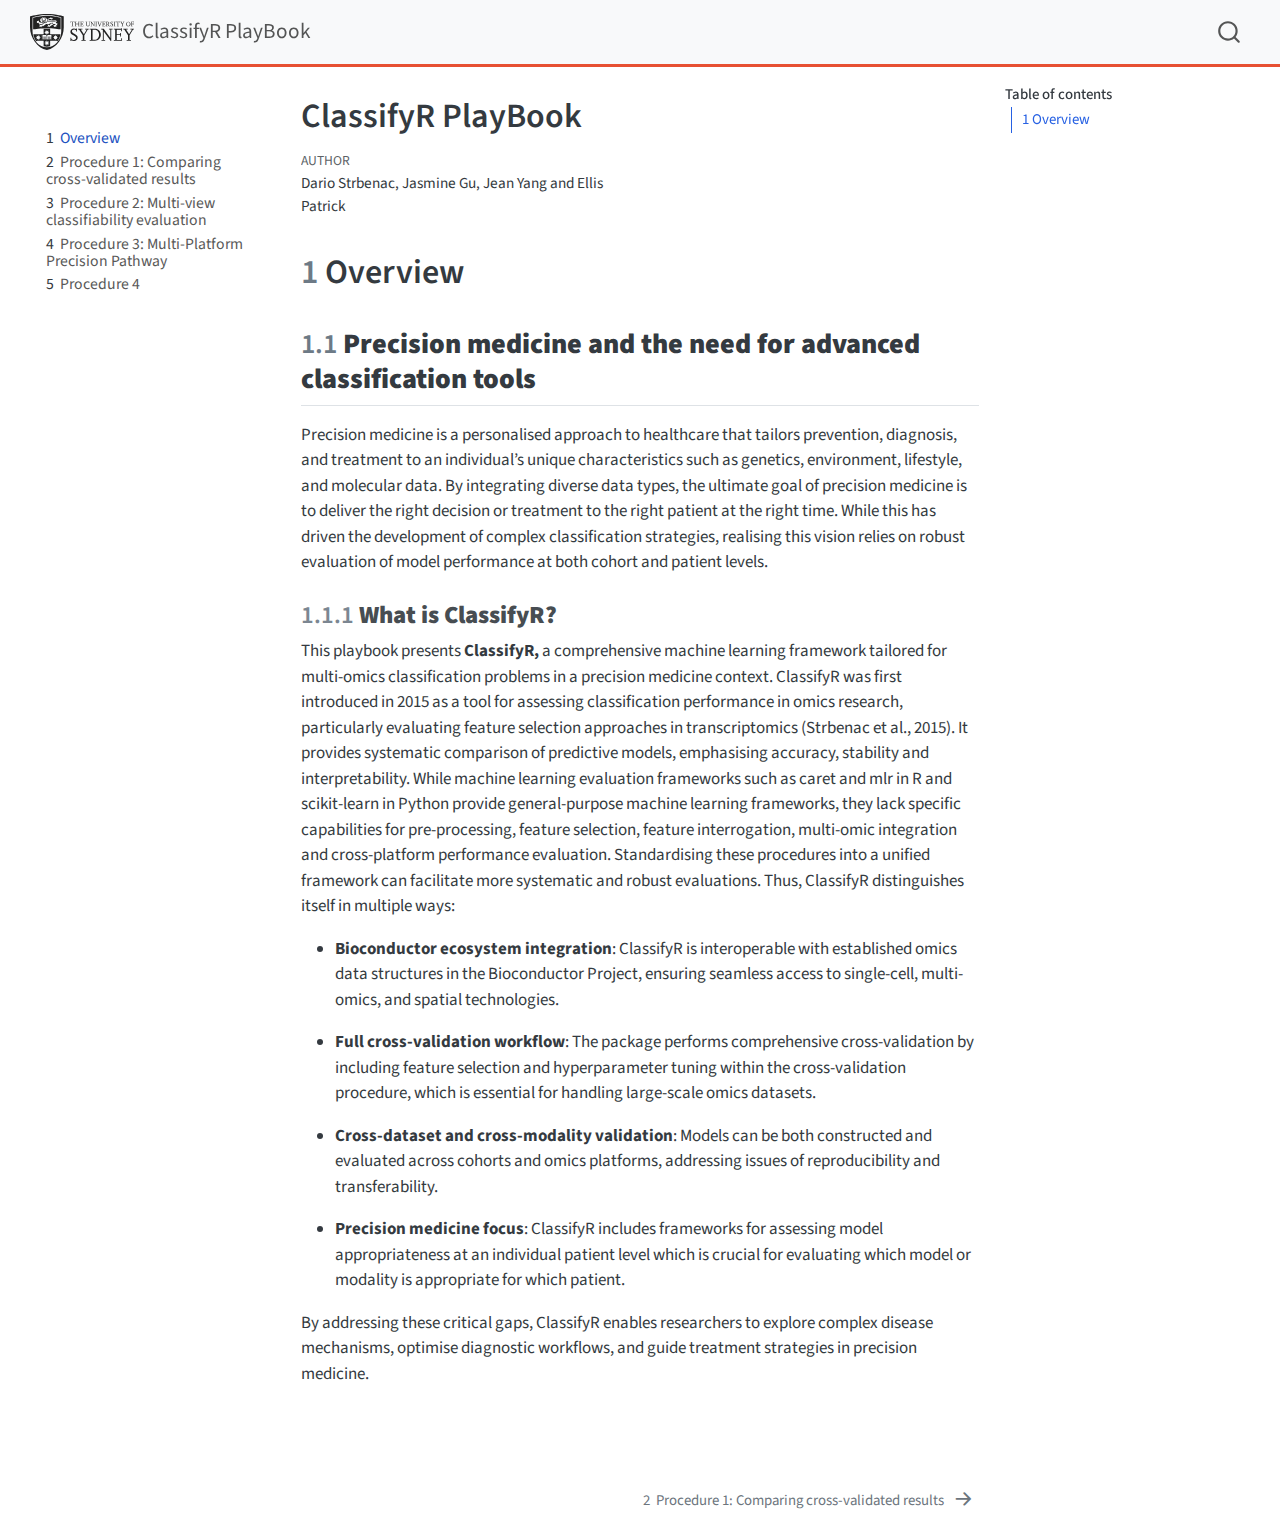
<file: index.html>
<!DOCTYPE html>
<html xmlns="http://www.w3.org/1999/xhtml" lang="en" xml:lang="en"><head>

<meta charset="utf-8">
<meta name="generator" content="quarto-1.7.32">

<meta name="viewport" content="width=device-width, initial-scale=1.0, user-scalable=yes">

<meta name="author" content="Dario Strbenac, Jasmine Gu, Jean Yang and Ellis Patrick">

<title>ClassifyR PlayBook</title>
<style>
code{white-space: pre-wrap;}
span.smallcaps{font-variant: small-caps;}
div.columns{display: flex; gap: min(4vw, 1.5em);}
div.column{flex: auto; overflow-x: auto;}
div.hanging-indent{margin-left: 1.5em; text-indent: -1.5em;}
ul.task-list{list-style: none;}
ul.task-list li input[type="checkbox"] {
  width: 0.8em;
  margin: 0 0.8em 0.2em -1em; /* quarto-specific, see https://github.com/quarto-dev/quarto-cli/issues/4556 */ 
  vertical-align: middle;
}
</style>


<script src="site_libs/quarto-nav/quarto-nav.js"></script>
<script src="site_libs/quarto-nav/headroom.min.js"></script>
<script src="site_libs/clipboard/clipboard.min.js"></script>
<script src="site_libs/quarto-search/autocomplete.umd.js"></script>
<script src="site_libs/quarto-search/fuse.min.js"></script>
<script src="site_libs/quarto-search/quarto-search.js"></script>
<meta name="quarto:offset" content="./">
<link href="./Procedure1.html" rel="next">
<script src="site_libs/quarto-html/quarto.js" type="module"></script>
<script src="site_libs/quarto-html/tabsets/tabsets.js" type="module"></script>
<script src="site_libs/quarto-html/popper.min.js"></script>
<script src="site_libs/quarto-html/tippy.umd.min.js"></script>
<script src="site_libs/quarto-html/anchor.min.js"></script>
<link href="site_libs/quarto-html/tippy.css" rel="stylesheet">
<link href="site_libs/quarto-html/quarto-syntax-highlighting-37eea08aefeeee20ff55810ff984fec1.css" rel="stylesheet" id="quarto-text-highlighting-styles">
<script src="site_libs/bootstrap/bootstrap.min.js"></script>
<link href="site_libs/bootstrap/bootstrap-icons.css" rel="stylesheet">
<link href="site_libs/bootstrap/bootstrap-6462ab9da314c9146ffbe60ba33094ac.min.css" rel="stylesheet" append-hash="true" id="quarto-bootstrap" data-mode="light">
<script id="quarto-search-options" type="application/json">{
  "location": "navbar",
  "copy-button": false,
  "collapse-after": 3,
  "panel-placement": "end",
  "type": "overlay",
  "limit": 50,
  "keyboard-shortcut": [
    "f",
    "/",
    "s"
  ],
  "show-item-context": false,
  "language": {
    "search-no-results-text": "No results",
    "search-matching-documents-text": "matching documents",
    "search-copy-link-title": "Copy link to search",
    "search-hide-matches-text": "Hide additional matches",
    "search-more-match-text": "more match in this document",
    "search-more-matches-text": "more matches in this document",
    "search-clear-button-title": "Clear",
    "search-text-placeholder": "",
    "search-detached-cancel-button-title": "Cancel",
    "search-submit-button-title": "Submit",
    "search-label": "Search"
  }
}</script>


<link rel="stylesheet" href="styles.css">
</head>

<body class="nav-sidebar floating nav-fixed quarto-light">

<div id="quarto-search-results"></div>
  <header id="quarto-header" class="headroom fixed-top">
    <nav class="navbar navbar-expand-lg " data-bs-theme="dark">
      <div class="navbar-container container-fluid">
      <div class="navbar-brand-container mx-auto">
    <a href="./index.html" class="navbar-brand navbar-brand-logo">
    <img src="./images/USydLogo.svg" alt="" class="navbar-logo">
    </a>
    <a class="navbar-brand" href="./index.html">
    <span class="navbar-title">ClassifyR PlayBook</span>
    </a>
  </div>
        <div class="quarto-navbar-tools tools-end">
</div>
          <div id="quarto-search" class="" title="Search"></div>
      </div> <!-- /container-fluid -->
    </nav>
  <nav class="quarto-secondary-nav">
    <div class="container-fluid d-flex">
      <button type="button" class="quarto-btn-toggle btn" data-bs-toggle="collapse" role="button" data-bs-target=".quarto-sidebar-collapse-item" aria-controls="quarto-sidebar" aria-expanded="false" aria-label="Toggle sidebar navigation" onclick="if (window.quartoToggleHeadroom) { window.quartoToggleHeadroom(); }">
        <i class="bi bi-layout-text-sidebar-reverse"></i>
      </button>
        <nav class="quarto-page-breadcrumbs" aria-label="breadcrumb"><ol class="breadcrumb"><li class="breadcrumb-item"><a href="./index.html"><span class="chapter-number">1</span>&nbsp; <span class="chapter-title">Overview</span></a></li></ol></nav>
        <a class="flex-grow-1" role="navigation" data-bs-toggle="collapse" data-bs-target=".quarto-sidebar-collapse-item" aria-controls="quarto-sidebar" aria-expanded="false" aria-label="Toggle sidebar navigation" onclick="if (window.quartoToggleHeadroom) { window.quartoToggleHeadroom(); }">      
        </a>
      <button type="button" class="btn quarto-search-button" aria-label="Search" onclick="window.quartoOpenSearch();">
        <i class="bi bi-search"></i>
      </button>
    </div>
  </nav>
</header>
<!-- content -->
<div id="quarto-content" class="quarto-container page-columns page-rows-contents page-layout-article page-navbar">
<!-- sidebar -->
  <nav id="quarto-sidebar" class="sidebar collapse collapse-horizontal quarto-sidebar-collapse-item sidebar-navigation floating overflow-auto">
        <div class="mt-2 flex-shrink-0 align-items-center">
        <div class="sidebar-search">
        <div id="quarto-search" class="" title="Search"></div>
        </div>
        </div>
    <div class="sidebar-menu-container"> 
    <ul class="list-unstyled mt-1">
        <li class="sidebar-item">
  <div class="sidebar-item-container"> 
  <a href="./index.html" class="sidebar-item-text sidebar-link active">
 <span class="menu-text"><span class="chapter-number">1</span>&nbsp; <span class="chapter-title">Overview</span></span></a>
  </div>
</li>
        <li class="sidebar-item">
  <div class="sidebar-item-container"> 
  <a href="./Procedure1.html" class="sidebar-item-text sidebar-link">
 <span class="menu-text"><span class="chapter-number">2</span>&nbsp; <span class="chapter-title">Procedure 1: Comparing cross-validated results</span></span></a>
  </div>
</li>
        <li class="sidebar-item">
  <div class="sidebar-item-container"> 
  <a href="./Procedure2.html" class="sidebar-item-text sidebar-link">
 <span class="menu-text"><span class="chapter-number">3</span>&nbsp; <span class="chapter-title">Procedure 2: Multi-view classifiability evaluation</span></span></a>
  </div>
</li>
        <li class="sidebar-item">
  <div class="sidebar-item-container"> 
  <a href="./Procedure3.html" class="sidebar-item-text sidebar-link">
 <span class="menu-text"><span class="chapter-number">4</span>&nbsp; <span class="chapter-title">Procedure 3: Multi-Platform Precision Pathway</span></span></a>
  </div>
</li>
        <li class="sidebar-item">
  <div class="sidebar-item-container"> 
  <a href="./Procedure4.html" class="sidebar-item-text sidebar-link">
 <span class="menu-text"><span class="chapter-number">5</span>&nbsp; <span class="chapter-title">Procedure 4</span></span></a>
  </div>
</li>
    </ul>
    </div>
</nav>
<div id="quarto-sidebar-glass" class="quarto-sidebar-collapse-item" data-bs-toggle="collapse" data-bs-target=".quarto-sidebar-collapse-item"></div>
<!-- margin-sidebar -->
    <div id="quarto-margin-sidebar" class="sidebar margin-sidebar">
        <nav id="TOC" role="doc-toc" class="toc-active">
    <h2 id="toc-title">Table of contents</h2>
   
  <ul>
  <li><a href="#overview" id="toc-overview" class="nav-link active" data-scroll-target="#overview"><span class="header-section-number">1</span> Overview</a>
  <ul class="collapse">
  <li><a href="#precision-medicine-and-the-need-for-advanced-classification-tools" id="toc-precision-medicine-and-the-need-for-advanced-classification-tools" class="nav-link" data-scroll-target="#precision-medicine-and-the-need-for-advanced-classification-tools"><span class="header-section-number">1.1</span> <strong>Precision medicine and the need for advanced classification tools</strong></a>
  <ul class="collapse">
  <li><a href="#what-is-classifyr" id="toc-what-is-classifyr" class="nav-link" data-scroll-target="#what-is-classifyr"><span class="header-section-number">1.1.1</span> <strong>What is ClassifyR?</strong></a></li>
  </ul></li>
  </ul></li>
  </ul>
</nav>
    </div>
<!-- main -->
<main class="content" id="quarto-document-content">

<header id="title-block-header" class="quarto-title-block default">
<div class="quarto-title">
<h1 class="title">ClassifyR PlayBook</h1>
</div>



<div class="quarto-title-meta">

    <div>
    <div class="quarto-title-meta-heading">Author</div>
    <div class="quarto-title-meta-contents">
             <p>Dario Strbenac, Jasmine Gu, Jean Yang and Ellis Patrick </p>
          </div>
  </div>
    
  
    
  </div>
  


</header>


<section id="overview" class="level1" data-number="1">
<h1 data-number="1"><span class="header-section-number">1</span> Overview</h1>
<section id="precision-medicine-and-the-need-for-advanced-classification-tools" class="level2" data-number="1.1">
<h2 data-number="1.1" class="anchored" data-anchor-id="precision-medicine-and-the-need-for-advanced-classification-tools"><span class="header-section-number">1.1</span> <strong>Precision medicine and the need for advanced classification tools</strong></h2>
<p>Precision medicine is a personalised approach to healthcare that tailors prevention, diagnosis, and treatment to an individual’s unique characteristics such as genetics, environment, lifestyle, and molecular data. By integrating diverse data types, the ultimate goal of precision medicine is to deliver the right decision or treatment to the right patient at the right time. While this has driven the development of complex classification strategies, realising this vision relies on robust evaluation of model performance at both cohort and patient levels.&nbsp;</p>
<section id="what-is-classifyr" class="level3" data-number="1.1.1">
<h3 data-number="1.1.1" class="anchored" data-anchor-id="what-is-classifyr"><span class="header-section-number">1.1.1</span> <strong>What is ClassifyR?</strong></h3>
<p>This playbook presents <strong>ClassifyR,</strong> a comprehensive machine learning framework tailored for multi-omics classification problems in a precision medicine context. ClassifyR was first introduced in 2015 as a tool for assessing classification performance in omics research, particularly evaluating feature selection approaches in transcriptomics (Strbenac et al., 2015). It provides systematic comparison of predictive models, emphasising accuracy, stability and interpretability. While machine learning evaluation frameworks such as caret and mlr in R and scikit-learn in Python provide general-purpose machine learning frameworks, they lack specific capabilities for pre-processing, feature selection, feature interrogation, multi-omic integration and cross-platform performance evaluation. Standardising these procedures into a unified framework can facilitate more systematic and robust evaluations. Thus, ClassifyR distinguishes itself in multiple ways:</p>
<ul>
<li><p><strong>Bioconductor ecosystem integration</strong>: ClassifyR is interoperable with established omics data structures in the Bioconductor Project, ensuring seamless access to single-cell, multi-omics, and spatial technologies.</p></li>
<li><p><strong>Full cross-validation workflow</strong>: The package performs comprehensive cross-validation by including feature selection and hyperparameter tuning within the cross-validation procedure, which is essential for handling large-scale omics datasets.</p></li>
<li><p><strong>Cross-dataset and cross-modality validation</strong>: Models can be both constructed and evaluated across cohorts and omics platforms, addressing issues of reproducibility and transferability.</p></li>
<li><p><strong>Precision medicine focus</strong>: ClassifyR includes frameworks for assessing model appropriateness at an individual patient level which is crucial for evaluating which model or modality is appropriate for which patient.</p></li>
</ul>
<p>By addressing these critical gaps, ClassifyR enables researchers to explore complex disease mechanisms, optimise diagnostic workflows, and guide treatment strategies in precision medicine.</p>
<p><br>
</p>


</section>
</section>
</section>

</main> <!-- /main -->
<script id="quarto-html-after-body" type="application/javascript">
  window.document.addEventListener("DOMContentLoaded", function (event) {
    const icon = "";
    const anchorJS = new window.AnchorJS();
    anchorJS.options = {
      placement: 'right',
      icon: icon
    };
    anchorJS.add('.anchored');
    const isCodeAnnotation = (el) => {
      for (const clz of el.classList) {
        if (clz.startsWith('code-annotation-')) {                     
          return true;
        }
      }
      return false;
    }
    const onCopySuccess = function(e) {
      // button target
      const button = e.trigger;
      // don't keep focus
      button.blur();
      // flash "checked"
      button.classList.add('code-copy-button-checked');
      var currentTitle = button.getAttribute("title");
      button.setAttribute("title", "Copied!");
      let tooltip;
      if (window.bootstrap) {
        button.setAttribute("data-bs-toggle", "tooltip");
        button.setAttribute("data-bs-placement", "left");
        button.setAttribute("data-bs-title", "Copied!");
        tooltip = new bootstrap.Tooltip(button, 
          { trigger: "manual", 
            customClass: "code-copy-button-tooltip",
            offset: [0, -8]});
        tooltip.show();    
      }
      setTimeout(function() {
        if (tooltip) {
          tooltip.hide();
          button.removeAttribute("data-bs-title");
          button.removeAttribute("data-bs-toggle");
          button.removeAttribute("data-bs-placement");
        }
        button.setAttribute("title", currentTitle);
        button.classList.remove('code-copy-button-checked');
      }, 1000);
      // clear code selection
      e.clearSelection();
    }
    const getTextToCopy = function(trigger) {
        const codeEl = trigger.previousElementSibling.cloneNode(true);
        for (const childEl of codeEl.children) {
          if (isCodeAnnotation(childEl)) {
            childEl.remove();
          }
        }
        return codeEl.innerText;
    }
    const clipboard = new window.ClipboardJS('.code-copy-button:not([data-in-quarto-modal])', {
      text: getTextToCopy
    });
    clipboard.on('success', onCopySuccess);
    if (window.document.getElementById('quarto-embedded-source-code-modal')) {
      const clipboardModal = new window.ClipboardJS('.code-copy-button[data-in-quarto-modal]', {
        text: getTextToCopy,
        container: window.document.getElementById('quarto-embedded-source-code-modal')
      });
      clipboardModal.on('success', onCopySuccess);
    }
      var localhostRegex = new RegExp(/^(?:http|https):\/\/localhost\:?[0-9]*\//);
      var mailtoRegex = new RegExp(/^mailto:/);
        var filterRegex = new RegExp('/' + window.location.host + '/');
      var isInternal = (href) => {
          return filterRegex.test(href) || localhostRegex.test(href) || mailtoRegex.test(href);
      }
      // Inspect non-navigation links and adorn them if external
     var links = window.document.querySelectorAll('a[href]:not(.nav-link):not(.navbar-brand):not(.toc-action):not(.sidebar-link):not(.sidebar-item-toggle):not(.pagination-link):not(.no-external):not([aria-hidden]):not(.dropdown-item):not(.quarto-navigation-tool):not(.about-link)');
      for (var i=0; i<links.length; i++) {
        const link = links[i];
        if (!isInternal(link.href)) {
          // undo the damage that might have been done by quarto-nav.js in the case of
          // links that we want to consider external
          if (link.dataset.originalHref !== undefined) {
            link.href = link.dataset.originalHref;
          }
        }
      }
    function tippyHover(el, contentFn, onTriggerFn, onUntriggerFn) {
      const config = {
        allowHTML: true,
        maxWidth: 500,
        delay: 100,
        arrow: false,
        appendTo: function(el) {
            return el.parentElement;
        },
        interactive: true,
        interactiveBorder: 10,
        theme: 'quarto',
        placement: 'bottom-start',
      };
      if (contentFn) {
        config.content = contentFn;
      }
      if (onTriggerFn) {
        config.onTrigger = onTriggerFn;
      }
      if (onUntriggerFn) {
        config.onUntrigger = onUntriggerFn;
      }
      window.tippy(el, config); 
    }
    const noterefs = window.document.querySelectorAll('a[role="doc-noteref"]');
    for (var i=0; i<noterefs.length; i++) {
      const ref = noterefs[i];
      tippyHover(ref, function() {
        // use id or data attribute instead here
        let href = ref.getAttribute('data-footnote-href') || ref.getAttribute('href');
        try { href = new URL(href).hash; } catch {}
        const id = href.replace(/^#\/?/, "");
        const note = window.document.getElementById(id);
        if (note) {
          return note.innerHTML;
        } else {
          return "";
        }
      });
    }
    const xrefs = window.document.querySelectorAll('a.quarto-xref');
    const processXRef = (id, note) => {
      // Strip column container classes
      const stripColumnClz = (el) => {
        el.classList.remove("page-full", "page-columns");
        if (el.children) {
          for (const child of el.children) {
            stripColumnClz(child);
          }
        }
      }
      stripColumnClz(note)
      if (id === null || id.startsWith('sec-')) {
        // Special case sections, only their first couple elements
        const container = document.createElement("div");
        if (note.children && note.children.length > 2) {
          container.appendChild(note.children[0].cloneNode(true));
          for (let i = 1; i < note.children.length; i++) {
            const child = note.children[i];
            if (child.tagName === "P" && child.innerText === "") {
              continue;
            } else {
              container.appendChild(child.cloneNode(true));
              break;
            }
          }
          if (window.Quarto?.typesetMath) {
            window.Quarto.typesetMath(container);
          }
          return container.innerHTML
        } else {
          if (window.Quarto?.typesetMath) {
            window.Quarto.typesetMath(note);
          }
          return note.innerHTML;
        }
      } else {
        // Remove any anchor links if they are present
        const anchorLink = note.querySelector('a.anchorjs-link');
        if (anchorLink) {
          anchorLink.remove();
        }
        if (window.Quarto?.typesetMath) {
          window.Quarto.typesetMath(note);
        }
        if (note.classList.contains("callout")) {
          return note.outerHTML;
        } else {
          return note.innerHTML;
        }
      }
    }
    for (var i=0; i<xrefs.length; i++) {
      const xref = xrefs[i];
      tippyHover(xref, undefined, function(instance) {
        instance.disable();
        let url = xref.getAttribute('href');
        let hash = undefined; 
        if (url.startsWith('#')) {
          hash = url;
        } else {
          try { hash = new URL(url).hash; } catch {}
        }
        if (hash) {
          const id = hash.replace(/^#\/?/, "");
          const note = window.document.getElementById(id);
          if (note !== null) {
            try {
              const html = processXRef(id, note.cloneNode(true));
              instance.setContent(html);
            } finally {
              instance.enable();
              instance.show();
            }
          } else {
            // See if we can fetch this
            fetch(url.split('#')[0])
            .then(res => res.text())
            .then(html => {
              const parser = new DOMParser();
              const htmlDoc = parser.parseFromString(html, "text/html");
              const note = htmlDoc.getElementById(id);
              if (note !== null) {
                const html = processXRef(id, note);
                instance.setContent(html);
              } 
            }).finally(() => {
              instance.enable();
              instance.show();
            });
          }
        } else {
          // See if we can fetch a full url (with no hash to target)
          // This is a special case and we should probably do some content thinning / targeting
          fetch(url)
          .then(res => res.text())
          .then(html => {
            const parser = new DOMParser();
            const htmlDoc = parser.parseFromString(html, "text/html");
            const note = htmlDoc.querySelector('main.content');
            if (note !== null) {
              // This should only happen for chapter cross references
              // (since there is no id in the URL)
              // remove the first header
              if (note.children.length > 0 && note.children[0].tagName === "HEADER") {
                note.children[0].remove();
              }
              const html = processXRef(null, note);
              instance.setContent(html);
            } 
          }).finally(() => {
            instance.enable();
            instance.show();
          });
        }
      }, function(instance) {
      });
    }
        let selectedAnnoteEl;
        const selectorForAnnotation = ( cell, annotation) => {
          let cellAttr = 'data-code-cell="' + cell + '"';
          let lineAttr = 'data-code-annotation="' +  annotation + '"';
          const selector = 'span[' + cellAttr + '][' + lineAttr + ']';
          return selector;
        }
        const selectCodeLines = (annoteEl) => {
          const doc = window.document;
          const targetCell = annoteEl.getAttribute("data-target-cell");
          const targetAnnotation = annoteEl.getAttribute("data-target-annotation");
          const annoteSpan = window.document.querySelector(selectorForAnnotation(targetCell, targetAnnotation));
          const lines = annoteSpan.getAttribute("data-code-lines").split(",");
          const lineIds = lines.map((line) => {
            return targetCell + "-" + line;
          })
          let top = null;
          let height = null;
          let parent = null;
          if (lineIds.length > 0) {
              //compute the position of the single el (top and bottom and make a div)
              const el = window.document.getElementById(lineIds[0]);
              top = el.offsetTop;
              height = el.offsetHeight;
              parent = el.parentElement.parentElement;
            if (lineIds.length > 1) {
              const lastEl = window.document.getElementById(lineIds[lineIds.length - 1]);
              const bottom = lastEl.offsetTop + lastEl.offsetHeight;
              height = bottom - top;
            }
            if (top !== null && height !== null && parent !== null) {
              // cook up a div (if necessary) and position it 
              let div = window.document.getElementById("code-annotation-line-highlight");
              if (div === null) {
                div = window.document.createElement("div");
                div.setAttribute("id", "code-annotation-line-highlight");
                div.style.position = 'absolute';
                parent.appendChild(div);
              }
              div.style.top = top - 2 + "px";
              div.style.height = height + 4 + "px";
              div.style.left = 0;
              let gutterDiv = window.document.getElementById("code-annotation-line-highlight-gutter");
              if (gutterDiv === null) {
                gutterDiv = window.document.createElement("div");
                gutterDiv.setAttribute("id", "code-annotation-line-highlight-gutter");
                gutterDiv.style.position = 'absolute';
                const codeCell = window.document.getElementById(targetCell);
                const gutter = codeCell.querySelector('.code-annotation-gutter');
                gutter.appendChild(gutterDiv);
              }
              gutterDiv.style.top = top - 2 + "px";
              gutterDiv.style.height = height + 4 + "px";
            }
            selectedAnnoteEl = annoteEl;
          }
        };
        const unselectCodeLines = () => {
          const elementsIds = ["code-annotation-line-highlight", "code-annotation-line-highlight-gutter"];
          elementsIds.forEach((elId) => {
            const div = window.document.getElementById(elId);
            if (div) {
              div.remove();
            }
          });
          selectedAnnoteEl = undefined;
        };
          // Handle positioning of the toggle
      window.addEventListener(
        "resize",
        throttle(() => {
          elRect = undefined;
          if (selectedAnnoteEl) {
            selectCodeLines(selectedAnnoteEl);
          }
        }, 10)
      );
      function throttle(fn, ms) {
      let throttle = false;
      let timer;
        return (...args) => {
          if(!throttle) { // first call gets through
              fn.apply(this, args);
              throttle = true;
          } else { // all the others get throttled
              if(timer) clearTimeout(timer); // cancel #2
              timer = setTimeout(() => {
                fn.apply(this, args);
                timer = throttle = false;
              }, ms);
          }
        };
      }
        // Attach click handler to the DT
        const annoteDls = window.document.querySelectorAll('dt[data-target-cell]');
        for (const annoteDlNode of annoteDls) {
          annoteDlNode.addEventListener('click', (event) => {
            const clickedEl = event.target;
            if (clickedEl !== selectedAnnoteEl) {
              unselectCodeLines();
              const activeEl = window.document.querySelector('dt[data-target-cell].code-annotation-active');
              if (activeEl) {
                activeEl.classList.remove('code-annotation-active');
              }
              selectCodeLines(clickedEl);
              clickedEl.classList.add('code-annotation-active');
            } else {
              // Unselect the line
              unselectCodeLines();
              clickedEl.classList.remove('code-annotation-active');
            }
          });
        }
    const findCites = (el) => {
      const parentEl = el.parentElement;
      if (parentEl) {
        const cites = parentEl.dataset.cites;
        if (cites) {
          return {
            el,
            cites: cites.split(' ')
          };
        } else {
          return findCites(el.parentElement)
        }
      } else {
        return undefined;
      }
    };
    var bibliorefs = window.document.querySelectorAll('a[role="doc-biblioref"]');
    for (var i=0; i<bibliorefs.length; i++) {
      const ref = bibliorefs[i];
      const citeInfo = findCites(ref);
      if (citeInfo) {
        tippyHover(citeInfo.el, function() {
          var popup = window.document.createElement('div');
          citeInfo.cites.forEach(function(cite) {
            var citeDiv = window.document.createElement('div');
            citeDiv.classList.add('hanging-indent');
            citeDiv.classList.add('csl-entry');
            var biblioDiv = window.document.getElementById('ref-' + cite);
            if (biblioDiv) {
              citeDiv.innerHTML = biblioDiv.innerHTML;
            }
            popup.appendChild(citeDiv);
          });
          return popup.innerHTML;
        });
      }
    }
  });
  </script>
<nav class="page-navigation">
  <div class="nav-page nav-page-previous">
  </div>
  <div class="nav-page nav-page-next">
      <a href="./Procedure1.html" class="pagination-link" aria-label="Procedure 1: Comparing cross-validated results">
        <span class="nav-page-text"><span class="chapter-number">2</span>&nbsp; <span class="chapter-title">Procedure 1: Comparing cross-validated results</span></span> <i class="bi bi-arrow-right-short"></i>
      </a>
  </div>
</nav>
</div> <!-- /content -->




</body></html>
</file>
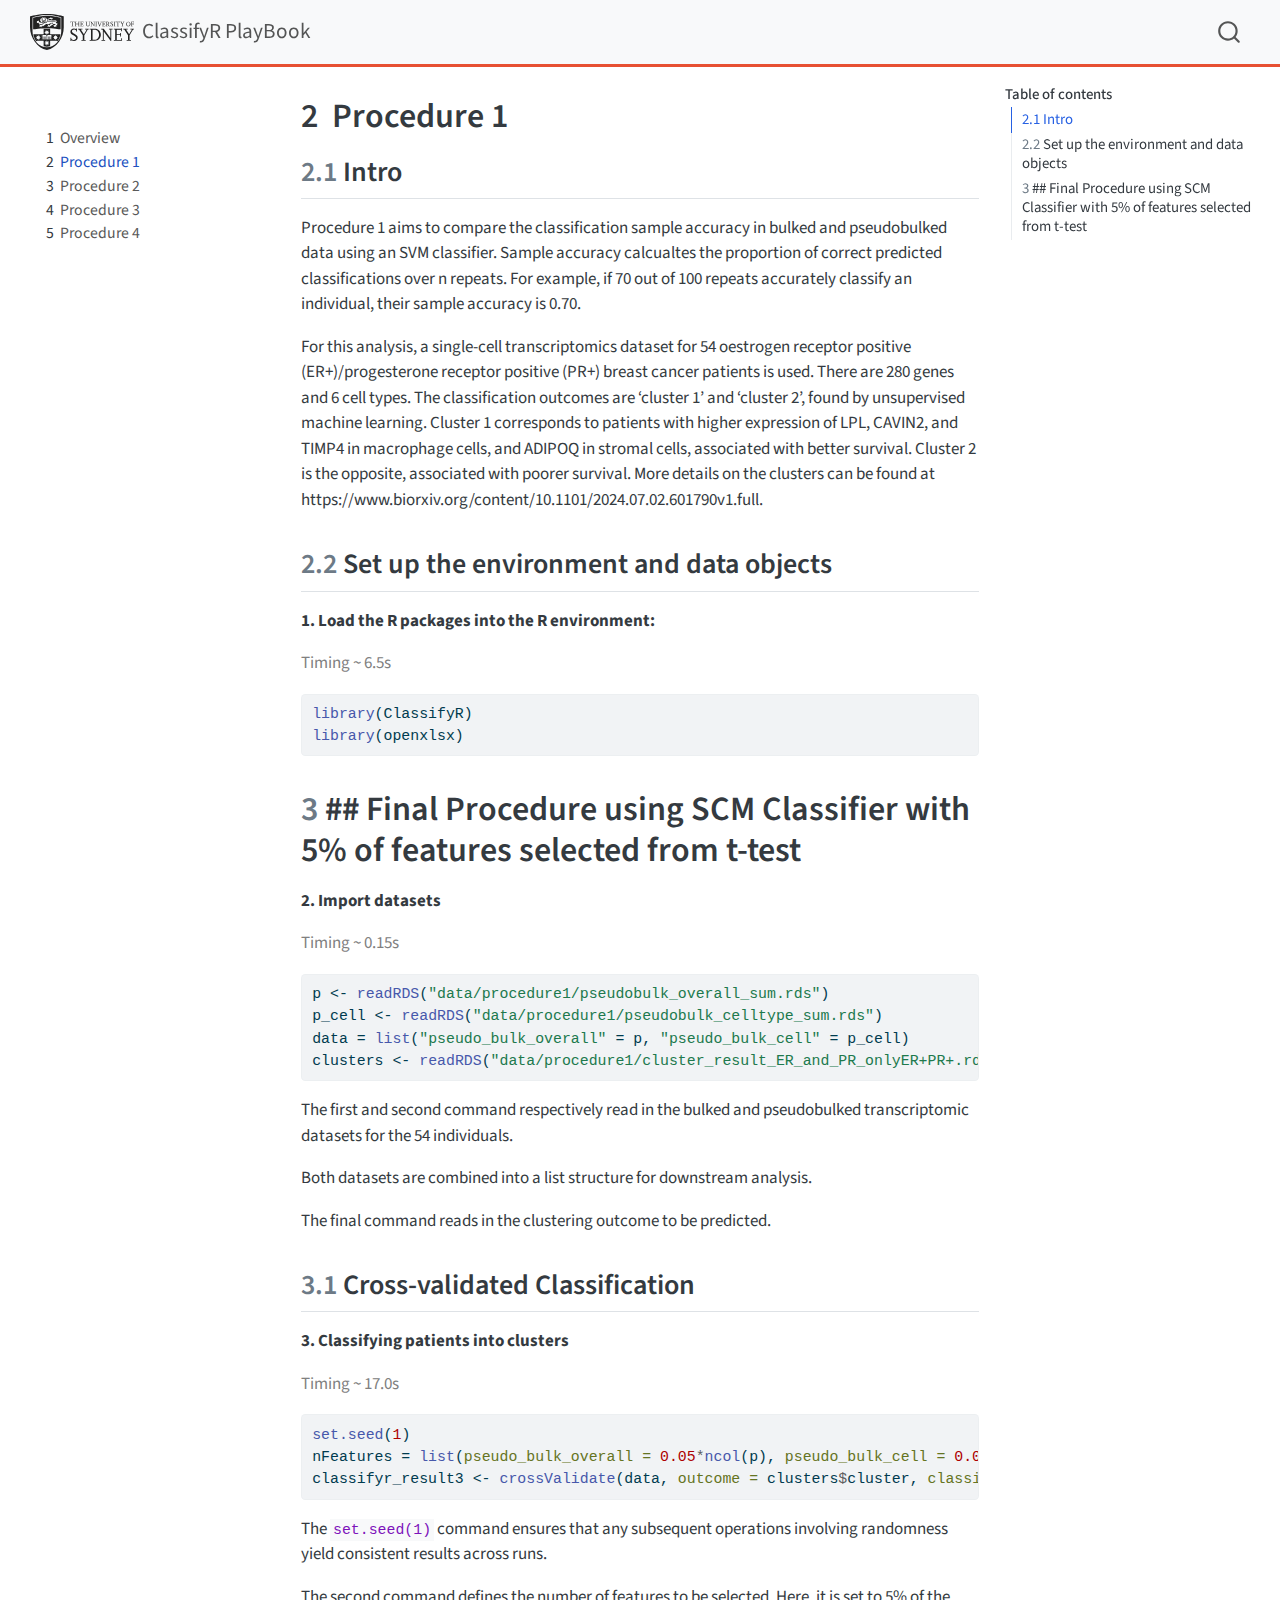
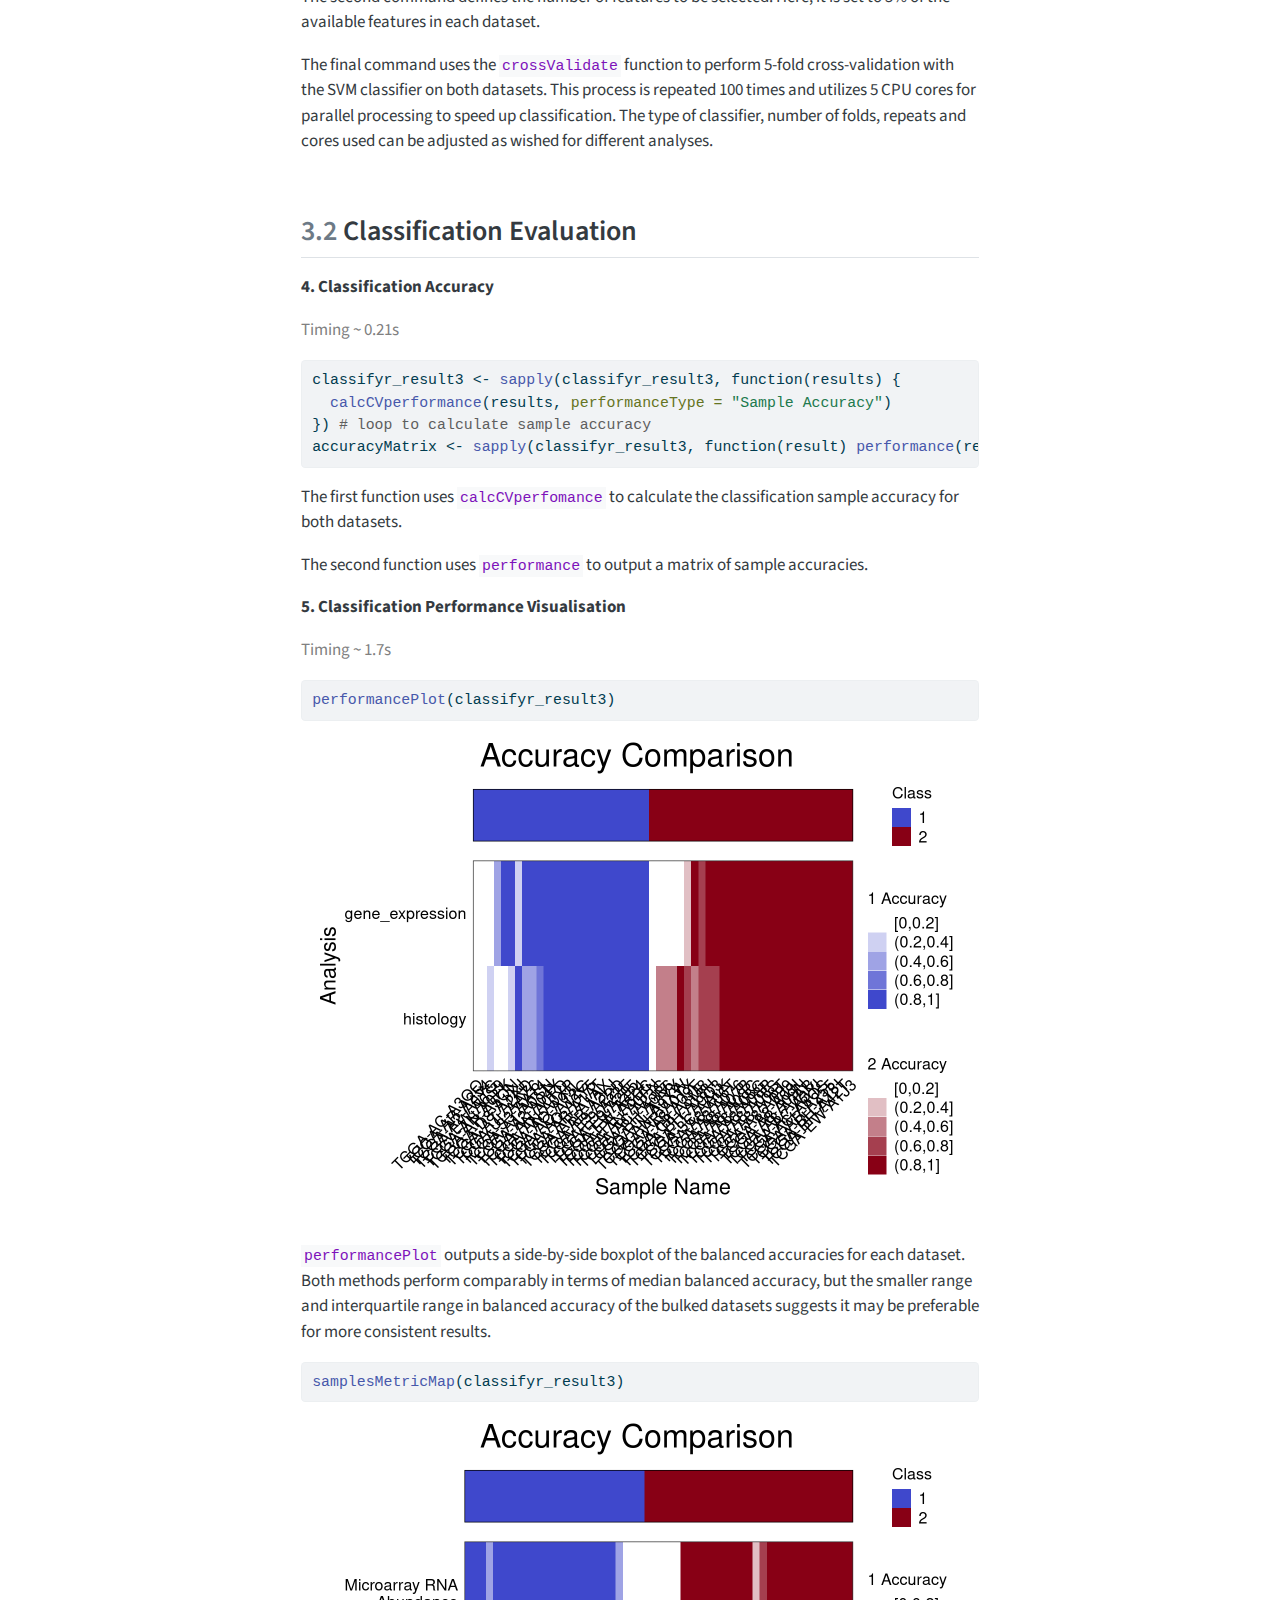
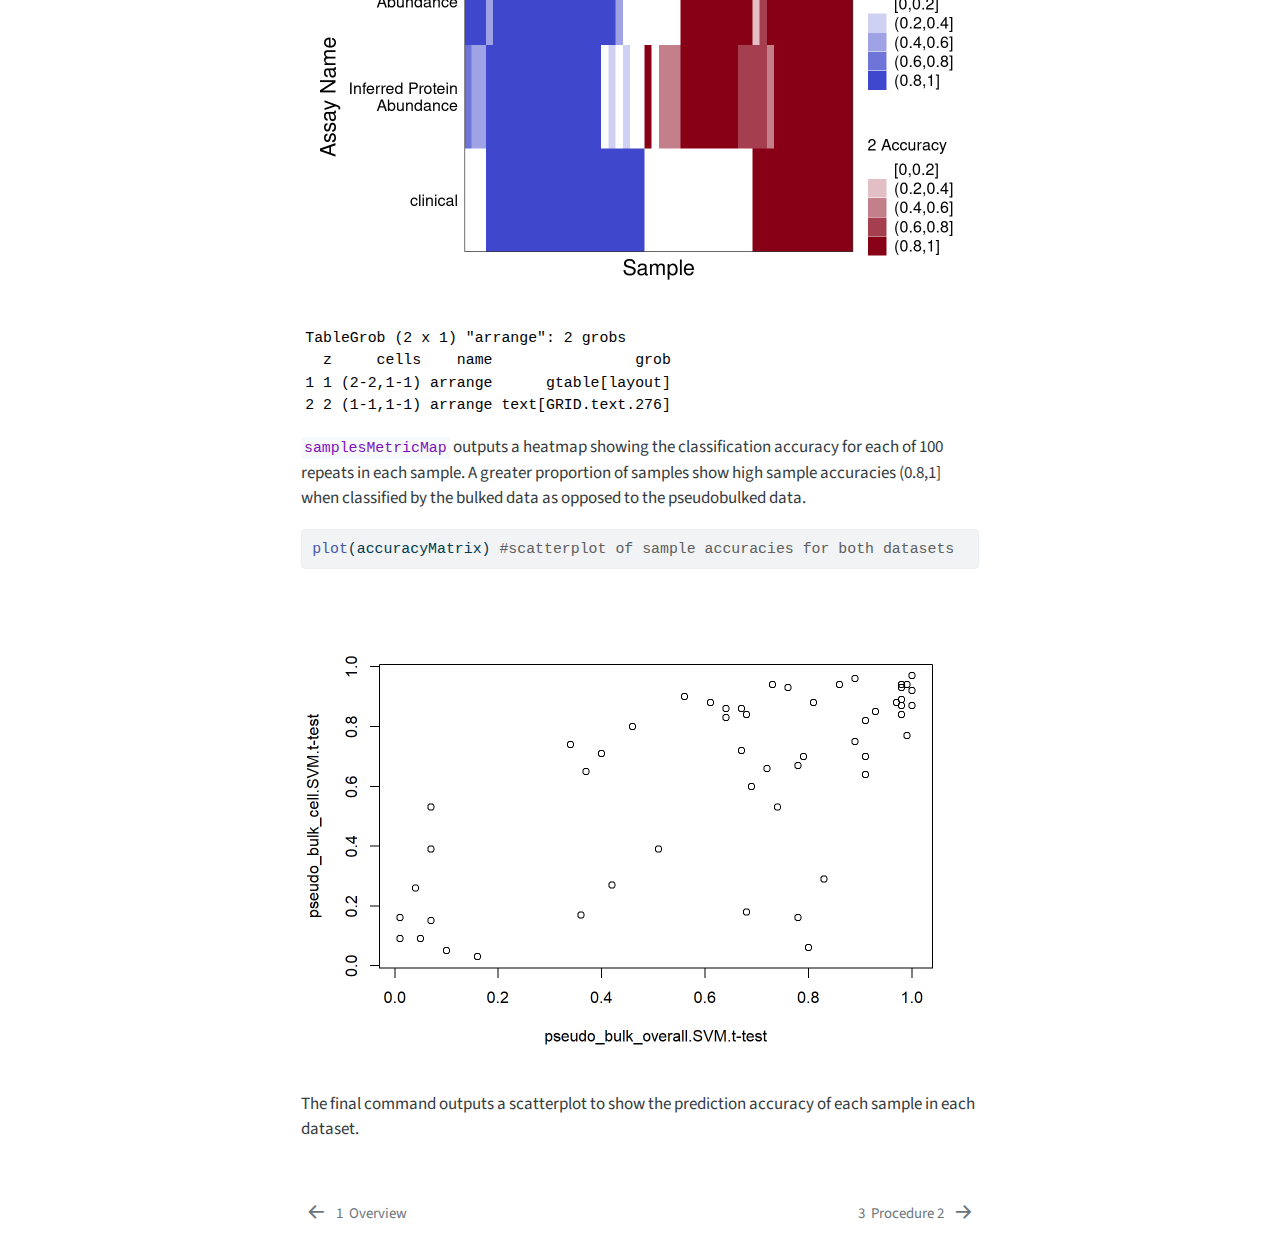
<file: Procedure1.html>
<!DOCTYPE html>
<html xmlns="http://www.w3.org/1999/xhtml" lang="en" xml:lang="en"><head>

<meta charset="utf-8">
<meta name="generator" content="quarto-1.4.550">

<meta name="viewport" content="width=device-width, initial-scale=1.0, user-scalable=yes">


<title>ClassifyR PlayBook - 2&nbsp; Procedure 1</title>
<style>
code{white-space: pre-wrap;}
span.smallcaps{font-variant: small-caps;}
div.columns{display: flex; gap: min(4vw, 1.5em);}
div.column{flex: auto; overflow-x: auto;}
div.hanging-indent{margin-left: 1.5em; text-indent: -1.5em;}
ul.task-list{list-style: none;}
ul.task-list li input[type="checkbox"] {
  width: 0.8em;
  margin: 0 0.8em 0.2em -1em; /* quarto-specific, see https://github.com/quarto-dev/quarto-cli/issues/4556 */ 
  vertical-align: middle;
}
/* CSS for syntax highlighting */
pre > code.sourceCode { white-space: pre; position: relative; }
pre > code.sourceCode > span { line-height: 1.25; }
pre > code.sourceCode > span:empty { height: 1.2em; }
.sourceCode { overflow: visible; }
code.sourceCode > span { color: inherit; text-decoration: inherit; }
div.sourceCode { margin: 1em 0; }
pre.sourceCode { margin: 0; }
@media screen {
div.sourceCode { overflow: auto; }
}
@media print {
pre > code.sourceCode { white-space: pre-wrap; }
pre > code.sourceCode > span { text-indent: -5em; padding-left: 5em; }
}
pre.numberSource code
  { counter-reset: source-line 0; }
pre.numberSource code > span
  { position: relative; left: -4em; counter-increment: source-line; }
pre.numberSource code > span > a:first-child::before
  { content: counter(source-line);
    position: relative; left: -1em; text-align: right; vertical-align: baseline;
    border: none; display: inline-block;
    -webkit-touch-callout: none; -webkit-user-select: none;
    -khtml-user-select: none; -moz-user-select: none;
    -ms-user-select: none; user-select: none;
    padding: 0 4px; width: 4em;
  }
pre.numberSource { margin-left: 3em;  padding-left: 4px; }
div.sourceCode
  {   }
@media screen {
pre > code.sourceCode > span > a:first-child::before { text-decoration: underline; }
}
</style>


<script src="site_libs/quarto-nav/quarto-nav.js"></script>
<script src="site_libs/quarto-nav/headroom.min.js"></script>
<script src="site_libs/clipboard/clipboard.min.js"></script>
<script src="site_libs/quarto-search/autocomplete.umd.js"></script>
<script src="site_libs/quarto-search/fuse.min.js"></script>
<script src="site_libs/quarto-search/quarto-search.js"></script>
<meta name="quarto:offset" content="./">
<link href="./Procedure2.html" rel="next">
<link href="./index.html" rel="prev">
<script src="site_libs/quarto-html/quarto.js"></script>
<script src="site_libs/quarto-html/popper.min.js"></script>
<script src="site_libs/quarto-html/tippy.umd.min.js"></script>
<script src="site_libs/quarto-html/anchor.min.js"></script>
<link href="site_libs/quarto-html/tippy.css" rel="stylesheet">
<link href="site_libs/quarto-html/quarto-syntax-highlighting.css" rel="stylesheet" id="quarto-text-highlighting-styles">
<script src="site_libs/bootstrap/bootstrap.min.js"></script>
<link href="site_libs/bootstrap/bootstrap-icons.css" rel="stylesheet">
<link href="site_libs/bootstrap/bootstrap.min.css" rel="stylesheet" id="quarto-bootstrap" data-mode="light">
<script id="quarto-search-options" type="application/json">{
  "location": "navbar",
  "copy-button": false,
  "collapse-after": 3,
  "panel-placement": "end",
  "type": "overlay",
  "limit": 50,
  "keyboard-shortcut": [
    "f",
    "/",
    "s"
  ],
  "show-item-context": false,
  "language": {
    "search-no-results-text": "No results",
    "search-matching-documents-text": "matching documents",
    "search-copy-link-title": "Copy link to search",
    "search-hide-matches-text": "Hide additional matches",
    "search-more-match-text": "more match in this document",
    "search-more-matches-text": "more matches in this document",
    "search-clear-button-title": "Clear",
    "search-text-placeholder": "",
    "search-detached-cancel-button-title": "Cancel",
    "search-submit-button-title": "Submit",
    "search-label": "Search"
  }
}</script>


<link rel="stylesheet" href="styles.css">
</head>

<body class="nav-sidebar floating nav-fixed">

<div id="quarto-search-results"></div>
  <header id="quarto-header" class="headroom fixed-top">
    <nav class="navbar navbar-expand-lg " data-bs-theme="dark">
      <div class="navbar-container container-fluid">
      <div class="navbar-brand-container mx-auto">
    <a href="./index.html" class="navbar-brand navbar-brand-logo">
    <img src="./images/USydLogo.svg" alt="" class="navbar-logo">
    </a>
    <a class="navbar-brand" href="./index.html">
    <span class="navbar-title">ClassifyR PlayBook</span>
    </a>
  </div>
        <div class="quarto-navbar-tools">
</div>
          <div id="quarto-search" class="" title="Search"></div>
      </div> <!-- /container-fluid -->
    </nav>
  <nav class="quarto-secondary-nav">
    <div class="container-fluid d-flex">
      <button type="button" class="quarto-btn-toggle btn" data-bs-toggle="collapse" data-bs-target=".quarto-sidebar-collapse-item" aria-controls="quarto-sidebar" aria-expanded="false" aria-label="Toggle sidebar navigation" onclick="if (window.quartoToggleHeadroom) { window.quartoToggleHeadroom(); }">
        <i class="bi bi-layout-text-sidebar-reverse"></i>
      </button>
        <nav class="quarto-page-breadcrumbs" aria-label="breadcrumb"><ol class="breadcrumb"><li class="breadcrumb-item"><a href="./Procedure1.html"><span class="chapter-number">2</span>&nbsp; <span class="chapter-title">Procedure 1</span></a></li></ol></nav>
        <a class="flex-grow-1" role="button" data-bs-toggle="collapse" data-bs-target=".quarto-sidebar-collapse-item" aria-controls="quarto-sidebar" aria-expanded="false" aria-label="Toggle sidebar navigation" onclick="if (window.quartoToggleHeadroom) { window.quartoToggleHeadroom(); }">      
        </a>
      <button type="button" class="btn quarto-search-button" aria-label="" onclick="window.quartoOpenSearch();">
        <i class="bi bi-search"></i>
      </button>
    </div>
  </nav>
</header>
<!-- content -->
<div id="quarto-content" class="quarto-container page-columns page-rows-contents page-layout-article page-navbar">
<!-- sidebar -->
  <nav id="quarto-sidebar" class="sidebar collapse collapse-horizontal quarto-sidebar-collapse-item sidebar-navigation floating overflow-auto">
        <div class="mt-2 flex-shrink-0 align-items-center">
        <div class="sidebar-search">
        <div id="quarto-search" class="" title="Search"></div>
        </div>
        </div>
    <div class="sidebar-menu-container"> 
    <ul class="list-unstyled mt-1">
        <li class="sidebar-item">
  <div class="sidebar-item-container"> 
  <a href="./index.html" class="sidebar-item-text sidebar-link">
 <span class="menu-text"><span class="chapter-number">1</span>&nbsp; <span class="chapter-title">Overview</span></span></a>
  </div>
</li>
        <li class="sidebar-item">
  <div class="sidebar-item-container"> 
  <a href="./Procedure1.html" class="sidebar-item-text sidebar-link active">
 <span class="menu-text"><span class="chapter-number">2</span>&nbsp; <span class="chapter-title">Procedure 1</span></span></a>
  </div>
</li>
        <li class="sidebar-item">
  <div class="sidebar-item-container"> 
  <a href="./Procedure2.html" class="sidebar-item-text sidebar-link">
 <span class="menu-text"><span class="chapter-number">3</span>&nbsp; <span class="chapter-title">Procedure 2</span></span></a>
  </div>
</li>
        <li class="sidebar-item">
  <div class="sidebar-item-container"> 
  <a href="./Procedure3.html" class="sidebar-item-text sidebar-link">
 <span class="menu-text"><span class="chapter-number">4</span>&nbsp; <span class="chapter-title">Procedure 3</span></span></a>
  </div>
</li>
        <li class="sidebar-item">
  <div class="sidebar-item-container"> 
  <a href="./Procedure4.html" class="sidebar-item-text sidebar-link">
 <span class="menu-text"><span class="chapter-number">5</span>&nbsp; <span class="chapter-title">Procedure 4</span></span></a>
  </div>
</li>
    </ul>
    </div>
</nav>
<div id="quarto-sidebar-glass" class="quarto-sidebar-collapse-item" data-bs-toggle="collapse" data-bs-target=".quarto-sidebar-collapse-item"></div>
<!-- margin-sidebar -->
    <div id="quarto-margin-sidebar" class="sidebar margin-sidebar">
        <nav id="TOC" role="doc-toc" class="toc-active">
    <h2 id="toc-title">Table of contents</h2>
   
  <ul>
  <li><a href="#intro" id="toc-intro" class="nav-link active" data-scroll-target="#intro"><span class="header-section-number">2.1</span> Intro</a></li>
  <li><a href="#set-up-the-environment-and-data-objects" id="toc-set-up-the-environment-and-data-objects" class="nav-link" data-scroll-target="#set-up-the-environment-and-data-objects"><span class="header-section-number">2.2</span> Set up the environment and data objects</a></li>
  <li><a href="#final-procedure-using-scm-classifier-with-5-of-features-selected-from-t-test" id="toc-final-procedure-using-scm-classifier-with-5-of-features-selected-from-t-test" class="nav-link" data-scroll-target="#final-procedure-using-scm-classifier-with-5-of-features-selected-from-t-test"><span class="header-section-number">3</span> ## Final Procedure using SCM Classifier with 5% of features selected from t-test</a>
  <ul class="collapse">
  <li><a href="#cross-validated-classification" id="toc-cross-validated-classification" class="nav-link" data-scroll-target="#cross-validated-classification"><span class="header-section-number">3.1</span> Cross-validated Classification</a></li>
  <li><a href="#classification-evaluation" id="toc-classification-evaluation" class="nav-link" data-scroll-target="#classification-evaluation"><span class="header-section-number">3.2</span> Classification Evaluation</a></li>
  </ul></li>
  </ul>
</nav>
    </div>
<!-- main -->
<main class="content" id="quarto-document-content">

<header id="title-block-header" class="quarto-title-block default">
<div class="quarto-title">
<h1 class="title"><span class="chapter-number">2</span>&nbsp; <span class="chapter-title">Procedure 1</span></h1>
</div>



<div class="quarto-title-meta">

    
  
    
  </div>
  


</header>


<section id="intro" class="level2" data-number="2.1">
<h2 data-number="2.1" class="anchored" data-anchor-id="intro"><span class="header-section-number">2.1</span> Intro</h2>
<p>Procedure 1 aims to compare the classification sample accuracy in bulked and pseudobulked data using an SVM classifier. Sample accuracy calcualtes the proportion of correct predicted classifications over n repeats. For example, if 70 out of 100 repeats accurately classify an individual, their sample accuracy is 0.70.</p>
<p>For this analysis, a single-cell transcriptomics dataset for 54 oestrogen receptor positive (ER+)/progesterone receptor positive (PR+) breast cancer patients is used. There are 280 genes and 6 cell types. The classification outcomes are ‘cluster 1’ and ‘cluster 2’, found by unsupervised machine learning. Cluster 1 corresponds to patients with higher expression of LPL, CAVIN2, and TIMP4 in macrophage cells, and ADIPOQ in stromal cells, associated with better survival. Cluster 2 is the opposite, associated with poorer survival. More details on the clusters can be found at https://www.biorxiv.org/content/10.1101/2024.07.02.601790v1.full.</p>
</section>
<section id="set-up-the-environment-and-data-objects" class="level2" data-number="2.2">
<h2 data-number="2.2" class="anchored" data-anchor-id="set-up-the-environment-and-data-objects"><span class="header-section-number">2.2</span> Set up the environment and data objects</h2>
<p><strong>1. Load the R packages into the R environment:</strong></p>
<p><span style="color: grey;">Timing ~ 6.5s</span></p>
<div class="cell">
<div class="sourceCode cell-code" id="cb1"><pre class="sourceCode r code-with-copy"><code class="sourceCode r"><span id="cb1-1"><a href="#cb1-1" aria-hidden="true" tabindex="-1"></a><span class="fu">library</span>(ClassifyR)</span>
<span id="cb1-2"><a href="#cb1-2" aria-hidden="true" tabindex="-1"></a><span class="fu">library</span>(openxlsx)</span></code><button title="Copy to Clipboard" class="code-copy-button"><i class="bi"></i></button></pre></div>
</div>
</section>
<section id="final-procedure-using-scm-classifier-with-5-of-features-selected-from-t-test" class="level1" data-number="3">
<h1 data-number="3"><span class="header-section-number">3</span> ## Final Procedure using SCM Classifier with 5% of features selected from t-test</h1>
<p><strong>2. Import datasets</strong></p>
<p><span style="color: grey;">Timing ~ 0.15s</span></p>
<div class="cell">
<div class="sourceCode cell-code" id="cb2"><pre class="sourceCode r code-with-copy"><code class="sourceCode r"><span id="cb2-1"><a href="#cb2-1" aria-hidden="true" tabindex="-1"></a>p <span class="ot">&lt;-</span> <span class="fu">readRDS</span>(<span class="st">"data/procedure1/pseudobulk_overall_sum.rds"</span>)</span>
<span id="cb2-2"><a href="#cb2-2" aria-hidden="true" tabindex="-1"></a>p_cell <span class="ot">&lt;-</span> <span class="fu">readRDS</span>(<span class="st">"data/procedure1/pseudobulk_celltype_sum.rds"</span>)</span>
<span id="cb2-3"><a href="#cb2-3" aria-hidden="true" tabindex="-1"></a>data <span class="ot">=</span> <span class="fu">list</span>(<span class="st">"pseudo_bulk_overall"</span> <span class="ot">=</span> p, <span class="st">"pseudo_bulk_cell"</span> <span class="ot">=</span> p_cell)</span>
<span id="cb2-4"><a href="#cb2-4" aria-hidden="true" tabindex="-1"></a>clusters <span class="ot">&lt;-</span> <span class="fu">readRDS</span>(<span class="st">"data/procedure1/cluster_result_ER_and_PR_onlyER+PR+.rds"</span>)</span></code><button title="Copy to Clipboard" class="code-copy-button"><i class="bi"></i></button></pre></div>
</div>
<p>The first and second command respectively read in the bulked and pseudobulked transcriptomic datasets for the 54 individuals.</p>
<p>Both datasets are combined into a list structure for downstream analysis.</p>
<p>The final command reads in the clustering outcome to be predicted.</p>
<section id="cross-validated-classification" class="level2" data-number="3.1">
<h2 data-number="3.1" class="anchored" data-anchor-id="cross-validated-classification"><span class="header-section-number">3.1</span> Cross-validated Classification</h2>
<p><strong>3. Classifying patients into clusters</strong></p>
<p><span style="color: grey;">Timing ~ 17.0s</span></p>
<div class="cell">
<div class="sourceCode cell-code" id="cb3"><pre class="sourceCode r code-with-copy"><code class="sourceCode r"><span id="cb3-1"><a href="#cb3-1" aria-hidden="true" tabindex="-1"></a><span class="fu">set.seed</span>(<span class="dv">1</span>)</span>
<span id="cb3-2"><a href="#cb3-2" aria-hidden="true" tabindex="-1"></a>nFeatures <span class="ot">=</span> <span class="fu">list</span>(<span class="at">pseudo_bulk_overall =</span> <span class="fl">0.05</span><span class="sc">*</span><span class="fu">ncol</span>(p), <span class="at">pseudo_bulk_cell =</span> <span class="fl">0.05</span><span class="sc">*</span><span class="fu">ncol</span>(p_cell))</span>
<span id="cb3-3"><a href="#cb3-3" aria-hidden="true" tabindex="-1"></a>classifyr_result3 <span class="ot">&lt;-</span> <span class="fu">crossValidate</span>(data, <span class="at">outcome =</span> clusters<span class="sc">$</span>cluster, <span class="at">classifier =</span> <span class="st">"SVM"</span>, <span class="at">nFeatures =</span> nFeatures, <span class="at">nFolds =</span> <span class="dv">5</span>, <span class="at">nRepeats =</span> <span class="dv">100</span>, <span class="at">nCores =</span> <span class="dv">5</span>)</span></code><button title="Copy to Clipboard" class="code-copy-button"><i class="bi"></i></button></pre></div>
</div>
<p>The <code>set.seed(1)</code> command ensures that any subsequent operations involving randomness yield consistent results across runs.</p>
<p>The second command defines the number of features to be selected. Here, it is set to 5% of the available features in each dataset.</p>
<p>The final command uses the <code>crossValidate</code> function to perform 5-fold cross-validation with the SVM classifier on both datasets. This process is repeated 100 times and utilizes 5 CPU cores for parallel processing to speed up classification. The type of classifier, number of folds, repeats and cores used can be adjusted as wished for different analyses.<br>
<br>
</p>
</section>
<section id="classification-evaluation" class="level2" data-number="3.2">
<h2 data-number="3.2" class="anchored" data-anchor-id="classification-evaluation"><span class="header-section-number">3.2</span> Classification Evaluation</h2>
<p><strong>4. Classification Accuracy</strong></p>
<p><span style="color: grey;">Timing ~ 0.21s</span></p>
<div class="cell">
<div class="sourceCode cell-code" id="cb4"><pre class="sourceCode r code-with-copy"><code class="sourceCode r"><span id="cb4-1"><a href="#cb4-1" aria-hidden="true" tabindex="-1"></a>classifyr_result3 <span class="ot">&lt;-</span> <span class="fu">sapply</span>(classifyr_result3, <span class="cf">function</span>(results) {</span>
<span id="cb4-2"><a href="#cb4-2" aria-hidden="true" tabindex="-1"></a>  <span class="fu">calcCVperformance</span>(results, <span class="at">performanceType =</span> <span class="st">"Sample Accuracy"</span>)</span>
<span id="cb4-3"><a href="#cb4-3" aria-hidden="true" tabindex="-1"></a>}) <span class="co"># loop to calculate sample accuracy</span></span>
<span id="cb4-4"><a href="#cb4-4" aria-hidden="true" tabindex="-1"></a>accuracyMatrix <span class="ot">&lt;-</span> <span class="fu">sapply</span>(classifyr_result3, <span class="cf">function</span>(result) <span class="fu">performance</span>(result)[[<span class="st">"Sample Accuracy"</span>]])</span></code><button title="Copy to Clipboard" class="code-copy-button"><i class="bi"></i></button></pre></div>
</div>
<p>The first function uses <code>calcCVperfomance</code> to calculate the classification sample accuracy for both datasets.</p>
<p>The second function uses <code>performance</code> to output a matrix of sample accuracies.</p>
<p><strong>5. Classification Performance Visualisation</strong></p>
<p><span style="color: grey;">Timing ~ 1.7s</span></p>
<div class="cell">
<div class="sourceCode cell-code" id="cb5"><pre class="sourceCode r code-with-copy"><code class="sourceCode r"><span id="cb5-1"><a href="#cb5-1" aria-hidden="true" tabindex="-1"></a><span class="fu">performancePlot</span>(classifyr_result3)</span></code><button title="Copy to Clipboard" class="code-copy-button"><i class="bi"></i></button></pre></div>
<div class="cell-output-display">
<div>
<figure class="figure">
<p><img src="Procedure1_files/figure-html/unnamed-chunk-5-1.png" class="img-fluid figure-img" width="672"></p>
</figure>
</div>
</div>
</div>
<p><code>performancePlot</code> outputs a side-by-side boxplot of the balanced accuracies for each dataset.<br>
Both methods perform comparably in terms of median balanced accuracy, but the smaller range and interquartile range in balanced accuracy of the bulked datasets suggests it may be preferable for more consistent results.</p>
<div class="cell">
<div class="sourceCode cell-code" id="cb6"><pre class="sourceCode r code-with-copy"><code class="sourceCode r"><span id="cb6-1"><a href="#cb6-1" aria-hidden="true" tabindex="-1"></a><span class="fu">samplesMetricMap</span>(classifyr_result3)</span></code><button title="Copy to Clipboard" class="code-copy-button"><i class="bi"></i></button></pre></div>
<div class="cell-output-display">
<div>
<figure class="figure">
<p><img src="Procedure1_files/figure-html/unnamed-chunk-6-1.png" class="img-fluid figure-img" width="672"></p>
</figure>
</div>
</div>
<div class="cell-output cell-output-stdout">
<pre><code>TableGrob (2 x 1) "arrange": 2 grobs
  z     cells    name                grob
1 1 (2-2,1-1) arrange      gtable[layout]
2 2 (1-1,1-1) arrange text[GRID.text.276]</code></pre>
</div>
</div>
<p><code>samplesMetricMap</code> outputs a heatmap showing the classification accuracy for each of 100 repeats in each sample. A greater proportion of samples show high sample accuracies (0.8,1] when classified by the bulked data as opposed to the pseudobulked data.</p>
<div class="cell">
<div class="sourceCode cell-code" id="cb8"><pre class="sourceCode r code-with-copy"><code class="sourceCode r"><span id="cb8-1"><a href="#cb8-1" aria-hidden="true" tabindex="-1"></a><span class="fu">plot</span>(accuracyMatrix) <span class="co">#scatterplot of sample accuracies for both datasets</span></span></code><button title="Copy to Clipboard" class="code-copy-button"><i class="bi"></i></button></pre></div>
<div class="cell-output-display">
<div>
<figure class="figure">
<p><img src="Procedure1_files/figure-html/unnamed-chunk-7-1.png" class="img-fluid figure-img" width="672"></p>
</figure>
</div>
</div>
</div>
<p>The final command outputs a scatterplot to show the prediction accuracy of each sample in each dataset.<br>
</p>


</section>
</section>

</main> <!-- /main -->
<script id="quarto-html-after-body" type="application/javascript">
window.document.addEventListener("DOMContentLoaded", function (event) {
  const toggleBodyColorMode = (bsSheetEl) => {
    const mode = bsSheetEl.getAttribute("data-mode");
    const bodyEl = window.document.querySelector("body");
    if (mode === "dark") {
      bodyEl.classList.add("quarto-dark");
      bodyEl.classList.remove("quarto-light");
    } else {
      bodyEl.classList.add("quarto-light");
      bodyEl.classList.remove("quarto-dark");
    }
  }
  const toggleBodyColorPrimary = () => {
    const bsSheetEl = window.document.querySelector("link#quarto-bootstrap");
    if (bsSheetEl) {
      toggleBodyColorMode(bsSheetEl);
    }
  }
  toggleBodyColorPrimary();  
  const icon = "";
  const anchorJS = new window.AnchorJS();
  anchorJS.options = {
    placement: 'right',
    icon: icon
  };
  anchorJS.add('.anchored');
  const isCodeAnnotation = (el) => {
    for (const clz of el.classList) {
      if (clz.startsWith('code-annotation-')) {                     
        return true;
      }
    }
    return false;
  }
  const clipboard = new window.ClipboardJS('.code-copy-button', {
    text: function(trigger) {
      const codeEl = trigger.previousElementSibling.cloneNode(true);
      for (const childEl of codeEl.children) {
        if (isCodeAnnotation(childEl)) {
          childEl.remove();
        }
      }
      return codeEl.innerText;
    }
  });
  clipboard.on('success', function(e) {
    // button target
    const button = e.trigger;
    // don't keep focus
    button.blur();
    // flash "checked"
    button.classList.add('code-copy-button-checked');
    var currentTitle = button.getAttribute("title");
    button.setAttribute("title", "Copied!");
    let tooltip;
    if (window.bootstrap) {
      button.setAttribute("data-bs-toggle", "tooltip");
      button.setAttribute("data-bs-placement", "left");
      button.setAttribute("data-bs-title", "Copied!");
      tooltip = new bootstrap.Tooltip(button, 
        { trigger: "manual", 
          customClass: "code-copy-button-tooltip",
          offset: [0, -8]});
      tooltip.show();    
    }
    setTimeout(function() {
      if (tooltip) {
        tooltip.hide();
        button.removeAttribute("data-bs-title");
        button.removeAttribute("data-bs-toggle");
        button.removeAttribute("data-bs-placement");
      }
      button.setAttribute("title", currentTitle);
      button.classList.remove('code-copy-button-checked');
    }, 1000);
    // clear code selection
    e.clearSelection();
  });
  function tippyHover(el, contentFn, onTriggerFn, onUntriggerFn) {
    const config = {
      allowHTML: true,
      maxWidth: 500,
      delay: 100,
      arrow: false,
      appendTo: function(el) {
          return el.parentElement;
      },
      interactive: true,
      interactiveBorder: 10,
      theme: 'quarto',
      placement: 'bottom-start',
    };
    if (contentFn) {
      config.content = contentFn;
    }
    if (onTriggerFn) {
      config.onTrigger = onTriggerFn;
    }
    if (onUntriggerFn) {
      config.onUntrigger = onUntriggerFn;
    }
    window.tippy(el, config); 
  }
  const noterefs = window.document.querySelectorAll('a[role="doc-noteref"]');
  for (var i=0; i<noterefs.length; i++) {
    const ref = noterefs[i];
    tippyHover(ref, function() {
      // use id or data attribute instead here
      let href = ref.getAttribute('data-footnote-href') || ref.getAttribute('href');
      try { href = new URL(href).hash; } catch {}
      const id = href.replace(/^#\/?/, "");
      const note = window.document.getElementById(id);
      return note.innerHTML;
    });
  }
  const xrefs = window.document.querySelectorAll('a.quarto-xref');
  const processXRef = (id, note) => {
    // Strip column container classes
    const stripColumnClz = (el) => {
      el.classList.remove("page-full", "page-columns");
      if (el.children) {
        for (const child of el.children) {
          stripColumnClz(child);
        }
      }
    }
    stripColumnClz(note)
    if (id === null || id.startsWith('sec-')) {
      // Special case sections, only their first couple elements
      const container = document.createElement("div");
      if (note.children && note.children.length > 2) {
        container.appendChild(note.children[0].cloneNode(true));
        for (let i = 1; i < note.children.length; i++) {
          const child = note.children[i];
          if (child.tagName === "P" && child.innerText === "") {
            continue;
          } else {
            container.appendChild(child.cloneNode(true));
            break;
          }
        }
        if (window.Quarto?.typesetMath) {
          window.Quarto.typesetMath(container);
        }
        return container.innerHTML
      } else {
        if (window.Quarto?.typesetMath) {
          window.Quarto.typesetMath(note);
        }
        return note.innerHTML;
      }
    } else {
      // Remove any anchor links if they are present
      const anchorLink = note.querySelector('a.anchorjs-link');
      if (anchorLink) {
        anchorLink.remove();
      }
      if (window.Quarto?.typesetMath) {
        window.Quarto.typesetMath(note);
      }
      // TODO in 1.5, we should make sure this works without a callout special case
      if (note.classList.contains("callout")) {
        return note.outerHTML;
      } else {
        return note.innerHTML;
      }
    }
  }
  for (var i=0; i<xrefs.length; i++) {
    const xref = xrefs[i];
    tippyHover(xref, undefined, function(instance) {
      instance.disable();
      let url = xref.getAttribute('href');
      let hash = undefined; 
      if (url.startsWith('#')) {
        hash = url;
      } else {
        try { hash = new URL(url).hash; } catch {}
      }
      if (hash) {
        const id = hash.replace(/^#\/?/, "");
        const note = window.document.getElementById(id);
        if (note !== null) {
          try {
            const html = processXRef(id, note.cloneNode(true));
            instance.setContent(html);
          } finally {
            instance.enable();
            instance.show();
          }
        } else {
          // See if we can fetch this
          fetch(url.split('#')[0])
          .then(res => res.text())
          .then(html => {
            const parser = new DOMParser();
            const htmlDoc = parser.parseFromString(html, "text/html");
            const note = htmlDoc.getElementById(id);
            if (note !== null) {
              const html = processXRef(id, note);
              instance.setContent(html);
            } 
          }).finally(() => {
            instance.enable();
            instance.show();
          });
        }
      } else {
        // See if we can fetch a full url (with no hash to target)
        // This is a special case and we should probably do some content thinning / targeting
        fetch(url)
        .then(res => res.text())
        .then(html => {
          const parser = new DOMParser();
          const htmlDoc = parser.parseFromString(html, "text/html");
          const note = htmlDoc.querySelector('main.content');
          if (note !== null) {
            // This should only happen for chapter cross references
            // (since there is no id in the URL)
            // remove the first header
            if (note.children.length > 0 && note.children[0].tagName === "HEADER") {
              note.children[0].remove();
            }
            const html = processXRef(null, note);
            instance.setContent(html);
          } 
        }).finally(() => {
          instance.enable();
          instance.show();
        });
      }
    }, function(instance) {
    });
  }
      let selectedAnnoteEl;
      const selectorForAnnotation = ( cell, annotation) => {
        let cellAttr = 'data-code-cell="' + cell + '"';
        let lineAttr = 'data-code-annotation="' +  annotation + '"';
        const selector = 'span[' + cellAttr + '][' + lineAttr + ']';
        return selector;
      }
      const selectCodeLines = (annoteEl) => {
        const doc = window.document;
        const targetCell = annoteEl.getAttribute("data-target-cell");
        const targetAnnotation = annoteEl.getAttribute("data-target-annotation");
        const annoteSpan = window.document.querySelector(selectorForAnnotation(targetCell, targetAnnotation));
        const lines = annoteSpan.getAttribute("data-code-lines").split(",");
        const lineIds = lines.map((line) => {
          return targetCell + "-" + line;
        })
        let top = null;
        let height = null;
        let parent = null;
        if (lineIds.length > 0) {
            //compute the position of the single el (top and bottom and make a div)
            const el = window.document.getElementById(lineIds[0]);
            top = el.offsetTop;
            height = el.offsetHeight;
            parent = el.parentElement.parentElement;
          if (lineIds.length > 1) {
            const lastEl = window.document.getElementById(lineIds[lineIds.length - 1]);
            const bottom = lastEl.offsetTop + lastEl.offsetHeight;
            height = bottom - top;
          }
          if (top !== null && height !== null && parent !== null) {
            // cook up a div (if necessary) and position it 
            let div = window.document.getElementById("code-annotation-line-highlight");
            if (div === null) {
              div = window.document.createElement("div");
              div.setAttribute("id", "code-annotation-line-highlight");
              div.style.position = 'absolute';
              parent.appendChild(div);
            }
            div.style.top = top - 2 + "px";
            div.style.height = height + 4 + "px";
            div.style.left = 0;
            let gutterDiv = window.document.getElementById("code-annotation-line-highlight-gutter");
            if (gutterDiv === null) {
              gutterDiv = window.document.createElement("div");
              gutterDiv.setAttribute("id", "code-annotation-line-highlight-gutter");
              gutterDiv.style.position = 'absolute';
              const codeCell = window.document.getElementById(targetCell);
              const gutter = codeCell.querySelector('.code-annotation-gutter');
              gutter.appendChild(gutterDiv);
            }
            gutterDiv.style.top = top - 2 + "px";
            gutterDiv.style.height = height + 4 + "px";
          }
          selectedAnnoteEl = annoteEl;
        }
      };
      const unselectCodeLines = () => {
        const elementsIds = ["code-annotation-line-highlight", "code-annotation-line-highlight-gutter"];
        elementsIds.forEach((elId) => {
          const div = window.document.getElementById(elId);
          if (div) {
            div.remove();
          }
        });
        selectedAnnoteEl = undefined;
      };
        // Handle positioning of the toggle
    window.addEventListener(
      "resize",
      throttle(() => {
        elRect = undefined;
        if (selectedAnnoteEl) {
          selectCodeLines(selectedAnnoteEl);
        }
      }, 10)
    );
    function throttle(fn, ms) {
    let throttle = false;
    let timer;
      return (...args) => {
        if(!throttle) { // first call gets through
            fn.apply(this, args);
            throttle = true;
        } else { // all the others get throttled
            if(timer) clearTimeout(timer); // cancel #2
            timer = setTimeout(() => {
              fn.apply(this, args);
              timer = throttle = false;
            }, ms);
        }
      };
    }
      // Attach click handler to the DT
      const annoteDls = window.document.querySelectorAll('dt[data-target-cell]');
      for (const annoteDlNode of annoteDls) {
        annoteDlNode.addEventListener('click', (event) => {
          const clickedEl = event.target;
          if (clickedEl !== selectedAnnoteEl) {
            unselectCodeLines();
            const activeEl = window.document.querySelector('dt[data-target-cell].code-annotation-active');
            if (activeEl) {
              activeEl.classList.remove('code-annotation-active');
            }
            selectCodeLines(clickedEl);
            clickedEl.classList.add('code-annotation-active');
          } else {
            // Unselect the line
            unselectCodeLines();
            clickedEl.classList.remove('code-annotation-active');
          }
        });
      }
  const findCites = (el) => {
    const parentEl = el.parentElement;
    if (parentEl) {
      const cites = parentEl.dataset.cites;
      if (cites) {
        return {
          el,
          cites: cites.split(' ')
        };
      } else {
        return findCites(el.parentElement)
      }
    } else {
      return undefined;
    }
  };
  var bibliorefs = window.document.querySelectorAll('a[role="doc-biblioref"]');
  for (var i=0; i<bibliorefs.length; i++) {
    const ref = bibliorefs[i];
    const citeInfo = findCites(ref);
    if (citeInfo) {
      tippyHover(citeInfo.el, function() {
        var popup = window.document.createElement('div');
        citeInfo.cites.forEach(function(cite) {
          var citeDiv = window.document.createElement('div');
          citeDiv.classList.add('hanging-indent');
          citeDiv.classList.add('csl-entry');
          var biblioDiv = window.document.getElementById('ref-' + cite);
          if (biblioDiv) {
            citeDiv.innerHTML = biblioDiv.innerHTML;
          }
          popup.appendChild(citeDiv);
        });
        return popup.innerHTML;
      });
    }
  }
});
</script>
<nav class="page-navigation">
  <div class="nav-page nav-page-previous">
      <a href="./index.html" class="pagination-link" aria-label="Overview">
        <i class="bi bi-arrow-left-short"></i> <span class="nav-page-text"><span class="chapter-number">1</span>&nbsp; <span class="chapter-title">Overview</span></span>
      </a>          
  </div>
  <div class="nav-page nav-page-next">
      <a href="./Procedure2.html" class="pagination-link" aria-label="Procedure 2">
        <span class="nav-page-text"><span class="chapter-number">3</span>&nbsp; <span class="chapter-title">Procedure 2</span></span> <i class="bi bi-arrow-right-short"></i>
      </a>
  </div>
</nav>
</div> <!-- /content -->




</body></html>
</file>
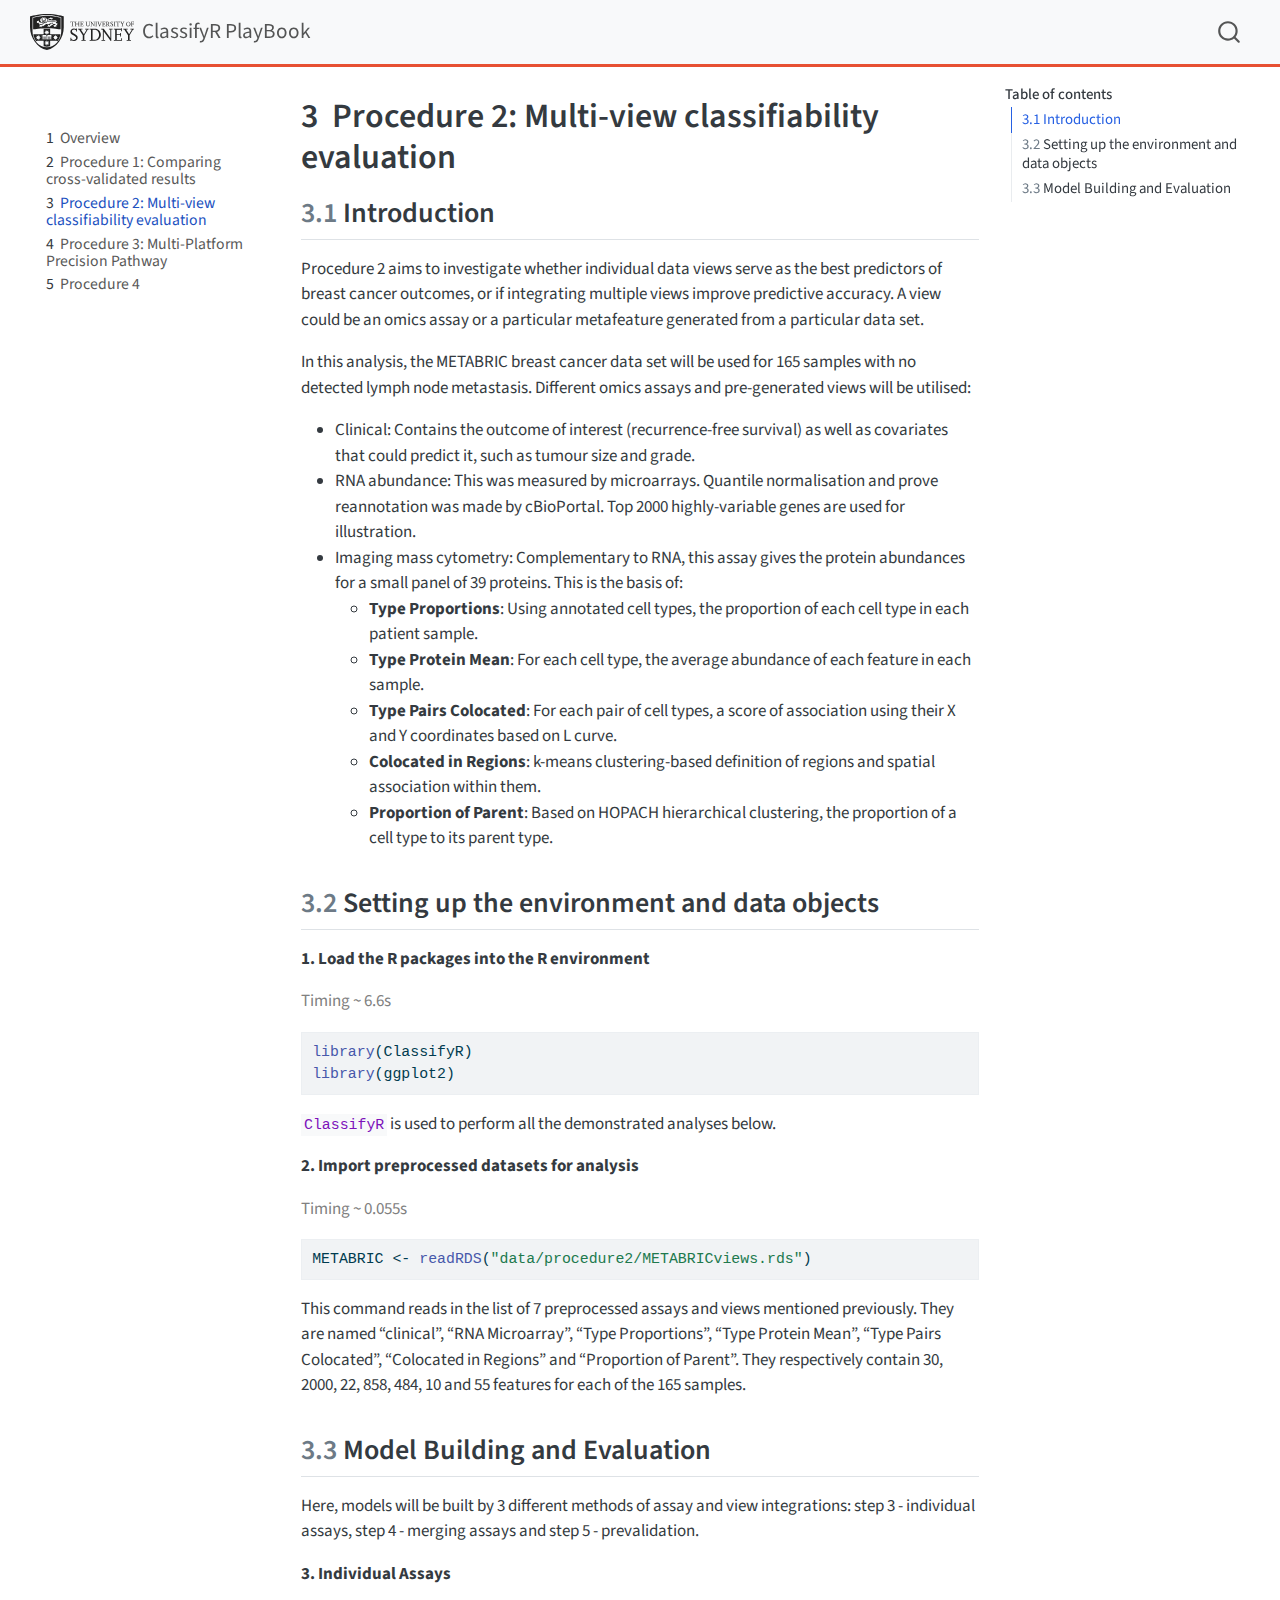
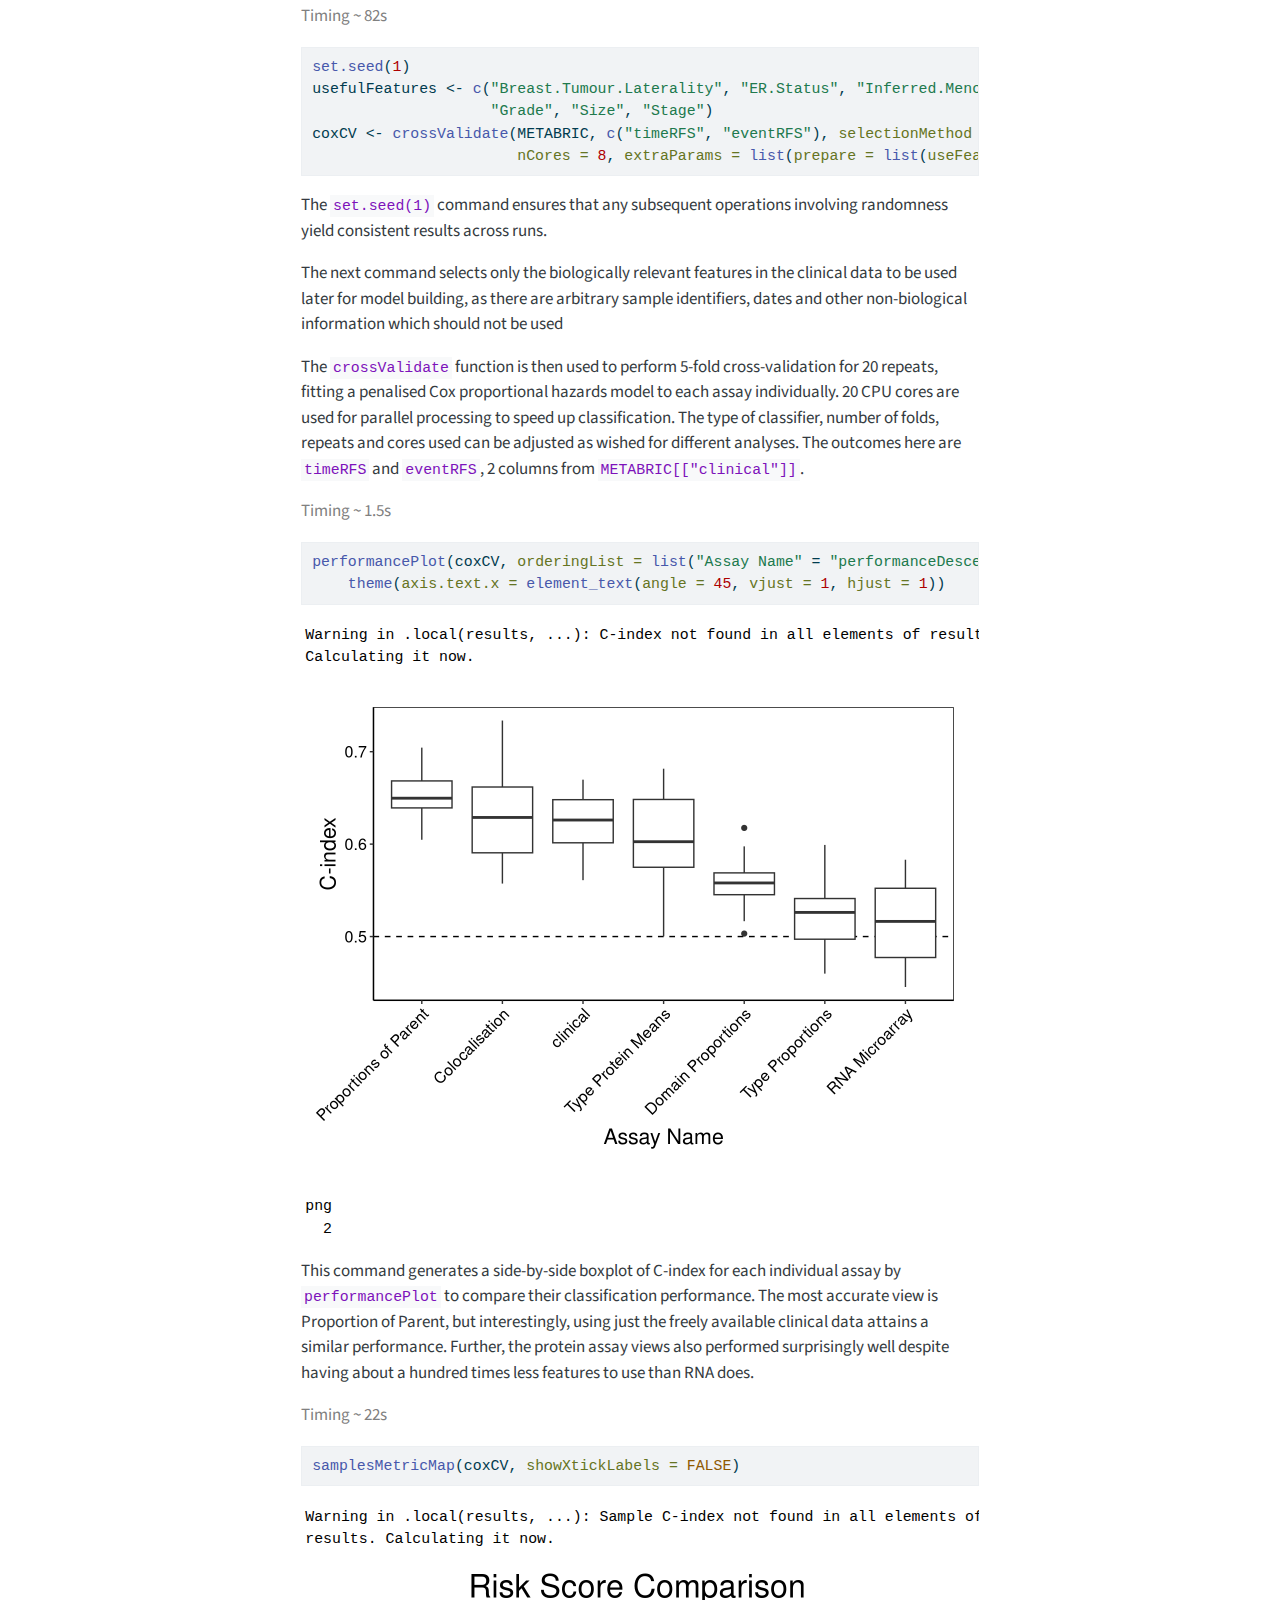
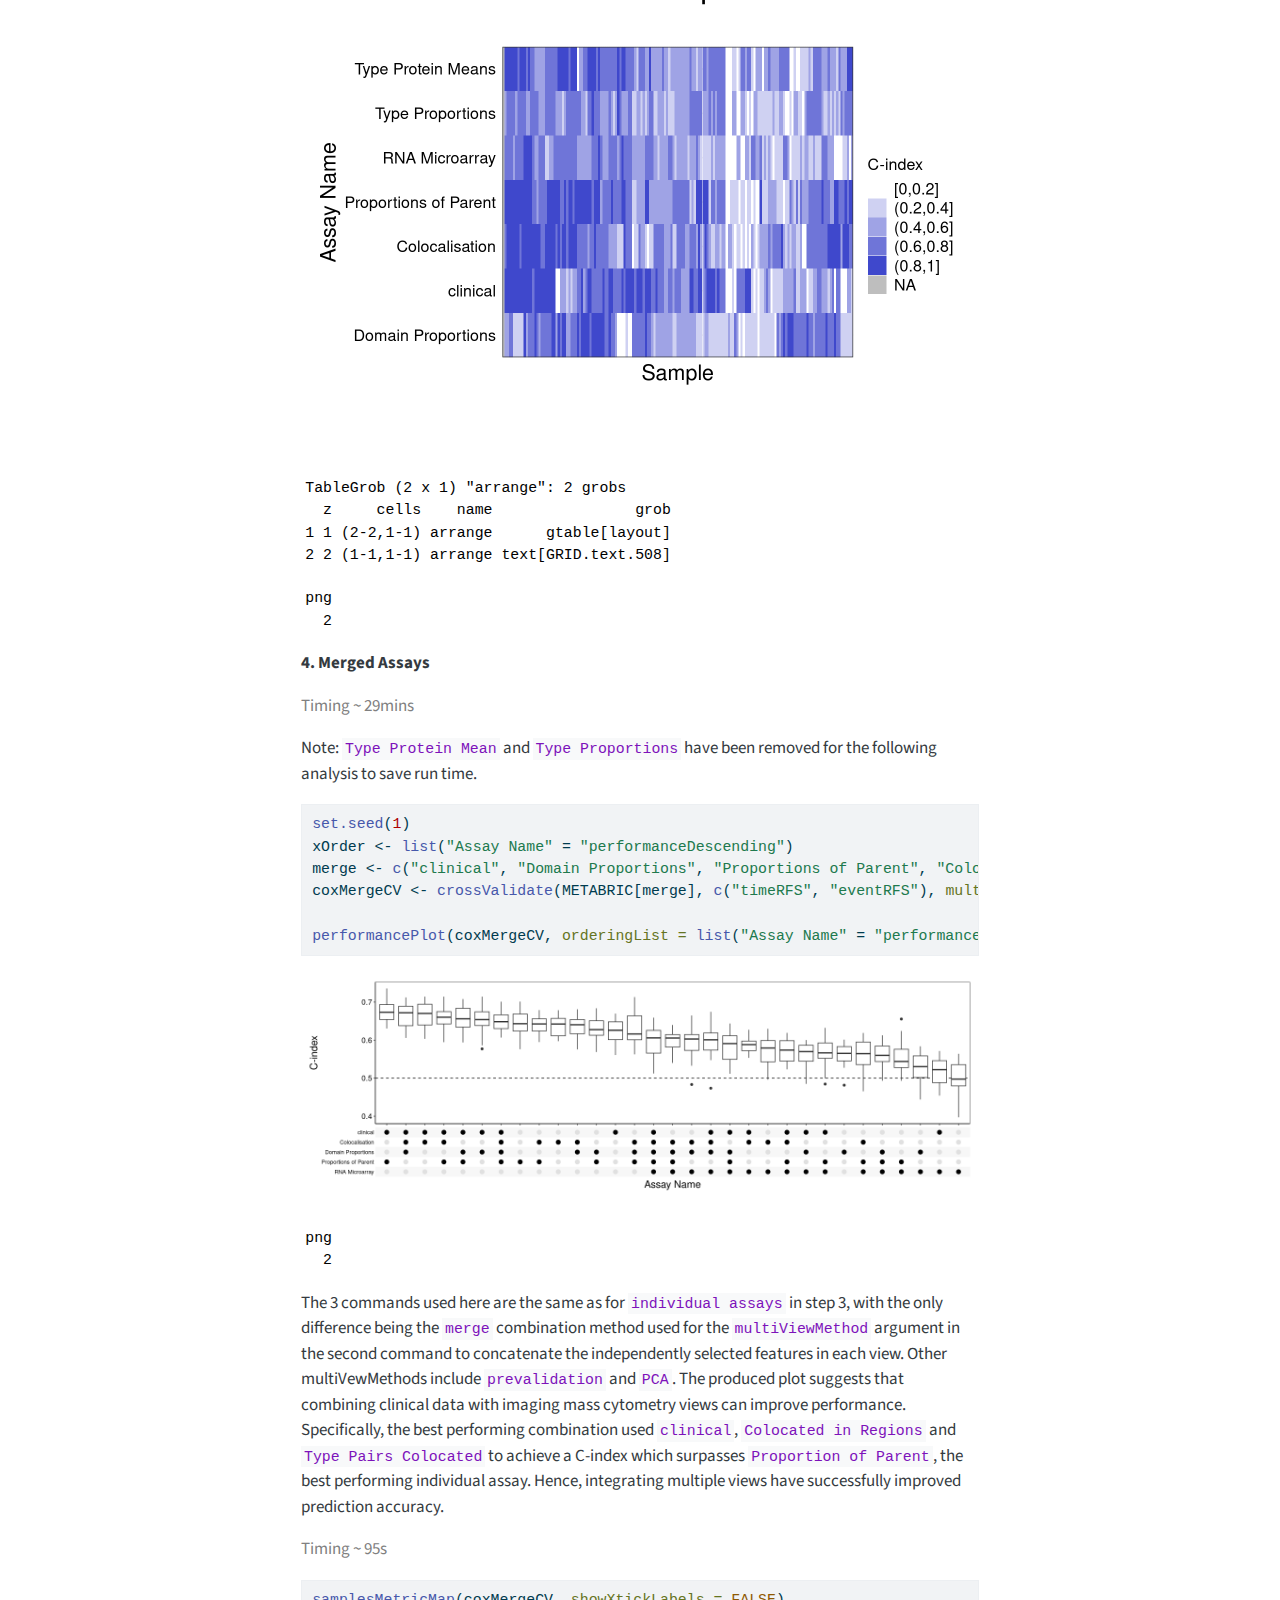
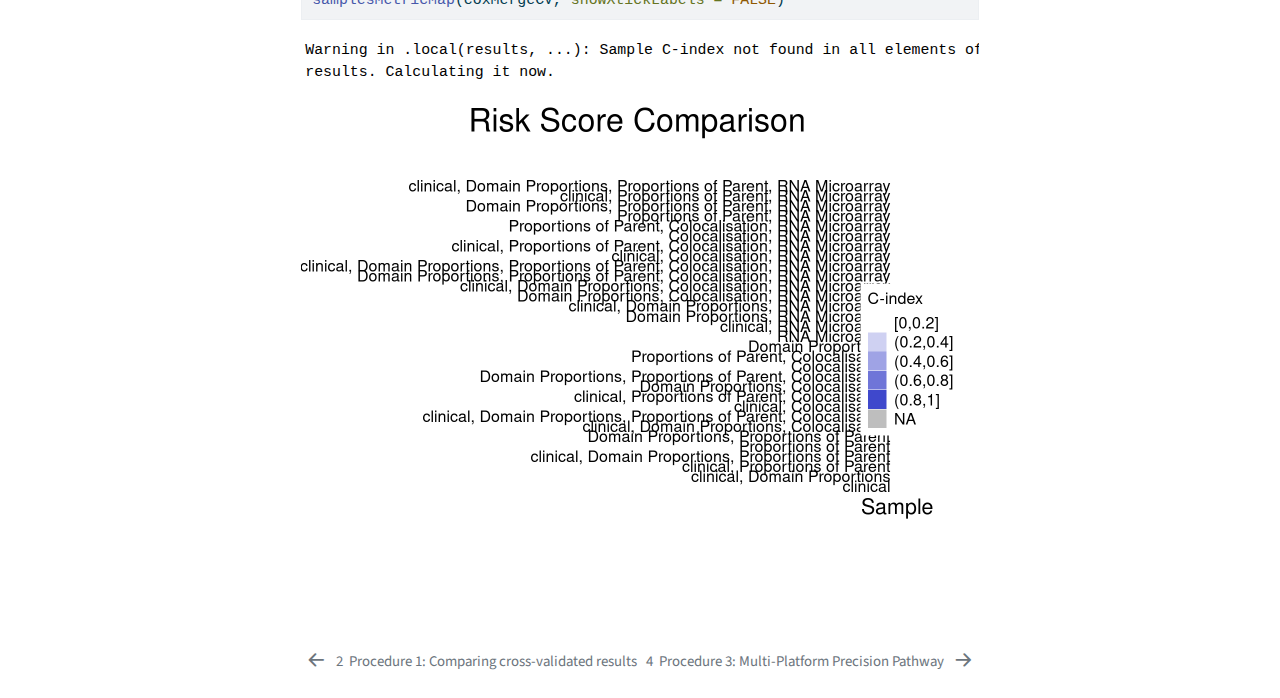
<file: Procedure2.html>
<!DOCTYPE html>
<html xmlns="http://www.w3.org/1999/xhtml" lang="en" xml:lang="en"><head>

<meta charset="utf-8">
<meta name="generator" content="quarto-1.7.32">

<meta name="viewport" content="width=device-width, initial-scale=1.0, user-scalable=yes">


<title>3&nbsp; Procedure 2: Multi-view classifiability evaluation – ClassifyR PlayBook</title>
<style>
code{white-space: pre-wrap;}
span.smallcaps{font-variant: small-caps;}
div.columns{display: flex; gap: min(4vw, 1.5em);}
div.column{flex: auto; overflow-x: auto;}
div.hanging-indent{margin-left: 1.5em; text-indent: -1.5em;}
ul.task-list{list-style: none;}
ul.task-list li input[type="checkbox"] {
  width: 0.8em;
  margin: 0 0.8em 0.2em -1em; /* quarto-specific, see https://github.com/quarto-dev/quarto-cli/issues/4556 */ 
  vertical-align: middle;
}
/* CSS for syntax highlighting */
html { -webkit-text-size-adjust: 100%; }
pre > code.sourceCode { white-space: pre; position: relative; }
pre > code.sourceCode > span { display: inline-block; line-height: 1.25; }
pre > code.sourceCode > span:empty { height: 1.2em; }
.sourceCode { overflow: visible; }
code.sourceCode > span { color: inherit; text-decoration: inherit; }
div.sourceCode { margin: 1em 0; }
pre.sourceCode { margin: 0; }
@media screen {
div.sourceCode { overflow: auto; }
}
@media print {
pre > code.sourceCode { white-space: pre-wrap; }
pre > code.sourceCode > span { text-indent: -5em; padding-left: 5em; }
}
pre.numberSource code
  { counter-reset: source-line 0; }
pre.numberSource code > span
  { position: relative; left: -4em; counter-increment: source-line; }
pre.numberSource code > span > a:first-child::before
  { content: counter(source-line);
    position: relative; left: -1em; text-align: right; vertical-align: baseline;
    border: none; display: inline-block;
    -webkit-touch-callout: none; -webkit-user-select: none;
    -khtml-user-select: none; -moz-user-select: none;
    -ms-user-select: none; user-select: none;
    padding: 0 4px; width: 4em;
  }
pre.numberSource { margin-left: 3em;  padding-left: 4px; }
div.sourceCode
  {   }
@media screen {
pre > code.sourceCode > span > a:first-child::before { text-decoration: underline; }
}
</style>


<script src="site_libs/quarto-nav/quarto-nav.js"></script>
<script src="site_libs/quarto-nav/headroom.min.js"></script>
<script src="site_libs/clipboard/clipboard.min.js"></script>
<script src="site_libs/quarto-search/autocomplete.umd.js"></script>
<script src="site_libs/quarto-search/fuse.min.js"></script>
<script src="site_libs/quarto-search/quarto-search.js"></script>
<meta name="quarto:offset" content="./">
<link href="./Procedure3.html" rel="next">
<link href="./Procedure1.html" rel="prev">
<script src="site_libs/quarto-html/quarto.js" type="module"></script>
<script src="site_libs/quarto-html/tabsets/tabsets.js" type="module"></script>
<script src="site_libs/quarto-html/popper.min.js"></script>
<script src="site_libs/quarto-html/tippy.umd.min.js"></script>
<script src="site_libs/quarto-html/anchor.min.js"></script>
<link href="site_libs/quarto-html/tippy.css" rel="stylesheet">
<link href="site_libs/quarto-html/quarto-syntax-highlighting-37eea08aefeeee20ff55810ff984fec1.css" rel="stylesheet" id="quarto-text-highlighting-styles">
<script src="site_libs/bootstrap/bootstrap.min.js"></script>
<link href="site_libs/bootstrap/bootstrap-icons.css" rel="stylesheet">
<link href="site_libs/bootstrap/bootstrap-6462ab9da314c9146ffbe60ba33094ac.min.css" rel="stylesheet" append-hash="true" id="quarto-bootstrap" data-mode="light">
<script id="quarto-search-options" type="application/json">{
  "location": "navbar",
  "copy-button": false,
  "collapse-after": 3,
  "panel-placement": "end",
  "type": "overlay",
  "limit": 50,
  "keyboard-shortcut": [
    "f",
    "/",
    "s"
  ],
  "show-item-context": false,
  "language": {
    "search-no-results-text": "No results",
    "search-matching-documents-text": "matching documents",
    "search-copy-link-title": "Copy link to search",
    "search-hide-matches-text": "Hide additional matches",
    "search-more-match-text": "more match in this document",
    "search-more-matches-text": "more matches in this document",
    "search-clear-button-title": "Clear",
    "search-text-placeholder": "",
    "search-detached-cancel-button-title": "Cancel",
    "search-submit-button-title": "Submit",
    "search-label": "Search"
  }
}</script>


<link rel="stylesheet" href="styles.css">
</head>

<body class="nav-sidebar floating nav-fixed quarto-light">

<div id="quarto-search-results"></div>
  <header id="quarto-header" class="headroom fixed-top">
    <nav class="navbar navbar-expand-lg " data-bs-theme="dark">
      <div class="navbar-container container-fluid">
      <div class="navbar-brand-container mx-auto">
    <a href="./index.html" class="navbar-brand navbar-brand-logo">
    <img src="./images/USydLogo.svg" alt="" class="navbar-logo">
    </a>
    <a class="navbar-brand" href="./index.html">
    <span class="navbar-title">ClassifyR PlayBook</span>
    </a>
  </div>
        <div class="quarto-navbar-tools tools-end">
</div>
          <div id="quarto-search" class="" title="Search"></div>
      </div> <!-- /container-fluid -->
    </nav>
  <nav class="quarto-secondary-nav">
    <div class="container-fluid d-flex">
      <button type="button" class="quarto-btn-toggle btn" data-bs-toggle="collapse" role="button" data-bs-target=".quarto-sidebar-collapse-item" aria-controls="quarto-sidebar" aria-expanded="false" aria-label="Toggle sidebar navigation" onclick="if (window.quartoToggleHeadroom) { window.quartoToggleHeadroom(); }">
        <i class="bi bi-layout-text-sidebar-reverse"></i>
      </button>
        <nav class="quarto-page-breadcrumbs" aria-label="breadcrumb"><ol class="breadcrumb"><li class="breadcrumb-item"><a href="./Procedure2.html"><span class="chapter-number">3</span>&nbsp; <span class="chapter-title">Procedure 2: Multi-view classifiability evaluation</span></a></li></ol></nav>
        <a class="flex-grow-1" role="navigation" data-bs-toggle="collapse" data-bs-target=".quarto-sidebar-collapse-item" aria-controls="quarto-sidebar" aria-expanded="false" aria-label="Toggle sidebar navigation" onclick="if (window.quartoToggleHeadroom) { window.quartoToggleHeadroom(); }">      
        </a>
      <button type="button" class="btn quarto-search-button" aria-label="Search" onclick="window.quartoOpenSearch();">
        <i class="bi bi-search"></i>
      </button>
    </div>
  </nav>
</header>
<!-- content -->
<div id="quarto-content" class="quarto-container page-columns page-rows-contents page-layout-article page-navbar">
<!-- sidebar -->
  <nav id="quarto-sidebar" class="sidebar collapse collapse-horizontal quarto-sidebar-collapse-item sidebar-navigation floating overflow-auto">
        <div class="mt-2 flex-shrink-0 align-items-center">
        <div class="sidebar-search">
        <div id="quarto-search" class="" title="Search"></div>
        </div>
        </div>
    <div class="sidebar-menu-container"> 
    <ul class="list-unstyled mt-1">
        <li class="sidebar-item">
  <div class="sidebar-item-container"> 
  <a href="./index.html" class="sidebar-item-text sidebar-link">
 <span class="menu-text"><span class="chapter-number">1</span>&nbsp; <span class="chapter-title">Overview</span></span></a>
  </div>
</li>
        <li class="sidebar-item">
  <div class="sidebar-item-container"> 
  <a href="./Procedure1.html" class="sidebar-item-text sidebar-link">
 <span class="menu-text"><span class="chapter-number">2</span>&nbsp; <span class="chapter-title">Procedure 1: Comparing cross-validated results</span></span></a>
  </div>
</li>
        <li class="sidebar-item">
  <div class="sidebar-item-container"> 
  <a href="./Procedure2.html" class="sidebar-item-text sidebar-link active">
 <span class="menu-text"><span class="chapter-number">3</span>&nbsp; <span class="chapter-title">Procedure 2: Multi-view classifiability evaluation</span></span></a>
  </div>
</li>
        <li class="sidebar-item">
  <div class="sidebar-item-container"> 
  <a href="./Procedure3.html" class="sidebar-item-text sidebar-link">
 <span class="menu-text"><span class="chapter-number">4</span>&nbsp; <span class="chapter-title">Procedure 3: Multi-Platform Precision Pathway</span></span></a>
  </div>
</li>
        <li class="sidebar-item">
  <div class="sidebar-item-container"> 
  <a href="./Procedure4.html" class="sidebar-item-text sidebar-link">
 <span class="menu-text"><span class="chapter-number">5</span>&nbsp; <span class="chapter-title">Procedure 4</span></span></a>
  </div>
</li>
    </ul>
    </div>
</nav>
<div id="quarto-sidebar-glass" class="quarto-sidebar-collapse-item" data-bs-toggle="collapse" data-bs-target=".quarto-sidebar-collapse-item"></div>
<!-- margin-sidebar -->
    <div id="quarto-margin-sidebar" class="sidebar margin-sidebar">
        <nav id="TOC" role="doc-toc" class="toc-active">
    <h2 id="toc-title">Table of contents</h2>
   
  <ul>
  <li><a href="#introduction" id="toc-introduction" class="nav-link active" data-scroll-target="#introduction"><span class="header-section-number">3.1</span> Introduction</a></li>
  <li><a href="#setting-up-the-environment-and-data-objects" id="toc-setting-up-the-environment-and-data-objects" class="nav-link" data-scroll-target="#setting-up-the-environment-and-data-objects"><span class="header-section-number">3.2</span> Setting up the environment and data objects</a></li>
  <li><a href="#model-building-and-evaluation" id="toc-model-building-and-evaluation" class="nav-link" data-scroll-target="#model-building-and-evaluation"><span class="header-section-number">3.3</span> Model Building and Evaluation</a></li>
  </ul>
</nav>
    </div>
<!-- main -->
<main class="content" id="quarto-document-content">

<header id="title-block-header" class="quarto-title-block default">
<div class="quarto-title">
<h1 class="title"><span class="chapter-number">3</span>&nbsp; <span class="chapter-title">Procedure 2: Multi-view classifiability evaluation</span></h1>
</div>



<div class="quarto-title-meta">

    
  
    
  </div>
  


</header>


<section id="introduction" class="level2" data-number="3.1">
<h2 data-number="3.1" class="anchored" data-anchor-id="introduction"><span class="header-section-number">3.1</span> Introduction</h2>
<p>Procedure 2 aims to investigate whether individual data views serve as the best predictors of breast cancer outcomes, or if integrating multiple views improve predictive accuracy. A view could be an omics assay or a particular metafeature generated from a particular data set.</p>
<p>In this analysis, the METABRIC breast cancer data set will be used for 165 samples with no detected lymph node metastasis. Different omics assays and pre-generated views will be utilised:</p>
<ul>
<li>Clinical: Contains the outcome of interest (recurrence-free survival) as well as covariates that could predict it, such as tumour size and grade.</li>
<li>RNA abundance: This was measured by microarrays. Quantile normalisation and prove reannotation was made by cBioPortal. Top 2000 highly-variable genes are used for illustration.</li>
<li>Imaging mass cytometry: Complementary to RNA, this assay gives the protein abundances for a small panel of 39 proteins. This is the basis of:
<ul>
<li><strong>Type Proportions</strong>: Using annotated cell types, the proportion of each cell type in each patient sample.</li>
<li><strong>Type Protein Mean</strong>: For each cell type, the average abundance of each feature in each sample.</li>
<li><strong>Type Pairs Colocated</strong>: For each pair of cell types, a score of association using their X and Y coordinates based on L curve.</li>
<li><strong>Colocated in Regions</strong>: k-means clustering-based definition of regions and spatial association within them.</li>
<li><strong>Proportion of Parent</strong>: Based on HOPACH hierarchical clustering, the proportion of a cell type to its parent type.</li>
</ul></li>
</ul>
</section>
<section id="setting-up-the-environment-and-data-objects" class="level2" data-number="3.2">
<h2 data-number="3.2" class="anchored" data-anchor-id="setting-up-the-environment-and-data-objects"><span class="header-section-number">3.2</span> Setting up the environment and data objects</h2>
<p><strong>1. Load the R packages into the R environment</strong></p>
<p><span style="color: grey;">Timing ~ 6.6s</span></p>
<div class="cell">
<div class="sourceCode cell-code" id="cb1"><pre class="sourceCode r code-with-copy"><code class="sourceCode r"><span id="cb1-1"><a href="#cb1-1" aria-hidden="true" tabindex="-1"></a><span class="fu">library</span>(ClassifyR)</span>
<span id="cb1-2"><a href="#cb1-2" aria-hidden="true" tabindex="-1"></a><span class="fu">library</span>(ggplot2)</span></code><button title="Copy to Clipboard" class="code-copy-button"><i class="bi"></i></button></pre></div>
</div>
<p><code>ClassifyR</code> is used to perform all the demonstrated analyses below.</p>
<p><strong>2. Import preprocessed datasets for analysis</strong></p>
<p><span style="color: grey;">Timing ~ 0.055s</span></p>
<div class="cell">
<div class="sourceCode cell-code" id="cb2"><pre class="sourceCode r code-with-copy"><code class="sourceCode r"><span id="cb2-1"><a href="#cb2-1" aria-hidden="true" tabindex="-1"></a>METABRIC <span class="ot">&lt;-</span> <span class="fu">readRDS</span>(<span class="st">"data/procedure2/METABRICviews.rds"</span>)</span></code><button title="Copy to Clipboard" class="code-copy-button"><i class="bi"></i></button></pre></div>
</div>
<p>This command reads in the list of 7 preprocessed assays and views mentioned previously. They are named “clinical”, “RNA Microarray”, “Type Proportions”, “Type Protein Mean”, “Type Pairs Colocated”, “Colocated in Regions” and “Proportion of Parent”. They respectively contain 30, 2000, 22, 858, 484, 10 and 55 features for each of the 165 samples.</p>
</section>
<section id="model-building-and-evaluation" class="level2" data-number="3.3">
<h2 data-number="3.3" class="anchored" data-anchor-id="model-building-and-evaluation"><span class="header-section-number">3.3</span> Model Building and Evaluation</h2>
<p>Here, models will be built by 3 different methods of assay and view integrations: step 3 - individual assays, step 4 - merging assays and step 5 - prevalidation.</p>
<p><strong>3. Individual Assays</strong></p>
<p><span style="color: grey;">Timing ~ 82s</span></p>
<div class="cell">
<div class="sourceCode cell-code" id="cb3"><pre class="sourceCode r code-with-copy"><code class="sourceCode r"><span id="cb3-1"><a href="#cb3-1" aria-hidden="true" tabindex="-1"></a><span class="fu">set.seed</span>(<span class="dv">1</span>)</span>
<span id="cb3-2"><a href="#cb3-2" aria-hidden="true" tabindex="-1"></a>usefulFeatures <span class="ot">&lt;-</span> <span class="fu">c</span>(<span class="st">"Breast.Tumour.Laterality"</span>, <span class="st">"ER.Status"</span>, <span class="st">"Inferred.Menopausal.State"</span>,</span>
<span id="cb3-3"><a href="#cb3-3" aria-hidden="true" tabindex="-1"></a>                    <span class="st">"Grade"</span>, <span class="st">"Size"</span>, <span class="st">"Stage"</span>)</span>
<span id="cb3-4"><a href="#cb3-4" aria-hidden="true" tabindex="-1"></a>coxCV <span class="ot">&lt;-</span> <span class="fu">crossValidate</span>(METABRIC, <span class="fu">c</span>(<span class="st">"timeRFS"</span>, <span class="st">"eventRFS"</span>), <span class="at">selectionMethod =</span> <span class="st">"CoxPH"</span>, <span class="at">classifier =</span> <span class="st">"CoxNet"</span>,</span>
<span id="cb3-5"><a href="#cb3-5" aria-hidden="true" tabindex="-1"></a>                       <span class="at">nCores =</span> <span class="dv">8</span>, <span class="at">extraParams =</span> <span class="fu">list</span>(<span class="at">prepare =</span> <span class="fu">list</span>(<span class="at">useFeatures =</span> <span class="fu">list</span>(<span class="at">clinical =</span> usefulFeatures))))</span></code><button title="Copy to Clipboard" class="code-copy-button"><i class="bi"></i></button></pre></div>
</div>
<p>The <code>set.seed(1)</code> command ensures that any subsequent operations involving randomness yield consistent results across runs.</p>
<p>The next command selects only the biologically relevant features in the clinical data to be used later for model building, as there are arbitrary sample identifiers, dates and other non-biological information which should not be used</p>
<p>The <code>crossValidate</code> function is then used to perform 5-fold cross-validation for 20 repeats, fitting a penalised Cox proportional hazards model to each assay individually. 20 CPU cores are used for parallel processing to speed up classification. The type of classifier, number of folds, repeats and cores used can be adjusted as wished for different analyses. The outcomes here are <code>timeRFS</code> and <code>eventRFS</code>, 2 columns from <code>METABRIC[["clinical"]]</code>.</p>
<p><span style="color: grey;">Timing ~ 1.5s</span></p>
<div class="cell">
<div class="sourceCode cell-code" id="cb4"><pre class="sourceCode r code-with-copy"><code class="sourceCode r"><span id="cb4-1"><a href="#cb4-1" aria-hidden="true" tabindex="-1"></a><span class="fu">performancePlot</span>(coxCV, <span class="at">orderingList =</span> <span class="fu">list</span>(<span class="st">"Assay Name"</span> <span class="ot">=</span> <span class="st">"performanceDescending"</span>)) <span class="sc">+</span></span>
<span id="cb4-2"><a href="#cb4-2" aria-hidden="true" tabindex="-1"></a>    <span class="fu">theme</span>(<span class="at">axis.text.x =</span> <span class="fu">element_text</span>(<span class="at">angle =</span> <span class="dv">45</span>, <span class="at">vjust =</span> <span class="dv">1</span>, <span class="at">hjust =</span> <span class="dv">1</span>))</span></code><button title="Copy to Clipboard" class="code-copy-button"><i class="bi"></i></button></pre></div>
<div class="cell-output cell-output-stderr">
<pre><code>Warning in .local(results, ...): C-index not found in all elements of results.
Calculating it now.</code></pre>
</div>
<div class="cell-output-display">
<div>
<figure class="figure">
<p><img src="Procedure2_files/figure-html/unnamed-chunk-4-1.png" class="img-fluid figure-img" width="672"></p>
</figure>
</div>
</div>
</div>
<div class="cell">
<div class="cell-output cell-output-stdout">
<pre><code>png 
  2 </code></pre>
</div>
</div>
<p>This command generates a side-by-side boxplot of C-index for each individual assay by <code>performancePlot</code> to compare their classification performance. The most accurate view is Proportion of Parent, but interestingly, using just the freely available clinical data attains a similar performance. Further, the protein assay views also performed surprisingly well despite having about a hundred times less features to use than RNA does.</p>
<p><span style="color: grey;">Timing ~ 22s</span></p>
<div class="cell">
<div class="sourceCode cell-code" id="cb7"><pre class="sourceCode r code-with-copy"><code class="sourceCode r"><span id="cb7-1"><a href="#cb7-1" aria-hidden="true" tabindex="-1"></a><span class="fu">samplesMetricMap</span>(coxCV, <span class="at">showXtickLabels =</span> <span class="cn">FALSE</span>)</span></code><button title="Copy to Clipboard" class="code-copy-button"><i class="bi"></i></button></pre></div>
<div class="cell-output cell-output-stderr">
<pre><code>Warning in .local(results, ...): Sample C-index not found in all elements of
results. Calculating it now.</code></pre>
</div>
<div class="cell-output-display">
<div>
<figure class="figure">
<p><img src="Procedure2_files/figure-html/unnamed-chunk-6-1.png" class="img-fluid figure-img" width="672"></p>
</figure>
</div>
</div>
</div>
<div class="cell">
<div class="cell-output cell-output-stdout">
<pre><code>TableGrob (2 x 1) "arrange": 2 grobs
  z     cells    name                grob
1 1 (2-2,1-1) arrange      gtable[layout]
2 2 (1-1,1-1) arrange text[GRID.text.508]</code></pre>
</div>
<div class="cell-output cell-output-stdout">
<pre><code>png 
  2 </code></pre>
</div>
</div>
<p><strong>4. Merged Assays</strong></p>
<p><span style="color: grey;">Timing ~ 29mins</span></p>
<p>Note: <code>Type Protein Mean</code> and <code>Type Proportions</code> have been removed for the following analysis to save run time.</p>
<div class="cell">
<div class="sourceCode cell-code" id="cb11"><pre class="sourceCode r code-with-copy"><code class="sourceCode r"><span id="cb11-1"><a href="#cb11-1" aria-hidden="true" tabindex="-1"></a><span class="fu">set.seed</span>(<span class="dv">1</span>)</span>
<span id="cb11-2"><a href="#cb11-2" aria-hidden="true" tabindex="-1"></a>xOrder <span class="ot">&lt;-</span> <span class="fu">list</span>(<span class="st">"Assay Name"</span> <span class="ot">=</span> <span class="st">"performanceDescending"</span>)</span>
<span id="cb11-3"><a href="#cb11-3" aria-hidden="true" tabindex="-1"></a>merge <span class="ot">&lt;-</span> <span class="fu">c</span>(<span class="st">"clinical"</span>, <span class="st">"Domain Proportions"</span>, <span class="st">"Proportions of Parent"</span>, <span class="st">"Colocalisation"</span>, <span class="st">"RNA Microarray"</span>)</span>
<span id="cb11-4"><a href="#cb11-4" aria-hidden="true" tabindex="-1"></a>coxMergeCV <span class="ot">&lt;-</span> <span class="fu">crossValidate</span>(METABRIC[merge], <span class="fu">c</span>(<span class="st">"timeRFS"</span>, <span class="st">"eventRFS"</span>), <span class="at">multiViewMethod =</span> <span class="st">"merge"</span>, <span class="at">extraParams =</span> <span class="fu">list</span>(<span class="at">prepare =</span> <span class="fu">list</span>(<span class="at">useFeatures =</span> <span class="fu">list</span>(<span class="at">clinical =</span> usefulFeatures))), <span class="at">selectionMethod =</span> <span class="st">"CoxPH"</span>, <span class="at">classifier =</span> <span class="st">"CoxNet"</span>, <span class="at">nCores =</span> <span class="dv">8</span>)</span>
<span id="cb11-5"><a href="#cb11-5" aria-hidden="true" tabindex="-1"></a></span>
<span id="cb11-6"><a href="#cb11-6" aria-hidden="true" tabindex="-1"></a><span class="fu">performancePlot</span>(coxMergeCV, <span class="at">orderingList =</span> <span class="fu">list</span>(<span class="st">"Assay Name"</span> <span class="ot">=</span> <span class="st">"performanceDescending"</span>))</span></code><button title="Copy to Clipboard" class="code-copy-button"><i class="bi"></i></button></pre></div>
<div class="cell-output-display">
<div>
<figure class="figure">
<p><img src="Procedure2_files/figure-html/unnamed-chunk-8-1.png" class="img-fluid figure-img" width="1440"></p>
</figure>
</div>
</div>
</div>
<div class="cell">
<div class="cell-output cell-output-stdout">
<pre><code>png 
  2 </code></pre>
</div>
</div>
<p>The 3 commands used here are the same as for <code>individual assays</code> in step 3, with the only difference being the <code>merge</code> combination method used for the <code>multiViewMethod</code> argument in the second command to concatenate the independently selected features in each view. Other multiVewMethods include <code>prevalidation</code> and <code>PCA</code>. The produced plot suggests that combining clinical data with imaging mass cytometry views can improve performance. Specifically, the best performing combination used <code>clinical</code>, <code>Colocated in Regions</code> and <code>Type Pairs Colocated</code> to achieve a C-index which surpasses <code>Proportion of Parent</code>, the best performing individual assay. Hence, integrating multiple views have successfully improved prediction accuracy.</p>
<p><span style="color: grey;">Timing ~ 95s</span></p>
<div class="cell">
<div class="sourceCode cell-code" id="cb13"><pre class="sourceCode r code-with-copy"><code class="sourceCode r"><span id="cb13-1"><a href="#cb13-1" aria-hidden="true" tabindex="-1"></a><span class="fu">samplesMetricMap</span>(coxMergeCV, <span class="at">showXtickLabels =</span> <span class="cn">FALSE</span>)</span></code><button title="Copy to Clipboard" class="code-copy-button"><i class="bi"></i></button></pre></div>
<div class="cell-output cell-output-stderr">
<pre><code>Warning in .local(results, ...): Sample C-index not found in all elements of
results. Calculating it now.</code></pre>
</div>
<div class="cell-output-display">
<div>
<figure class="figure">
<p><img src="Procedure2_files/figure-html/unnamed-chunk-10-1.png" class="img-fluid figure-img" width="672"></p>
</figure>
</div>
</div>
</div>


</section>

</main> <!-- /main -->
<script id="quarto-html-after-body" type="application/javascript">
  window.document.addEventListener("DOMContentLoaded", function (event) {
    const icon = "";
    const anchorJS = new window.AnchorJS();
    anchorJS.options = {
      placement: 'right',
      icon: icon
    };
    anchorJS.add('.anchored');
    const isCodeAnnotation = (el) => {
      for (const clz of el.classList) {
        if (clz.startsWith('code-annotation-')) {                     
          return true;
        }
      }
      return false;
    }
    const onCopySuccess = function(e) {
      // button target
      const button = e.trigger;
      // don't keep focus
      button.blur();
      // flash "checked"
      button.classList.add('code-copy-button-checked');
      var currentTitle = button.getAttribute("title");
      button.setAttribute("title", "Copied!");
      let tooltip;
      if (window.bootstrap) {
        button.setAttribute("data-bs-toggle", "tooltip");
        button.setAttribute("data-bs-placement", "left");
        button.setAttribute("data-bs-title", "Copied!");
        tooltip = new bootstrap.Tooltip(button, 
          { trigger: "manual", 
            customClass: "code-copy-button-tooltip",
            offset: [0, -8]});
        tooltip.show();    
      }
      setTimeout(function() {
        if (tooltip) {
          tooltip.hide();
          button.removeAttribute("data-bs-title");
          button.removeAttribute("data-bs-toggle");
          button.removeAttribute("data-bs-placement");
        }
        button.setAttribute("title", currentTitle);
        button.classList.remove('code-copy-button-checked');
      }, 1000);
      // clear code selection
      e.clearSelection();
    }
    const getTextToCopy = function(trigger) {
        const codeEl = trigger.previousElementSibling.cloneNode(true);
        for (const childEl of codeEl.children) {
          if (isCodeAnnotation(childEl)) {
            childEl.remove();
          }
        }
        return codeEl.innerText;
    }
    const clipboard = new window.ClipboardJS('.code-copy-button:not([data-in-quarto-modal])', {
      text: getTextToCopy
    });
    clipboard.on('success', onCopySuccess);
    if (window.document.getElementById('quarto-embedded-source-code-modal')) {
      const clipboardModal = new window.ClipboardJS('.code-copy-button[data-in-quarto-modal]', {
        text: getTextToCopy,
        container: window.document.getElementById('quarto-embedded-source-code-modal')
      });
      clipboardModal.on('success', onCopySuccess);
    }
      var localhostRegex = new RegExp(/^(?:http|https):\/\/localhost\:?[0-9]*\//);
      var mailtoRegex = new RegExp(/^mailto:/);
        var filterRegex = new RegExp('/' + window.location.host + '/');
      var isInternal = (href) => {
          return filterRegex.test(href) || localhostRegex.test(href) || mailtoRegex.test(href);
      }
      // Inspect non-navigation links and adorn them if external
     var links = window.document.querySelectorAll('a[href]:not(.nav-link):not(.navbar-brand):not(.toc-action):not(.sidebar-link):not(.sidebar-item-toggle):not(.pagination-link):not(.no-external):not([aria-hidden]):not(.dropdown-item):not(.quarto-navigation-tool):not(.about-link)');
      for (var i=0; i<links.length; i++) {
        const link = links[i];
        if (!isInternal(link.href)) {
          // undo the damage that might have been done by quarto-nav.js in the case of
          // links that we want to consider external
          if (link.dataset.originalHref !== undefined) {
            link.href = link.dataset.originalHref;
          }
        }
      }
    function tippyHover(el, contentFn, onTriggerFn, onUntriggerFn) {
      const config = {
        allowHTML: true,
        maxWidth: 500,
        delay: 100,
        arrow: false,
        appendTo: function(el) {
            return el.parentElement;
        },
        interactive: true,
        interactiveBorder: 10,
        theme: 'quarto',
        placement: 'bottom-start',
      };
      if (contentFn) {
        config.content = contentFn;
      }
      if (onTriggerFn) {
        config.onTrigger = onTriggerFn;
      }
      if (onUntriggerFn) {
        config.onUntrigger = onUntriggerFn;
      }
      window.tippy(el, config); 
    }
    const noterefs = window.document.querySelectorAll('a[role="doc-noteref"]');
    for (var i=0; i<noterefs.length; i++) {
      const ref = noterefs[i];
      tippyHover(ref, function() {
        // use id or data attribute instead here
        let href = ref.getAttribute('data-footnote-href') || ref.getAttribute('href');
        try { href = new URL(href).hash; } catch {}
        const id = href.replace(/^#\/?/, "");
        const note = window.document.getElementById(id);
        if (note) {
          return note.innerHTML;
        } else {
          return "";
        }
      });
    }
    const xrefs = window.document.querySelectorAll('a.quarto-xref');
    const processXRef = (id, note) => {
      // Strip column container classes
      const stripColumnClz = (el) => {
        el.classList.remove("page-full", "page-columns");
        if (el.children) {
          for (const child of el.children) {
            stripColumnClz(child);
          }
        }
      }
      stripColumnClz(note)
      if (id === null || id.startsWith('sec-')) {
        // Special case sections, only their first couple elements
        const container = document.createElement("div");
        if (note.children && note.children.length > 2) {
          container.appendChild(note.children[0].cloneNode(true));
          for (let i = 1; i < note.children.length; i++) {
            const child = note.children[i];
            if (child.tagName === "P" && child.innerText === "") {
              continue;
            } else {
              container.appendChild(child.cloneNode(true));
              break;
            }
          }
          if (window.Quarto?.typesetMath) {
            window.Quarto.typesetMath(container);
          }
          return container.innerHTML
        } else {
          if (window.Quarto?.typesetMath) {
            window.Quarto.typesetMath(note);
          }
          return note.innerHTML;
        }
      } else {
        // Remove any anchor links if they are present
        const anchorLink = note.querySelector('a.anchorjs-link');
        if (anchorLink) {
          anchorLink.remove();
        }
        if (window.Quarto?.typesetMath) {
          window.Quarto.typesetMath(note);
        }
        if (note.classList.contains("callout")) {
          return note.outerHTML;
        } else {
          return note.innerHTML;
        }
      }
    }
    for (var i=0; i<xrefs.length; i++) {
      const xref = xrefs[i];
      tippyHover(xref, undefined, function(instance) {
        instance.disable();
        let url = xref.getAttribute('href');
        let hash = undefined; 
        if (url.startsWith('#')) {
          hash = url;
        } else {
          try { hash = new URL(url).hash; } catch {}
        }
        if (hash) {
          const id = hash.replace(/^#\/?/, "");
          const note = window.document.getElementById(id);
          if (note !== null) {
            try {
              const html = processXRef(id, note.cloneNode(true));
              instance.setContent(html);
            } finally {
              instance.enable();
              instance.show();
            }
          } else {
            // See if we can fetch this
            fetch(url.split('#')[0])
            .then(res => res.text())
            .then(html => {
              const parser = new DOMParser();
              const htmlDoc = parser.parseFromString(html, "text/html");
              const note = htmlDoc.getElementById(id);
              if (note !== null) {
                const html = processXRef(id, note);
                instance.setContent(html);
              } 
            }).finally(() => {
              instance.enable();
              instance.show();
            });
          }
        } else {
          // See if we can fetch a full url (with no hash to target)
          // This is a special case and we should probably do some content thinning / targeting
          fetch(url)
          .then(res => res.text())
          .then(html => {
            const parser = new DOMParser();
            const htmlDoc = parser.parseFromString(html, "text/html");
            const note = htmlDoc.querySelector('main.content');
            if (note !== null) {
              // This should only happen for chapter cross references
              // (since there is no id in the URL)
              // remove the first header
              if (note.children.length > 0 && note.children[0].tagName === "HEADER") {
                note.children[0].remove();
              }
              const html = processXRef(null, note);
              instance.setContent(html);
            } 
          }).finally(() => {
            instance.enable();
            instance.show();
          });
        }
      }, function(instance) {
      });
    }
        let selectedAnnoteEl;
        const selectorForAnnotation = ( cell, annotation) => {
          let cellAttr = 'data-code-cell="' + cell + '"';
          let lineAttr = 'data-code-annotation="' +  annotation + '"';
          const selector = 'span[' + cellAttr + '][' + lineAttr + ']';
          return selector;
        }
        const selectCodeLines = (annoteEl) => {
          const doc = window.document;
          const targetCell = annoteEl.getAttribute("data-target-cell");
          const targetAnnotation = annoteEl.getAttribute("data-target-annotation");
          const annoteSpan = window.document.querySelector(selectorForAnnotation(targetCell, targetAnnotation));
          const lines = annoteSpan.getAttribute("data-code-lines").split(",");
          const lineIds = lines.map((line) => {
            return targetCell + "-" + line;
          })
          let top = null;
          let height = null;
          let parent = null;
          if (lineIds.length > 0) {
              //compute the position of the single el (top and bottom and make a div)
              const el = window.document.getElementById(lineIds[0]);
              top = el.offsetTop;
              height = el.offsetHeight;
              parent = el.parentElement.parentElement;
            if (lineIds.length > 1) {
              const lastEl = window.document.getElementById(lineIds[lineIds.length - 1]);
              const bottom = lastEl.offsetTop + lastEl.offsetHeight;
              height = bottom - top;
            }
            if (top !== null && height !== null && parent !== null) {
              // cook up a div (if necessary) and position it 
              let div = window.document.getElementById("code-annotation-line-highlight");
              if (div === null) {
                div = window.document.createElement("div");
                div.setAttribute("id", "code-annotation-line-highlight");
                div.style.position = 'absolute';
                parent.appendChild(div);
              }
              div.style.top = top - 2 + "px";
              div.style.height = height + 4 + "px";
              div.style.left = 0;
              let gutterDiv = window.document.getElementById("code-annotation-line-highlight-gutter");
              if (gutterDiv === null) {
                gutterDiv = window.document.createElement("div");
                gutterDiv.setAttribute("id", "code-annotation-line-highlight-gutter");
                gutterDiv.style.position = 'absolute';
                const codeCell = window.document.getElementById(targetCell);
                const gutter = codeCell.querySelector('.code-annotation-gutter');
                gutter.appendChild(gutterDiv);
              }
              gutterDiv.style.top = top - 2 + "px";
              gutterDiv.style.height = height + 4 + "px";
            }
            selectedAnnoteEl = annoteEl;
          }
        };
        const unselectCodeLines = () => {
          const elementsIds = ["code-annotation-line-highlight", "code-annotation-line-highlight-gutter"];
          elementsIds.forEach((elId) => {
            const div = window.document.getElementById(elId);
            if (div) {
              div.remove();
            }
          });
          selectedAnnoteEl = undefined;
        };
          // Handle positioning of the toggle
      window.addEventListener(
        "resize",
        throttle(() => {
          elRect = undefined;
          if (selectedAnnoteEl) {
            selectCodeLines(selectedAnnoteEl);
          }
        }, 10)
      );
      function throttle(fn, ms) {
      let throttle = false;
      let timer;
        return (...args) => {
          if(!throttle) { // first call gets through
              fn.apply(this, args);
              throttle = true;
          } else { // all the others get throttled
              if(timer) clearTimeout(timer); // cancel #2
              timer = setTimeout(() => {
                fn.apply(this, args);
                timer = throttle = false;
              }, ms);
          }
        };
      }
        // Attach click handler to the DT
        const annoteDls = window.document.querySelectorAll('dt[data-target-cell]');
        for (const annoteDlNode of annoteDls) {
          annoteDlNode.addEventListener('click', (event) => {
            const clickedEl = event.target;
            if (clickedEl !== selectedAnnoteEl) {
              unselectCodeLines();
              const activeEl = window.document.querySelector('dt[data-target-cell].code-annotation-active');
              if (activeEl) {
                activeEl.classList.remove('code-annotation-active');
              }
              selectCodeLines(clickedEl);
              clickedEl.classList.add('code-annotation-active');
            } else {
              // Unselect the line
              unselectCodeLines();
              clickedEl.classList.remove('code-annotation-active');
            }
          });
        }
    const findCites = (el) => {
      const parentEl = el.parentElement;
      if (parentEl) {
        const cites = parentEl.dataset.cites;
        if (cites) {
          return {
            el,
            cites: cites.split(' ')
          };
        } else {
          return findCites(el.parentElement)
        }
      } else {
        return undefined;
      }
    };
    var bibliorefs = window.document.querySelectorAll('a[role="doc-biblioref"]');
    for (var i=0; i<bibliorefs.length; i++) {
      const ref = bibliorefs[i];
      const citeInfo = findCites(ref);
      if (citeInfo) {
        tippyHover(citeInfo.el, function() {
          var popup = window.document.createElement('div');
          citeInfo.cites.forEach(function(cite) {
            var citeDiv = window.document.createElement('div');
            citeDiv.classList.add('hanging-indent');
            citeDiv.classList.add('csl-entry');
            var biblioDiv = window.document.getElementById('ref-' + cite);
            if (biblioDiv) {
              citeDiv.innerHTML = biblioDiv.innerHTML;
            }
            popup.appendChild(citeDiv);
          });
          return popup.innerHTML;
        });
      }
    }
  });
  </script>
<nav class="page-navigation">
  <div class="nav-page nav-page-previous">
      <a href="./Procedure1.html" class="pagination-link" aria-label="Procedure 1: Comparing cross-validated results">
        <i class="bi bi-arrow-left-short"></i> <span class="nav-page-text"><span class="chapter-number">2</span>&nbsp; <span class="chapter-title">Procedure 1: Comparing cross-validated results</span></span>
      </a>          
  </div>
  <div class="nav-page nav-page-next">
      <a href="./Procedure3.html" class="pagination-link" aria-label="Procedure 3: Multi-Platform Precision Pathway">
        <span class="nav-page-text"><span class="chapter-number">4</span>&nbsp; <span class="chapter-title">Procedure 3: Multi-Platform Precision Pathway</span></span> <i class="bi bi-arrow-right-short"></i>
      </a>
  </div>
</nav>
</div> <!-- /content -->




</body></html>
</file>
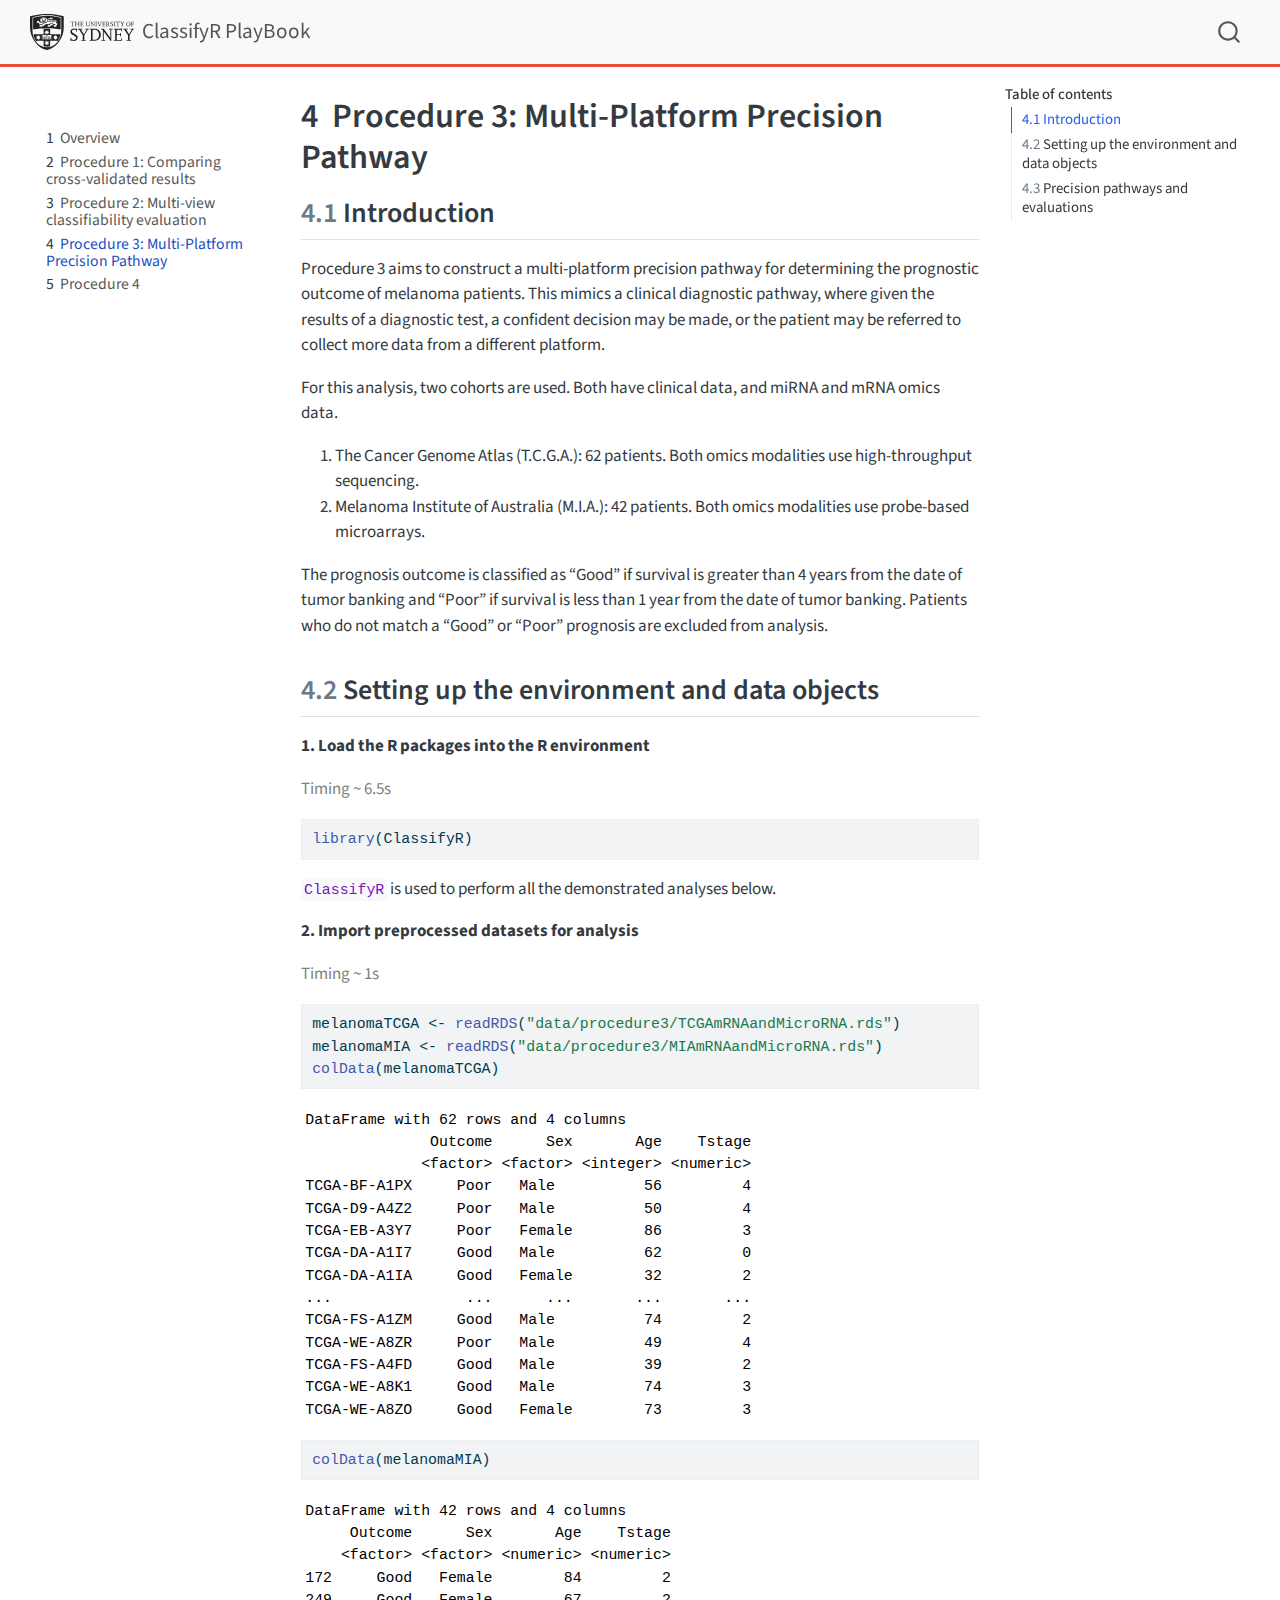
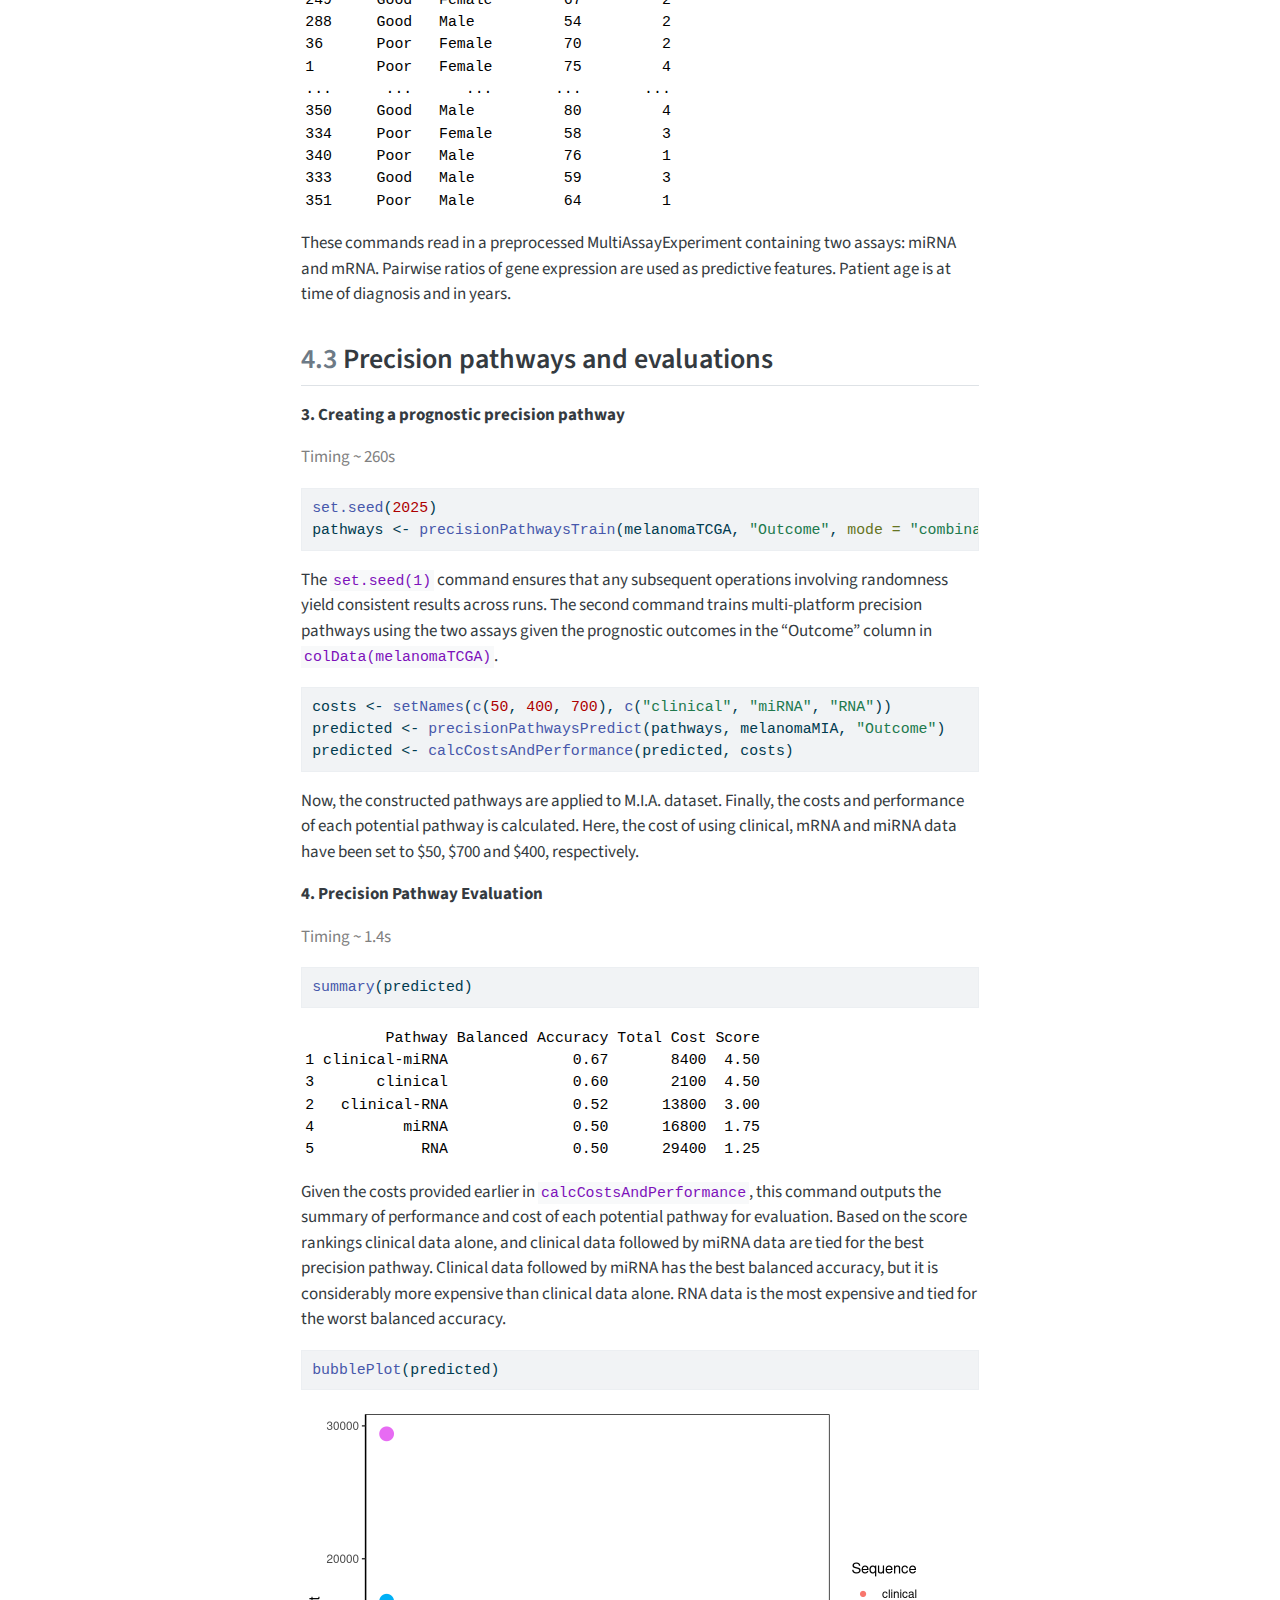
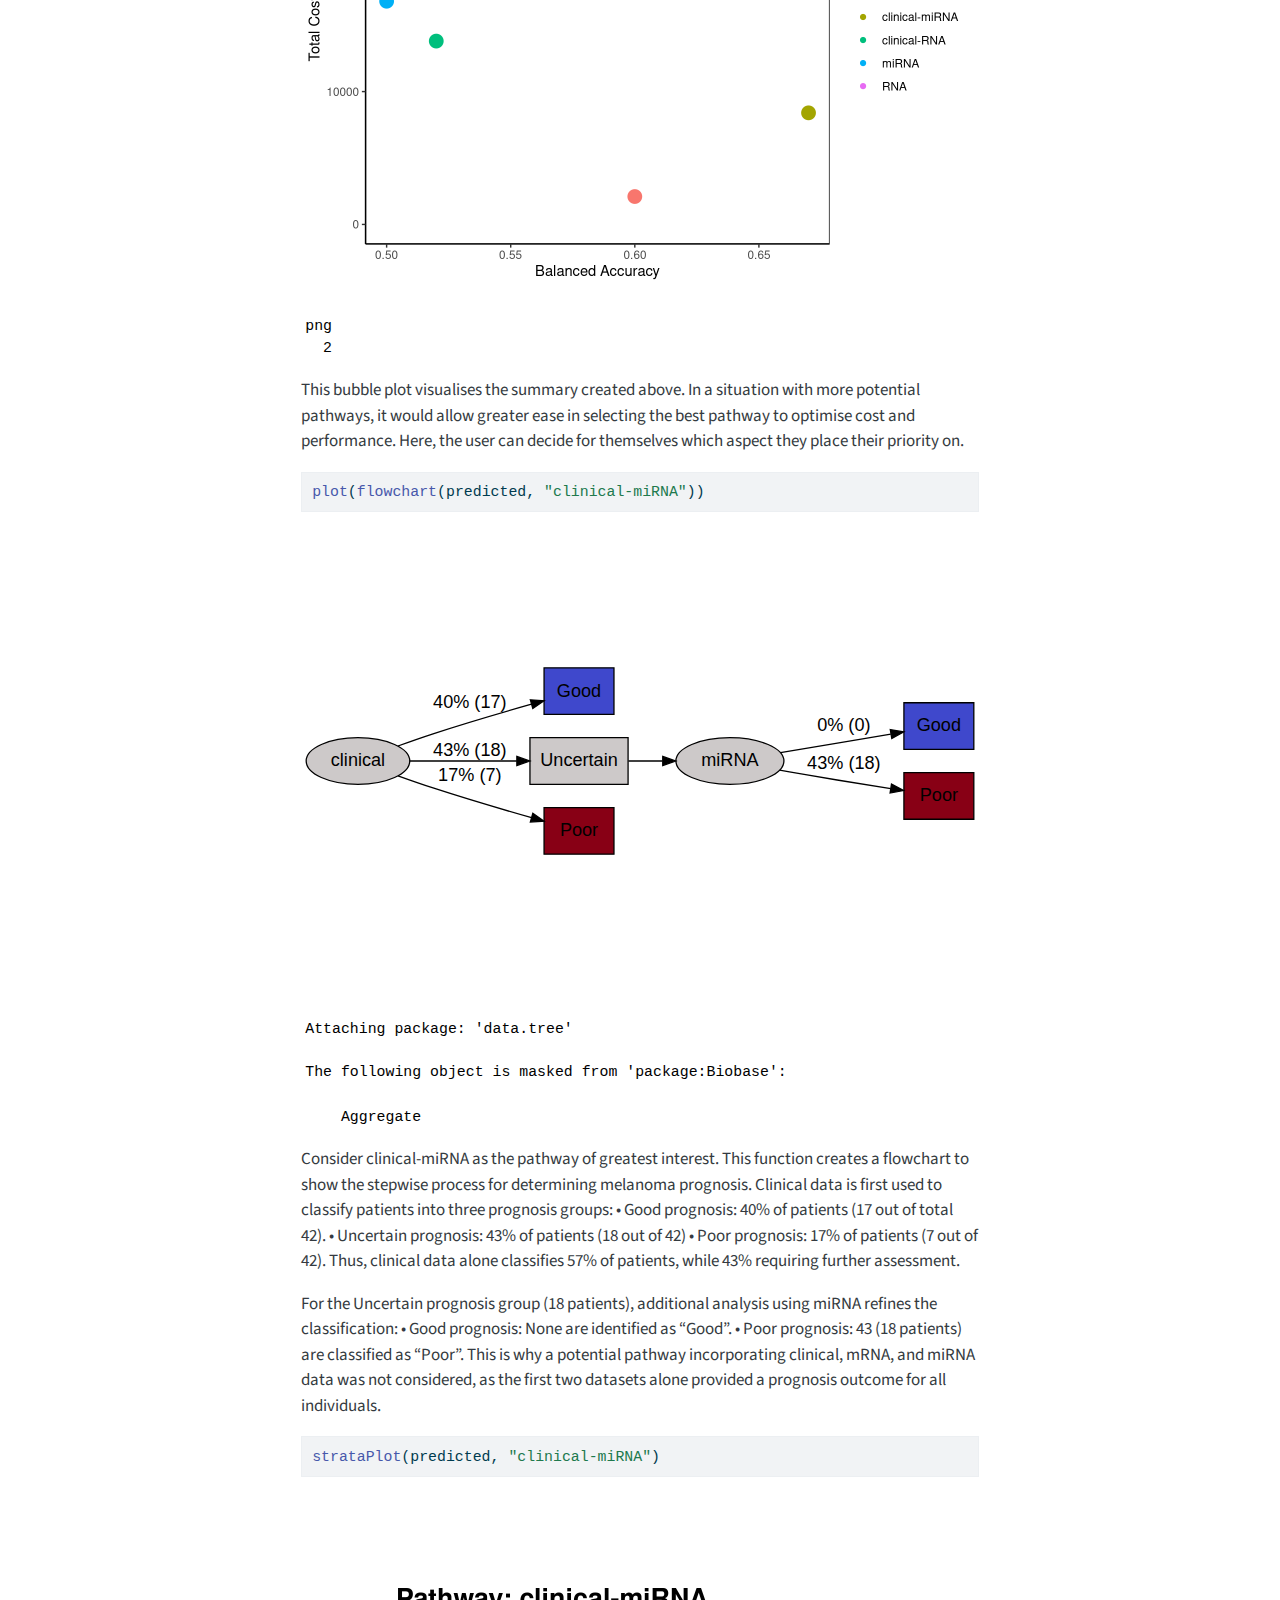
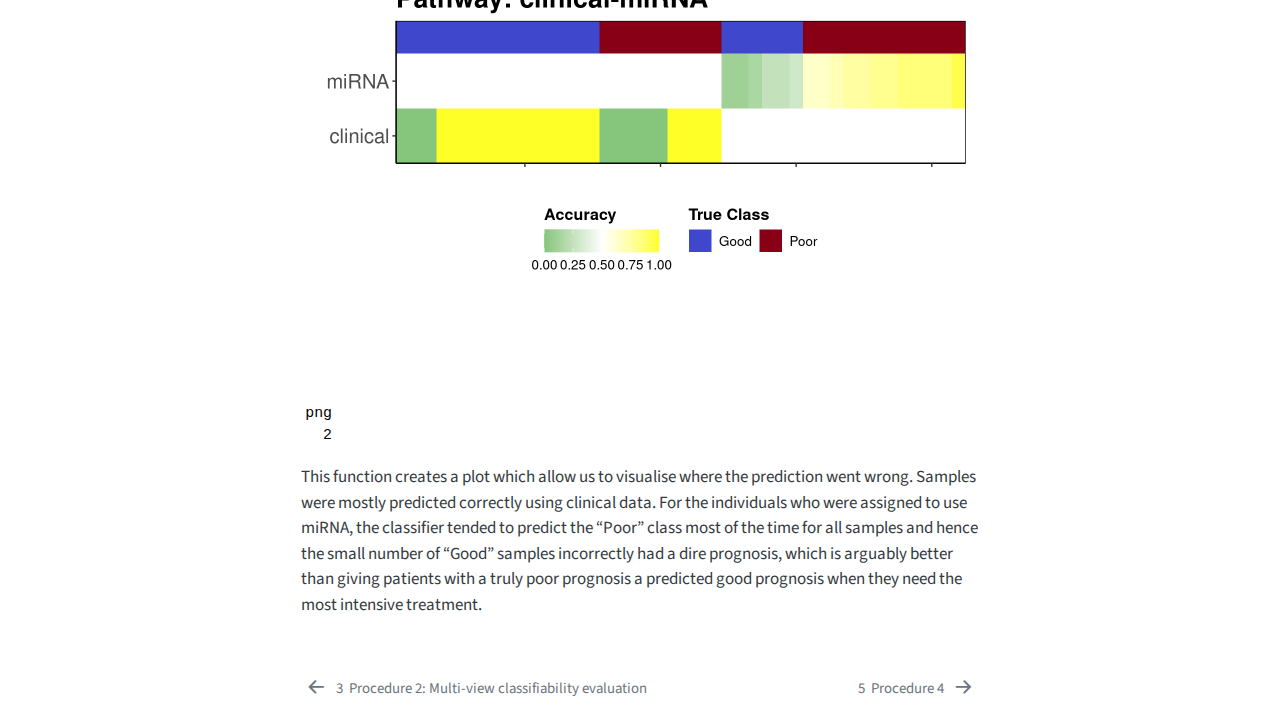
<file: Procedure3.html>
<!DOCTYPE html>
<html xmlns="http://www.w3.org/1999/xhtml" lang="en" xml:lang="en"><head>

<meta charset="utf-8">
<meta name="generator" content="quarto-1.7.32">

<meta name="viewport" content="width=device-width, initial-scale=1.0, user-scalable=yes">


<title>4&nbsp; Procedure 3: Multi-Platform Precision Pathway – ClassifyR PlayBook</title>
<style>
code{white-space: pre-wrap;}
span.smallcaps{font-variant: small-caps;}
div.columns{display: flex; gap: min(4vw, 1.5em);}
div.column{flex: auto; overflow-x: auto;}
div.hanging-indent{margin-left: 1.5em; text-indent: -1.5em;}
ul.task-list{list-style: none;}
ul.task-list li input[type="checkbox"] {
  width: 0.8em;
  margin: 0 0.8em 0.2em -1em; /* quarto-specific, see https://github.com/quarto-dev/quarto-cli/issues/4556 */ 
  vertical-align: middle;
}
/* CSS for syntax highlighting */
html { -webkit-text-size-adjust: 100%; }
pre > code.sourceCode { white-space: pre; position: relative; }
pre > code.sourceCode > span { display: inline-block; line-height: 1.25; }
pre > code.sourceCode > span:empty { height: 1.2em; }
.sourceCode { overflow: visible; }
code.sourceCode > span { color: inherit; text-decoration: inherit; }
div.sourceCode { margin: 1em 0; }
pre.sourceCode { margin: 0; }
@media screen {
div.sourceCode { overflow: auto; }
}
@media print {
pre > code.sourceCode { white-space: pre-wrap; }
pre > code.sourceCode > span { text-indent: -5em; padding-left: 5em; }
}
pre.numberSource code
  { counter-reset: source-line 0; }
pre.numberSource code > span
  { position: relative; left: -4em; counter-increment: source-line; }
pre.numberSource code > span > a:first-child::before
  { content: counter(source-line);
    position: relative; left: -1em; text-align: right; vertical-align: baseline;
    border: none; display: inline-block;
    -webkit-touch-callout: none; -webkit-user-select: none;
    -khtml-user-select: none; -moz-user-select: none;
    -ms-user-select: none; user-select: none;
    padding: 0 4px; width: 4em;
  }
pre.numberSource { margin-left: 3em;  padding-left: 4px; }
div.sourceCode
  {   }
@media screen {
pre > code.sourceCode > span > a:first-child::before { text-decoration: underline; }
}
</style>


<script src="site_libs/quarto-nav/quarto-nav.js"></script>
<script src="site_libs/quarto-nav/headroom.min.js"></script>
<script src="site_libs/clipboard/clipboard.min.js"></script>
<script src="site_libs/quarto-search/autocomplete.umd.js"></script>
<script src="site_libs/quarto-search/fuse.min.js"></script>
<script src="site_libs/quarto-search/quarto-search.js"></script>
<meta name="quarto:offset" content="./">
<link href="./Procedure4.html" rel="next">
<link href="./Procedure2.html" rel="prev">
<script src="site_libs/quarto-html/quarto.js" type="module"></script>
<script src="site_libs/quarto-html/tabsets/tabsets.js" type="module"></script>
<script src="site_libs/quarto-html/popper.min.js"></script>
<script src="site_libs/quarto-html/tippy.umd.min.js"></script>
<script src="site_libs/quarto-html/anchor.min.js"></script>
<link href="site_libs/quarto-html/tippy.css" rel="stylesheet">
<link href="site_libs/quarto-html/quarto-syntax-highlighting-37eea08aefeeee20ff55810ff984fec1.css" rel="stylesheet" id="quarto-text-highlighting-styles">
<script src="site_libs/bootstrap/bootstrap.min.js"></script>
<link href="site_libs/bootstrap/bootstrap-icons.css" rel="stylesheet">
<link href="site_libs/bootstrap/bootstrap-6462ab9da314c9146ffbe60ba33094ac.min.css" rel="stylesheet" append-hash="true" id="quarto-bootstrap" data-mode="light">
<script id="quarto-search-options" type="application/json">{
  "location": "navbar",
  "copy-button": false,
  "collapse-after": 3,
  "panel-placement": "end",
  "type": "overlay",
  "limit": 50,
  "keyboard-shortcut": [
    "f",
    "/",
    "s"
  ],
  "show-item-context": false,
  "language": {
    "search-no-results-text": "No results",
    "search-matching-documents-text": "matching documents",
    "search-copy-link-title": "Copy link to search",
    "search-hide-matches-text": "Hide additional matches",
    "search-more-match-text": "more match in this document",
    "search-more-matches-text": "more matches in this document",
    "search-clear-button-title": "Clear",
    "search-text-placeholder": "",
    "search-detached-cancel-button-title": "Cancel",
    "search-submit-button-title": "Submit",
    "search-label": "Search"
  }
}</script>
<link href="site_libs/htmltools-fill-0.5.8.1/fill.css" rel="stylesheet">
<script src="site_libs/htmlwidgets-1.6.4/htmlwidgets.js"></script>
<script src="site_libs/viz-1.8.2/viz.js"></script>
<link href="site_libs/DiagrammeR-styles-0.2/styles.css" rel="stylesheet">
<script src="site_libs/grViz-binding-1.0.11/grViz.js"></script>


<link rel="stylesheet" href="styles.css">
</head>

<body class="nav-sidebar floating nav-fixed quarto-light">

<div id="quarto-search-results"></div>
  <header id="quarto-header" class="headroom fixed-top">
    <nav class="navbar navbar-expand-lg " data-bs-theme="dark">
      <div class="navbar-container container-fluid">
      <div class="navbar-brand-container mx-auto">
    <a href="./index.html" class="navbar-brand navbar-brand-logo">
    <img src="./images/USydLogo.svg" alt="" class="navbar-logo">
    </a>
    <a class="navbar-brand" href="./index.html">
    <span class="navbar-title">ClassifyR PlayBook</span>
    </a>
  </div>
        <div class="quarto-navbar-tools tools-end">
</div>
          <div id="quarto-search" class="" title="Search"></div>
      </div> <!-- /container-fluid -->
    </nav>
  <nav class="quarto-secondary-nav">
    <div class="container-fluid d-flex">
      <button type="button" class="quarto-btn-toggle btn" data-bs-toggle="collapse" role="button" data-bs-target=".quarto-sidebar-collapse-item" aria-controls="quarto-sidebar" aria-expanded="false" aria-label="Toggle sidebar navigation" onclick="if (window.quartoToggleHeadroom) { window.quartoToggleHeadroom(); }">
        <i class="bi bi-layout-text-sidebar-reverse"></i>
      </button>
        <nav class="quarto-page-breadcrumbs" aria-label="breadcrumb"><ol class="breadcrumb"><li class="breadcrumb-item"><a href="./Procedure3.html"><span class="chapter-number">4</span>&nbsp; <span class="chapter-title">Procedure 3: Multi-Platform Precision Pathway</span></a></li></ol></nav>
        <a class="flex-grow-1" role="navigation" data-bs-toggle="collapse" data-bs-target=".quarto-sidebar-collapse-item" aria-controls="quarto-sidebar" aria-expanded="false" aria-label="Toggle sidebar navigation" onclick="if (window.quartoToggleHeadroom) { window.quartoToggleHeadroom(); }">      
        </a>
      <button type="button" class="btn quarto-search-button" aria-label="Search" onclick="window.quartoOpenSearch();">
        <i class="bi bi-search"></i>
      </button>
    </div>
  </nav>
</header>
<!-- content -->
<div id="quarto-content" class="quarto-container page-columns page-rows-contents page-layout-article page-navbar">
<!-- sidebar -->
  <nav id="quarto-sidebar" class="sidebar collapse collapse-horizontal quarto-sidebar-collapse-item sidebar-navigation floating overflow-auto">
        <div class="mt-2 flex-shrink-0 align-items-center">
        <div class="sidebar-search">
        <div id="quarto-search" class="" title="Search"></div>
        </div>
        </div>
    <div class="sidebar-menu-container"> 
    <ul class="list-unstyled mt-1">
        <li class="sidebar-item">
  <div class="sidebar-item-container"> 
  <a href="./index.html" class="sidebar-item-text sidebar-link">
 <span class="menu-text"><span class="chapter-number">1</span>&nbsp; <span class="chapter-title">Overview</span></span></a>
  </div>
</li>
        <li class="sidebar-item">
  <div class="sidebar-item-container"> 
  <a href="./Procedure1.html" class="sidebar-item-text sidebar-link">
 <span class="menu-text"><span class="chapter-number">2</span>&nbsp; <span class="chapter-title">Procedure 1: Comparing cross-validated results</span></span></a>
  </div>
</li>
        <li class="sidebar-item">
  <div class="sidebar-item-container"> 
  <a href="./Procedure2.html" class="sidebar-item-text sidebar-link">
 <span class="menu-text"><span class="chapter-number">3</span>&nbsp; <span class="chapter-title">Procedure 2: Multi-view classifiability evaluation</span></span></a>
  </div>
</li>
        <li class="sidebar-item">
  <div class="sidebar-item-container"> 
  <a href="./Procedure3.html" class="sidebar-item-text sidebar-link active">
 <span class="menu-text"><span class="chapter-number">4</span>&nbsp; <span class="chapter-title">Procedure 3: Multi-Platform Precision Pathway</span></span></a>
  </div>
</li>
        <li class="sidebar-item">
  <div class="sidebar-item-container"> 
  <a href="./Procedure4.html" class="sidebar-item-text sidebar-link">
 <span class="menu-text"><span class="chapter-number">5</span>&nbsp; <span class="chapter-title">Procedure 4</span></span></a>
  </div>
</li>
    </ul>
    </div>
</nav>
<div id="quarto-sidebar-glass" class="quarto-sidebar-collapse-item" data-bs-toggle="collapse" data-bs-target=".quarto-sidebar-collapse-item"></div>
<!-- margin-sidebar -->
    <div id="quarto-margin-sidebar" class="sidebar margin-sidebar">
        <nav id="TOC" role="doc-toc" class="toc-active">
    <h2 id="toc-title">Table of contents</h2>
   
  <ul>
  <li><a href="#introduction" id="toc-introduction" class="nav-link active" data-scroll-target="#introduction"><span class="header-section-number">4.1</span> Introduction</a></li>
  <li><a href="#setting-up-the-environment-and-data-objects" id="toc-setting-up-the-environment-and-data-objects" class="nav-link" data-scroll-target="#setting-up-the-environment-and-data-objects"><span class="header-section-number">4.2</span> Setting up the environment and data objects</a></li>
  <li><a href="#precision-pathways-and-evaluations" id="toc-precision-pathways-and-evaluations" class="nav-link" data-scroll-target="#precision-pathways-and-evaluations"><span class="header-section-number">4.3</span> Precision pathways and evaluations</a></li>
  </ul>
</nav>
    </div>
<!-- main -->
<main class="content" id="quarto-document-content">

<header id="title-block-header" class="quarto-title-block default">
<div class="quarto-title">
<h1 class="title"><span class="chapter-number">4</span>&nbsp; <span class="chapter-title">Procedure 3: Multi-Platform Precision Pathway</span></h1>
</div>



<div class="quarto-title-meta">

    
  
    
  </div>
  


</header>


<section id="introduction" class="level2" data-number="4.1">
<h2 data-number="4.1" class="anchored" data-anchor-id="introduction"><span class="header-section-number">4.1</span> Introduction</h2>
<p>Procedure 3 aims to construct a multi-platform precision pathway for determining the prognostic outcome of melanoma patients. This mimics a clinical diagnostic pathway, where given the results of a diagnostic test, a confident decision may be made, or the patient may be referred to collect more data from a different platform.</p>
<p>For this analysis, two cohorts are used. Both have clinical data, and miRNA and mRNA omics data.</p>
<ol type="1">
<li>The Cancer Genome Atlas (T.C.G.A.): 62 patients. Both omics modalities use high-throughput sequencing.</li>
<li>Melanoma Institute of Australia (M.I.A.): 42 patients. Both omics modalities use probe-based microarrays.</li>
</ol>
<p>The prognosis outcome is classified as “Good” if survival is greater than 4 years from the date of tumor banking and “Poor” if survival is less than 1 year from the date of tumor banking. Patients who do not match a “Good” or “Poor” prognosis are excluded from analysis.</p>
</section>
<section id="setting-up-the-environment-and-data-objects" class="level2" data-number="4.2">
<h2 data-number="4.2" class="anchored" data-anchor-id="setting-up-the-environment-and-data-objects"><span class="header-section-number">4.2</span> Setting up the environment and data objects</h2>
<p><strong>1. Load the R packages into the R environment</strong></p>
<p><span style="color: grey;">Timing ~ 6.5s</span></p>
<div class="cell">
<div class="sourceCode cell-code" id="cb1"><pre class="sourceCode r code-with-copy"><code class="sourceCode r"><span id="cb1-1"><a href="#cb1-1" aria-hidden="true" tabindex="-1"></a><span class="fu">library</span>(ClassifyR)</span></code><button title="Copy to Clipboard" class="code-copy-button"><i class="bi"></i></button></pre></div>
</div>
<p><code>ClassifyR</code> is used to perform all the demonstrated analyses below.</p>
<p><strong>2. Import preprocessed datasets for analysis</strong></p>
<p><span style="color: grey;">Timing ~ 1s</span></p>
<div class="cell">
<div class="sourceCode cell-code" id="cb2"><pre class="sourceCode r code-with-copy"><code class="sourceCode r"><span id="cb2-1"><a href="#cb2-1" aria-hidden="true" tabindex="-1"></a>melanomaTCGA <span class="ot">&lt;-</span> <span class="fu">readRDS</span>(<span class="st">"data/procedure3/TCGAmRNAandMicroRNA.rds"</span>)</span>
<span id="cb2-2"><a href="#cb2-2" aria-hidden="true" tabindex="-1"></a>melanomaMIA <span class="ot">&lt;-</span> <span class="fu">readRDS</span>(<span class="st">"data/procedure3/MIAmRNAandMicroRNA.rds"</span>)</span>
<span id="cb2-3"><a href="#cb2-3" aria-hidden="true" tabindex="-1"></a><span class="fu">colData</span>(melanomaTCGA)</span></code><button title="Copy to Clipboard" class="code-copy-button"><i class="bi"></i></button></pre></div>
<div class="cell-output cell-output-stdout">
<pre><code>DataFrame with 62 rows and 4 columns
              Outcome      Sex       Age    Tstage
             &lt;factor&gt; &lt;factor&gt; &lt;integer&gt; &lt;numeric&gt;
TCGA-BF-A1PX     Poor   Male          56         4
TCGA-D9-A4Z2     Poor   Male          50         4
TCGA-EB-A3Y7     Poor   Female        86         3
TCGA-DA-A1I7     Good   Male          62         0
TCGA-DA-A1IA     Good   Female        32         2
...               ...      ...       ...       ...
TCGA-FS-A1ZM     Good   Male          74         2
TCGA-WE-A8ZR     Poor   Male          49         4
TCGA-FS-A4FD     Good   Male          39         2
TCGA-WE-A8K1     Good   Male          74         3
TCGA-WE-A8ZO     Good   Female        73         3</code></pre>
</div>
<div class="sourceCode cell-code" id="cb4"><pre class="sourceCode r code-with-copy"><code class="sourceCode r"><span id="cb4-1"><a href="#cb4-1" aria-hidden="true" tabindex="-1"></a><span class="fu">colData</span>(melanomaMIA)</span></code><button title="Copy to Clipboard" class="code-copy-button"><i class="bi"></i></button></pre></div>
<div class="cell-output cell-output-stdout">
<pre><code>DataFrame with 42 rows and 4 columns
     Outcome      Sex       Age    Tstage
    &lt;factor&gt; &lt;factor&gt; &lt;numeric&gt; &lt;numeric&gt;
172     Good   Female        84         2
249     Good   Female        67         2
288     Good   Male          54         2
36      Poor   Female        70         2
1       Poor   Female        75         4
...      ...      ...       ...       ...
350     Good   Male          80         4
334     Poor   Female        58         3
340     Poor   Male          76         1
333     Good   Male          59         3
351     Poor   Male          64         1</code></pre>
</div>
</div>
<p>These commands read in a preprocessed MultiAssayExperiment containing two assays: miRNA and mRNA. Pairwise ratios of gene expression are used as predictive features. Patient age is at time of diagnosis and in years.</p>
</section>
<section id="precision-pathways-and-evaluations" class="level2" data-number="4.3">
<h2 data-number="4.3" class="anchored" data-anchor-id="precision-pathways-and-evaluations"><span class="header-section-number">4.3</span> Precision pathways and evaluations</h2>
<p><strong>3. Creating a prognostic precision pathway</strong></p>
<p><span style="color: grey;">Timing ~ 260s</span></p>
<div class="cell">
<div class="sourceCode cell-code" id="cb6"><pre class="sourceCode r code-with-copy"><code class="sourceCode r"><span id="cb6-1"><a href="#cb6-1" aria-hidden="true" tabindex="-1"></a><span class="fu">set.seed</span>(<span class="dv">2025</span>)</span>
<span id="cb6-2"><a href="#cb6-2" aria-hidden="true" tabindex="-1"></a>pathways <span class="ot">&lt;-</span> <span class="fu">precisionPathwaysTrain</span>(melanomaTCGA, <span class="st">"Outcome"</span>, <span class="at">mode =</span> <span class="st">"combinatorial"</span>, <span class="at">nCores =</span> <span class="dv">8</span>)</span></code><button title="Copy to Clipboard" class="code-copy-button"><i class="bi"></i></button></pre></div>
</div>
<p>The <code>set.seed(1)</code> command ensures that any subsequent operations involving randomness yield consistent results across runs. The second command trains multi-platform precision pathways using the two assays given the prognostic outcomes in the “Outcome” column in <code>colData(melanomaTCGA)</code>.</p>
<div class="cell">
<div class="sourceCode cell-code" id="cb7"><pre class="sourceCode r code-with-copy"><code class="sourceCode r"><span id="cb7-1"><a href="#cb7-1" aria-hidden="true" tabindex="-1"></a>costs <span class="ot">&lt;-</span> <span class="fu">setNames</span>(<span class="fu">c</span>(<span class="dv">50</span>, <span class="dv">400</span>, <span class="dv">700</span>), <span class="fu">c</span>(<span class="st">"clinical"</span>, <span class="st">"miRNA"</span>, <span class="st">"RNA"</span>))</span>
<span id="cb7-2"><a href="#cb7-2" aria-hidden="true" tabindex="-1"></a>predicted <span class="ot">&lt;-</span> <span class="fu">precisionPathwaysPredict</span>(pathways, melanomaMIA, <span class="st">"Outcome"</span>)</span>
<span id="cb7-3"><a href="#cb7-3" aria-hidden="true" tabindex="-1"></a>predicted <span class="ot">&lt;-</span> <span class="fu">calcCostsAndPerformance</span>(predicted, costs)</span></code><button title="Copy to Clipboard" class="code-copy-button"><i class="bi"></i></button></pre></div>
</div>
<p>Now, the constructed pathways are applied to M.I.A. dataset. Finally, the costs and performance of each potential pathway is calculated. Here, the cost of using clinical, mRNA and miRNA data have been set to $50, $700 and $400, respectively.</p>
<p><strong>4. Precision Pathway Evaluation</strong></p>
<p><span style="color: grey;">Timing ~ 1.4s</span></p>
<div class="cell">
<div class="sourceCode cell-code" id="cb8"><pre class="sourceCode r code-with-copy"><code class="sourceCode r"><span id="cb8-1"><a href="#cb8-1" aria-hidden="true" tabindex="-1"></a><span class="fu">summary</span>(predicted)</span></code><button title="Copy to Clipboard" class="code-copy-button"><i class="bi"></i></button></pre></div>
<div class="cell-output cell-output-stdout">
<pre><code>         Pathway Balanced Accuracy Total Cost Score
1 clinical-miRNA              0.67       8400  4.50
3       clinical              0.60       2100  4.50
2   clinical-RNA              0.52      13800  3.00
4          miRNA              0.50      16800  1.75
5            RNA              0.50      29400  1.25</code></pre>
</div>
</div>
<p>Given the costs provided earlier in <code>calcCostsAndPerformance</code>, this command outputs the summary of performance and cost of each potential pathway for evaluation. Based on the score rankings clinical data alone, and clinical data followed by miRNA data are tied for the best precision pathway. Clinical data followed by miRNA has the best balanced accuracy, but it is considerably more expensive than clinical data alone. RNA data is the most expensive and tied for the worst balanced accuracy.</p>
<div class="cell">
<div class="sourceCode cell-code" id="cb10"><pre class="sourceCode r code-with-copy"><code class="sourceCode r"><span id="cb10-1"><a href="#cb10-1" aria-hidden="true" tabindex="-1"></a><span class="fu">bubblePlot</span>(predicted)</span></code><button title="Copy to Clipboard" class="code-copy-button"><i class="bi"></i></button></pre></div>
<div class="cell-output-display">
<div>
<figure class="figure">
<p><img src="Procedure3_files/figure-html/unnamed-chunk-6-1.png" class="img-fluid figure-img" width="672"></p>
</figure>
</div>
</div>
</div>
<div class="cell">
<div class="cell-output cell-output-stdout">
<pre><code>png 
  2 </code></pre>
</div>
</div>
<p>This bubble plot visualises the summary created above. In a situation with more potential pathways, it would allow greater ease in selecting the best pathway to optimise cost and performance. Here, the user can decide for themselves which aspect they place their priority on.</p>
<div class="cell">
<div class="sourceCode cell-code" id="cb12"><pre class="sourceCode r code-with-copy"><code class="sourceCode r"><span id="cb12-1"><a href="#cb12-1" aria-hidden="true" tabindex="-1"></a><span class="fu">plot</span>(<span class="fu">flowchart</span>(predicted, <span class="st">"clinical-miRNA"</span>))</span></code><button title="Copy to Clipboard" class="code-copy-button"><i class="bi"></i></button></pre></div>
<div class="cell-output-display">
<div class="grViz html-widget html-fill-item" id="htmlwidget-670dc5a4c84bc77a0a1c" style="width:100%;height:464px;"></div>
<script type="application/json" data-for="htmlwidget-670dc5a4c84bc77a0a1c">{"x":{"diagram":"digraph {\n\ngraph [rankdir = \"LR\"]\n\n\n\n  \"1\" [label = \"clinical\", style = \"filled\", shape = \"oval\", fontcolor = \"black\", fillcolor = \"#CDC9C9\", fontname = \"helvetica\"] \n  \"2\" [label = \"Good\", style = \"filled\", shape = \"box\", fontcolor = \"black\", fillcolor = \"#3F48CC\", fontname = \"helvetica\"] \n  \"3\" [label = \"Uncertain\", style = \"filled\", shape = \"box\", fontcolor = \"black\", fillcolor = \"#CDC9C9\", fontname = \"helvetica\"] \n  \"4\" [label = \"miRNA\", style = \"filled\", shape = \"oval\", fontcolor = \"black\", fillcolor = \"#CDC9C9\", fontname = \"helvetica\"] \n  \"5\" [label = \"Good\", style = \"filled\", shape = \"box\", fontcolor = \"black\", fillcolor = \"#3F48CC\", fontname = \"helvetica\"] \n  \"6\" [label = \"Poor\", style = \"filled\", shape = \"box\", fontcolor = \"black\", fillcolor = \"#880015\", fontname = \"helvetica\"] \n  \"7\" [label = \"Poor\", style = \"filled\", shape = \"box\", fontcolor = \"black\", fillcolor = \"#880015\", fontname = \"helvetica\"] \n\"1\"->\"2\" [fontname = \"helvetica\", label = \"40% (17)\"] \n\"1\"->\"3\" [fontname = \"helvetica\", label = \"43% (18)\"] \n\"1\"->\"7\" [fontname = \"helvetica\", label = \"17% (7)\"] \n\"3\"->\"4\" [fontname = \"helvetica\", fontname = \"helvetica\"] \n\"4\"->\"5\" [fontname = \"helvetica\", label = \"0% (0)\"] \n\"4\"->\"6\" [fontname = \"helvetica\", label = \"43% (18)\"] \n}","config":{"engine":"dot","options":null}},"evals":[],"jsHooks":[]}</script>
</div>
</div>
<div class="cell">
<div class="cell-output cell-output-stderr">
<pre><code>
Attaching package: 'data.tree'</code></pre>
</div>
<div class="cell-output cell-output-stderr">
<pre><code>The following object is masked from 'package:Biobase':

    Aggregate</code></pre>
</div>
</div>
<p>Consider clinical-miRNA as the pathway of greatest interest. This function creates a flowchart to show the stepwise process for determining melanoma prognosis. Clinical data is first used to classify patients into three prognosis groups: • Good prognosis: 40% of patients (17 out of total 42). • Uncertain prognosis: 43% of patients (18 out of 42) • Poor prognosis: 17% of patients (7 out of 42). Thus, clinical data alone classifies 57% of patients, while 43% requiring further assessment.</p>
<p>For the Uncertain prognosis group (18 patients), additional analysis using miRNA refines the classification: • Good prognosis: None are identified as “Good”. • Poor prognosis: 43 (18 patients) are classified as “Poor”. This is why a potential pathway incorporating clinical, mRNA, and miRNA data was not considered, as the first two datasets alone provided a prognosis outcome for all individuals.</p>
<div class="cell">
<div class="sourceCode cell-code" id="cb15"><pre class="sourceCode r code-with-copy"><code class="sourceCode r"><span id="cb15-1"><a href="#cb15-1" aria-hidden="true" tabindex="-1"></a><span class="fu">strataPlot</span>(predicted, <span class="st">"clinical-miRNA"</span>)</span></code><button title="Copy to Clipboard" class="code-copy-button"><i class="bi"></i></button></pre></div>
<div class="cell-output-display">
<div>
<figure class="figure">
<p><img src="Procedure3_files/figure-html/unnamed-chunk-10-1.png" class="img-fluid figure-img" width="672"></p>
</figure>
</div>
</div>
</div>
<div class="cell">
<div class="cell-output cell-output-stdout">
<pre><code>png 
  2 </code></pre>
</div>
</div>
<p>This function creates a plot which allow us to visualise where the prediction went wrong. Samples were mostly predicted correctly using clinical data. For the individuals who were assigned to use miRNA, the classifier tended to predict the “Poor” class most of the time for all samples and hence the small number of “Good” samples incorrectly had a dire prognosis, which is arguably better than giving patients with a truly poor prognosis a predicted good prognosis when they need the most intensive treatment.</p>


</section>

</main> <!-- /main -->
<script id="quarto-html-after-body" type="application/javascript">
  window.document.addEventListener("DOMContentLoaded", function (event) {
    const icon = "";
    const anchorJS = new window.AnchorJS();
    anchorJS.options = {
      placement: 'right',
      icon: icon
    };
    anchorJS.add('.anchored');
    const isCodeAnnotation = (el) => {
      for (const clz of el.classList) {
        if (clz.startsWith('code-annotation-')) {                     
          return true;
        }
      }
      return false;
    }
    const onCopySuccess = function(e) {
      // button target
      const button = e.trigger;
      // don't keep focus
      button.blur();
      // flash "checked"
      button.classList.add('code-copy-button-checked');
      var currentTitle = button.getAttribute("title");
      button.setAttribute("title", "Copied!");
      let tooltip;
      if (window.bootstrap) {
        button.setAttribute("data-bs-toggle", "tooltip");
        button.setAttribute("data-bs-placement", "left");
        button.setAttribute("data-bs-title", "Copied!");
        tooltip = new bootstrap.Tooltip(button, 
          { trigger: "manual", 
            customClass: "code-copy-button-tooltip",
            offset: [0, -8]});
        tooltip.show();    
      }
      setTimeout(function() {
        if (tooltip) {
          tooltip.hide();
          button.removeAttribute("data-bs-title");
          button.removeAttribute("data-bs-toggle");
          button.removeAttribute("data-bs-placement");
        }
        button.setAttribute("title", currentTitle);
        button.classList.remove('code-copy-button-checked');
      }, 1000);
      // clear code selection
      e.clearSelection();
    }
    const getTextToCopy = function(trigger) {
        const codeEl = trigger.previousElementSibling.cloneNode(true);
        for (const childEl of codeEl.children) {
          if (isCodeAnnotation(childEl)) {
            childEl.remove();
          }
        }
        return codeEl.innerText;
    }
    const clipboard = new window.ClipboardJS('.code-copy-button:not([data-in-quarto-modal])', {
      text: getTextToCopy
    });
    clipboard.on('success', onCopySuccess);
    if (window.document.getElementById('quarto-embedded-source-code-modal')) {
      const clipboardModal = new window.ClipboardJS('.code-copy-button[data-in-quarto-modal]', {
        text: getTextToCopy,
        container: window.document.getElementById('quarto-embedded-source-code-modal')
      });
      clipboardModal.on('success', onCopySuccess);
    }
      var localhostRegex = new RegExp(/^(?:http|https):\/\/localhost\:?[0-9]*\//);
      var mailtoRegex = new RegExp(/^mailto:/);
        var filterRegex = new RegExp('/' + window.location.host + '/');
      var isInternal = (href) => {
          return filterRegex.test(href) || localhostRegex.test(href) || mailtoRegex.test(href);
      }
      // Inspect non-navigation links and adorn them if external
     var links = window.document.querySelectorAll('a[href]:not(.nav-link):not(.navbar-brand):not(.toc-action):not(.sidebar-link):not(.sidebar-item-toggle):not(.pagination-link):not(.no-external):not([aria-hidden]):not(.dropdown-item):not(.quarto-navigation-tool):not(.about-link)');
      for (var i=0; i<links.length; i++) {
        const link = links[i];
        if (!isInternal(link.href)) {
          // undo the damage that might have been done by quarto-nav.js in the case of
          // links that we want to consider external
          if (link.dataset.originalHref !== undefined) {
            link.href = link.dataset.originalHref;
          }
        }
      }
    function tippyHover(el, contentFn, onTriggerFn, onUntriggerFn) {
      const config = {
        allowHTML: true,
        maxWidth: 500,
        delay: 100,
        arrow: false,
        appendTo: function(el) {
            return el.parentElement;
        },
        interactive: true,
        interactiveBorder: 10,
        theme: 'quarto',
        placement: 'bottom-start',
      };
      if (contentFn) {
        config.content = contentFn;
      }
      if (onTriggerFn) {
        config.onTrigger = onTriggerFn;
      }
      if (onUntriggerFn) {
        config.onUntrigger = onUntriggerFn;
      }
      window.tippy(el, config); 
    }
    const noterefs = window.document.querySelectorAll('a[role="doc-noteref"]');
    for (var i=0; i<noterefs.length; i++) {
      const ref = noterefs[i];
      tippyHover(ref, function() {
        // use id or data attribute instead here
        let href = ref.getAttribute('data-footnote-href') || ref.getAttribute('href');
        try { href = new URL(href).hash; } catch {}
        const id = href.replace(/^#\/?/, "");
        const note = window.document.getElementById(id);
        if (note) {
          return note.innerHTML;
        } else {
          return "";
        }
      });
    }
    const xrefs = window.document.querySelectorAll('a.quarto-xref');
    const processXRef = (id, note) => {
      // Strip column container classes
      const stripColumnClz = (el) => {
        el.classList.remove("page-full", "page-columns");
        if (el.children) {
          for (const child of el.children) {
            stripColumnClz(child);
          }
        }
      }
      stripColumnClz(note)
      if (id === null || id.startsWith('sec-')) {
        // Special case sections, only their first couple elements
        const container = document.createElement("div");
        if (note.children && note.children.length > 2) {
          container.appendChild(note.children[0].cloneNode(true));
          for (let i = 1; i < note.children.length; i++) {
            const child = note.children[i];
            if (child.tagName === "P" && child.innerText === "") {
              continue;
            } else {
              container.appendChild(child.cloneNode(true));
              break;
            }
          }
          if (window.Quarto?.typesetMath) {
            window.Quarto.typesetMath(container);
          }
          return container.innerHTML
        } else {
          if (window.Quarto?.typesetMath) {
            window.Quarto.typesetMath(note);
          }
          return note.innerHTML;
        }
      } else {
        // Remove any anchor links if they are present
        const anchorLink = note.querySelector('a.anchorjs-link');
        if (anchorLink) {
          anchorLink.remove();
        }
        if (window.Quarto?.typesetMath) {
          window.Quarto.typesetMath(note);
        }
        if (note.classList.contains("callout")) {
          return note.outerHTML;
        } else {
          return note.innerHTML;
        }
      }
    }
    for (var i=0; i<xrefs.length; i++) {
      const xref = xrefs[i];
      tippyHover(xref, undefined, function(instance) {
        instance.disable();
        let url = xref.getAttribute('href');
        let hash = undefined; 
        if (url.startsWith('#')) {
          hash = url;
        } else {
          try { hash = new URL(url).hash; } catch {}
        }
        if (hash) {
          const id = hash.replace(/^#\/?/, "");
          const note = window.document.getElementById(id);
          if (note !== null) {
            try {
              const html = processXRef(id, note.cloneNode(true));
              instance.setContent(html);
            } finally {
              instance.enable();
              instance.show();
            }
          } else {
            // See if we can fetch this
            fetch(url.split('#')[0])
            .then(res => res.text())
            .then(html => {
              const parser = new DOMParser();
              const htmlDoc = parser.parseFromString(html, "text/html");
              const note = htmlDoc.getElementById(id);
              if (note !== null) {
                const html = processXRef(id, note);
                instance.setContent(html);
              } 
            }).finally(() => {
              instance.enable();
              instance.show();
            });
          }
        } else {
          // See if we can fetch a full url (with no hash to target)
          // This is a special case and we should probably do some content thinning / targeting
          fetch(url)
          .then(res => res.text())
          .then(html => {
            const parser = new DOMParser();
            const htmlDoc = parser.parseFromString(html, "text/html");
            const note = htmlDoc.querySelector('main.content');
            if (note !== null) {
              // This should only happen for chapter cross references
              // (since there is no id in the URL)
              // remove the first header
              if (note.children.length > 0 && note.children[0].tagName === "HEADER") {
                note.children[0].remove();
              }
              const html = processXRef(null, note);
              instance.setContent(html);
            } 
          }).finally(() => {
            instance.enable();
            instance.show();
          });
        }
      }, function(instance) {
      });
    }
        let selectedAnnoteEl;
        const selectorForAnnotation = ( cell, annotation) => {
          let cellAttr = 'data-code-cell="' + cell + '"';
          let lineAttr = 'data-code-annotation="' +  annotation + '"';
          const selector = 'span[' + cellAttr + '][' + lineAttr + ']';
          return selector;
        }
        const selectCodeLines = (annoteEl) => {
          const doc = window.document;
          const targetCell = annoteEl.getAttribute("data-target-cell");
          const targetAnnotation = annoteEl.getAttribute("data-target-annotation");
          const annoteSpan = window.document.querySelector(selectorForAnnotation(targetCell, targetAnnotation));
          const lines = annoteSpan.getAttribute("data-code-lines").split(",");
          const lineIds = lines.map((line) => {
            return targetCell + "-" + line;
          })
          let top = null;
          let height = null;
          let parent = null;
          if (lineIds.length > 0) {
              //compute the position of the single el (top and bottom and make a div)
              const el = window.document.getElementById(lineIds[0]);
              top = el.offsetTop;
              height = el.offsetHeight;
              parent = el.parentElement.parentElement;
            if (lineIds.length > 1) {
              const lastEl = window.document.getElementById(lineIds[lineIds.length - 1]);
              const bottom = lastEl.offsetTop + lastEl.offsetHeight;
              height = bottom - top;
            }
            if (top !== null && height !== null && parent !== null) {
              // cook up a div (if necessary) and position it 
              let div = window.document.getElementById("code-annotation-line-highlight");
              if (div === null) {
                div = window.document.createElement("div");
                div.setAttribute("id", "code-annotation-line-highlight");
                div.style.position = 'absolute';
                parent.appendChild(div);
              }
              div.style.top = top - 2 + "px";
              div.style.height = height + 4 + "px";
              div.style.left = 0;
              let gutterDiv = window.document.getElementById("code-annotation-line-highlight-gutter");
              if (gutterDiv === null) {
                gutterDiv = window.document.createElement("div");
                gutterDiv.setAttribute("id", "code-annotation-line-highlight-gutter");
                gutterDiv.style.position = 'absolute';
                const codeCell = window.document.getElementById(targetCell);
                const gutter = codeCell.querySelector('.code-annotation-gutter');
                gutter.appendChild(gutterDiv);
              }
              gutterDiv.style.top = top - 2 + "px";
              gutterDiv.style.height = height + 4 + "px";
            }
            selectedAnnoteEl = annoteEl;
          }
        };
        const unselectCodeLines = () => {
          const elementsIds = ["code-annotation-line-highlight", "code-annotation-line-highlight-gutter"];
          elementsIds.forEach((elId) => {
            const div = window.document.getElementById(elId);
            if (div) {
              div.remove();
            }
          });
          selectedAnnoteEl = undefined;
        };
          // Handle positioning of the toggle
      window.addEventListener(
        "resize",
        throttle(() => {
          elRect = undefined;
          if (selectedAnnoteEl) {
            selectCodeLines(selectedAnnoteEl);
          }
        }, 10)
      );
      function throttle(fn, ms) {
      let throttle = false;
      let timer;
        return (...args) => {
          if(!throttle) { // first call gets through
              fn.apply(this, args);
              throttle = true;
          } else { // all the others get throttled
              if(timer) clearTimeout(timer); // cancel #2
              timer = setTimeout(() => {
                fn.apply(this, args);
                timer = throttle = false;
              }, ms);
          }
        };
      }
        // Attach click handler to the DT
        const annoteDls = window.document.querySelectorAll('dt[data-target-cell]');
        for (const annoteDlNode of annoteDls) {
          annoteDlNode.addEventListener('click', (event) => {
            const clickedEl = event.target;
            if (clickedEl !== selectedAnnoteEl) {
              unselectCodeLines();
              const activeEl = window.document.querySelector('dt[data-target-cell].code-annotation-active');
              if (activeEl) {
                activeEl.classList.remove('code-annotation-active');
              }
              selectCodeLines(clickedEl);
              clickedEl.classList.add('code-annotation-active');
            } else {
              // Unselect the line
              unselectCodeLines();
              clickedEl.classList.remove('code-annotation-active');
            }
          });
        }
    const findCites = (el) => {
      const parentEl = el.parentElement;
      if (parentEl) {
        const cites = parentEl.dataset.cites;
        if (cites) {
          return {
            el,
            cites: cites.split(' ')
          };
        } else {
          return findCites(el.parentElement)
        }
      } else {
        return undefined;
      }
    };
    var bibliorefs = window.document.querySelectorAll('a[role="doc-biblioref"]');
    for (var i=0; i<bibliorefs.length; i++) {
      const ref = bibliorefs[i];
      const citeInfo = findCites(ref);
      if (citeInfo) {
        tippyHover(citeInfo.el, function() {
          var popup = window.document.createElement('div');
          citeInfo.cites.forEach(function(cite) {
            var citeDiv = window.document.createElement('div');
            citeDiv.classList.add('hanging-indent');
            citeDiv.classList.add('csl-entry');
            var biblioDiv = window.document.getElementById('ref-' + cite);
            if (biblioDiv) {
              citeDiv.innerHTML = biblioDiv.innerHTML;
            }
            popup.appendChild(citeDiv);
          });
          return popup.innerHTML;
        });
      }
    }
  });
  </script>
<nav class="page-navigation">
  <div class="nav-page nav-page-previous">
      <a href="./Procedure2.html" class="pagination-link" aria-label="Procedure 2: Multi-view classifiability evaluation">
        <i class="bi bi-arrow-left-short"></i> <span class="nav-page-text"><span class="chapter-number">3</span>&nbsp; <span class="chapter-title">Procedure 2: Multi-view classifiability evaluation</span></span>
      </a>          
  </div>
  <div class="nav-page nav-page-next">
      <a href="./Procedure4.html" class="pagination-link" aria-label="Procedure 4">
        <span class="nav-page-text"><span class="chapter-number">5</span>&nbsp; <span class="chapter-title">Procedure 4</span></span> <i class="bi bi-arrow-right-short"></i>
      </a>
  </div>
</nav>
</div> <!-- /content -->




</body></html>
</file>
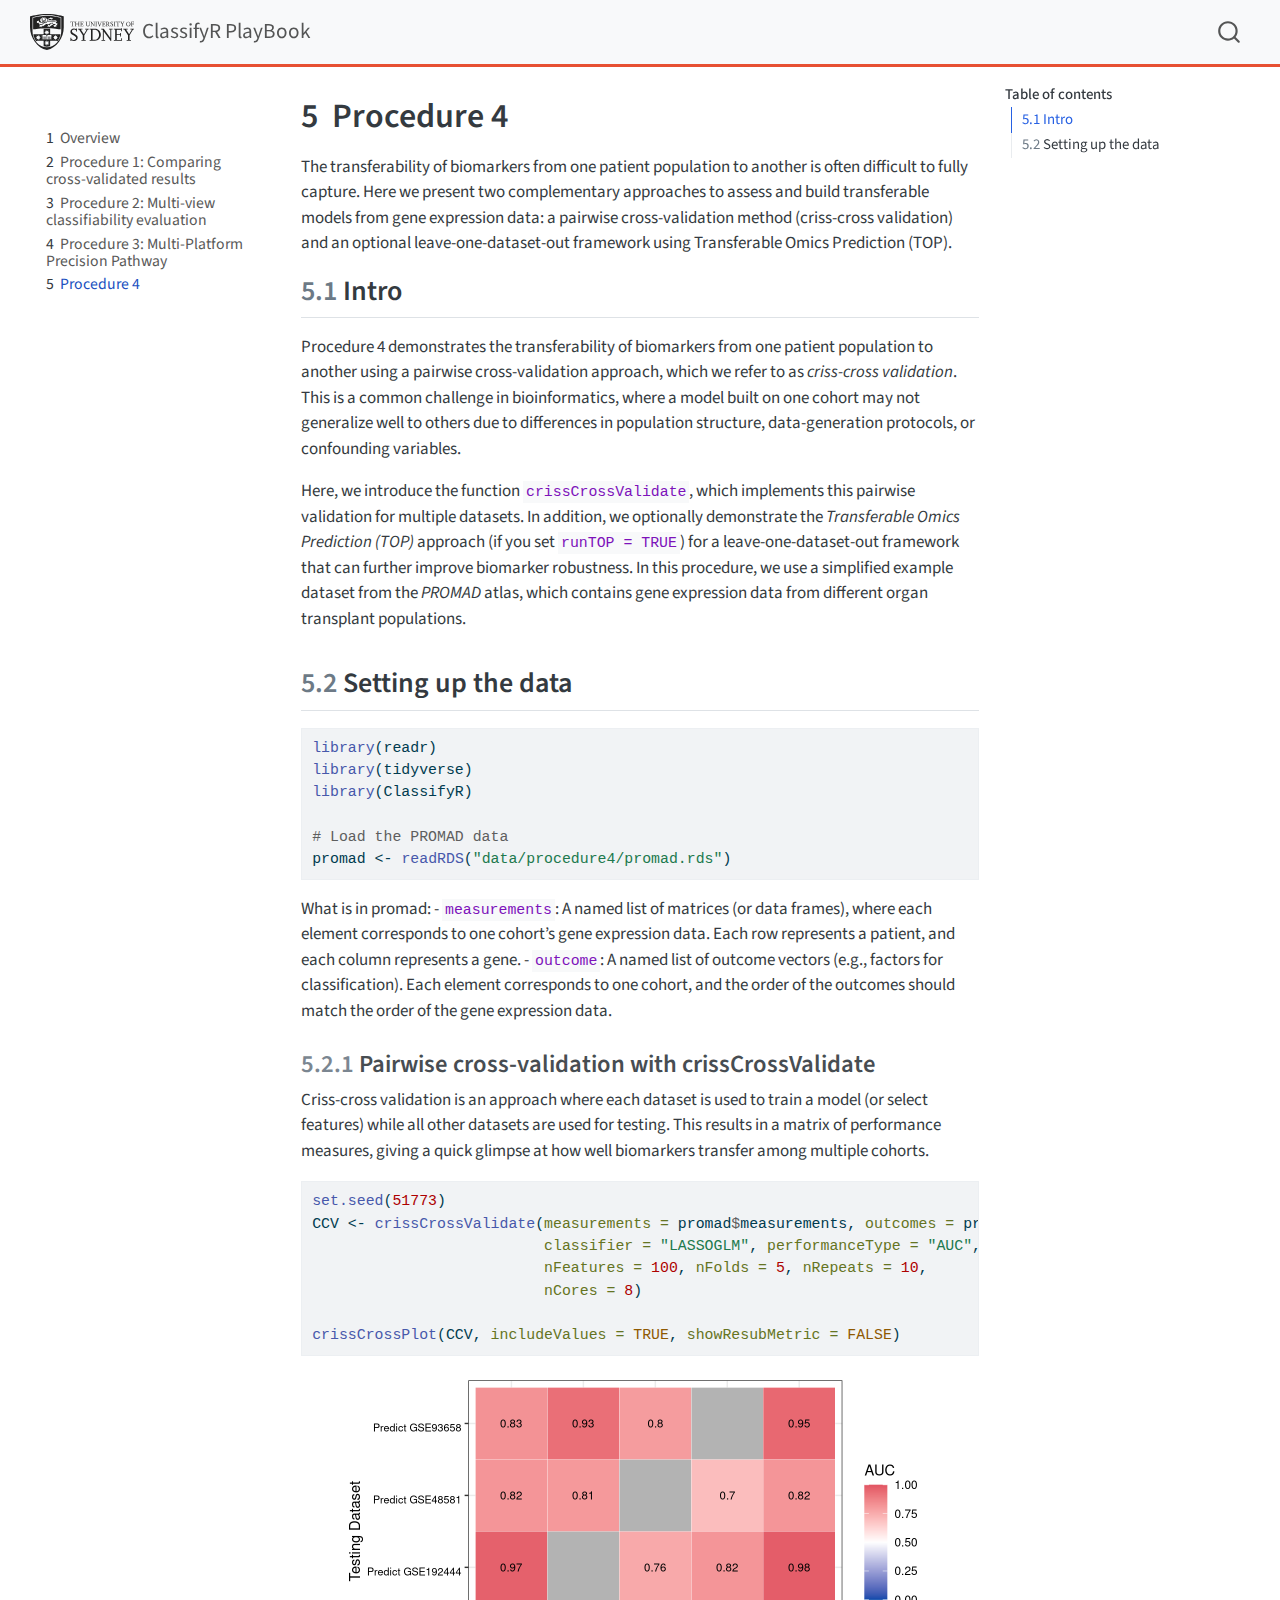
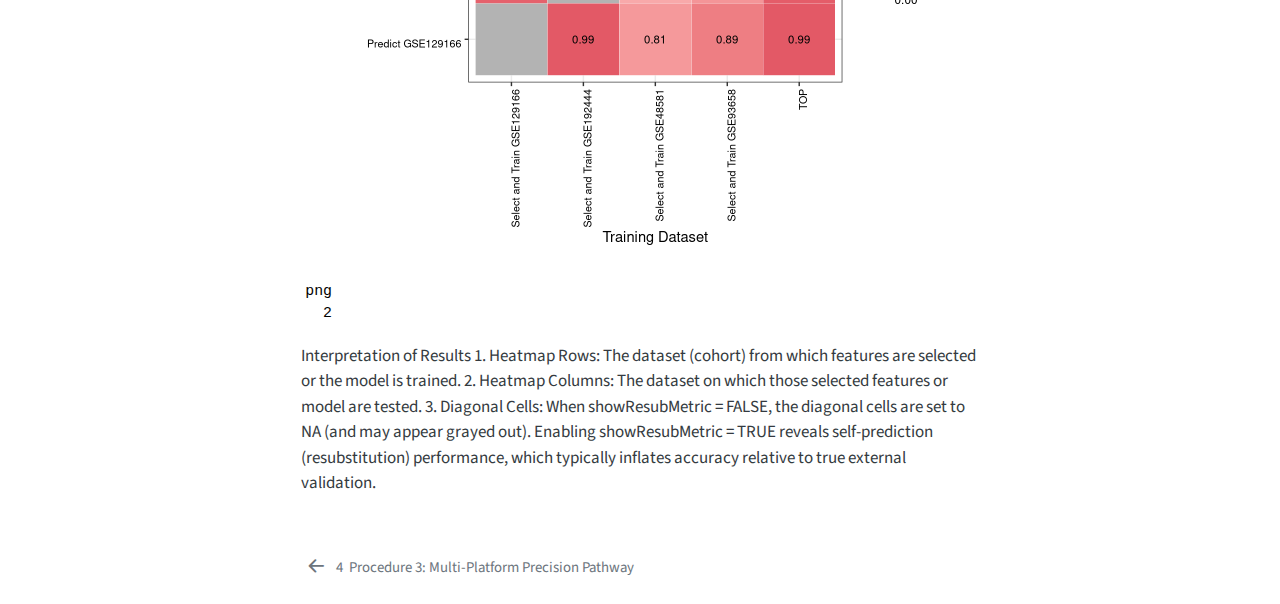
<file: Procedure4.html>
<!DOCTYPE html>
<html xmlns="http://www.w3.org/1999/xhtml" lang="en" xml:lang="en"><head>

<meta charset="utf-8">
<meta name="generator" content="quarto-1.7.32">

<meta name="viewport" content="width=device-width, initial-scale=1.0, user-scalable=yes">


<title>5&nbsp; Procedure 4 – ClassifyR PlayBook</title>
<style>
code{white-space: pre-wrap;}
span.smallcaps{font-variant: small-caps;}
div.columns{display: flex; gap: min(4vw, 1.5em);}
div.column{flex: auto; overflow-x: auto;}
div.hanging-indent{margin-left: 1.5em; text-indent: -1.5em;}
ul.task-list{list-style: none;}
ul.task-list li input[type="checkbox"] {
  width: 0.8em;
  margin: 0 0.8em 0.2em -1em; /* quarto-specific, see https://github.com/quarto-dev/quarto-cli/issues/4556 */ 
  vertical-align: middle;
}
/* CSS for syntax highlighting */
html { -webkit-text-size-adjust: 100%; }
pre > code.sourceCode { white-space: pre; position: relative; }
pre > code.sourceCode > span { display: inline-block; line-height: 1.25; }
pre > code.sourceCode > span:empty { height: 1.2em; }
.sourceCode { overflow: visible; }
code.sourceCode > span { color: inherit; text-decoration: inherit; }
div.sourceCode { margin: 1em 0; }
pre.sourceCode { margin: 0; }
@media screen {
div.sourceCode { overflow: auto; }
}
@media print {
pre > code.sourceCode { white-space: pre-wrap; }
pre > code.sourceCode > span { text-indent: -5em; padding-left: 5em; }
}
pre.numberSource code
  { counter-reset: source-line 0; }
pre.numberSource code > span
  { position: relative; left: -4em; counter-increment: source-line; }
pre.numberSource code > span > a:first-child::before
  { content: counter(source-line);
    position: relative; left: -1em; text-align: right; vertical-align: baseline;
    border: none; display: inline-block;
    -webkit-touch-callout: none; -webkit-user-select: none;
    -khtml-user-select: none; -moz-user-select: none;
    -ms-user-select: none; user-select: none;
    padding: 0 4px; width: 4em;
  }
pre.numberSource { margin-left: 3em;  padding-left: 4px; }
div.sourceCode
  {   }
@media screen {
pre > code.sourceCode > span > a:first-child::before { text-decoration: underline; }
}
</style>


<script src="site_libs/quarto-nav/quarto-nav.js"></script>
<script src="site_libs/quarto-nav/headroom.min.js"></script>
<script src="site_libs/clipboard/clipboard.min.js"></script>
<script src="site_libs/quarto-search/autocomplete.umd.js"></script>
<script src="site_libs/quarto-search/fuse.min.js"></script>
<script src="site_libs/quarto-search/quarto-search.js"></script>
<meta name="quarto:offset" content="./">
<link href="./Procedure3.html" rel="prev">
<script src="site_libs/quarto-html/quarto.js" type="module"></script>
<script src="site_libs/quarto-html/tabsets/tabsets.js" type="module"></script>
<script src="site_libs/quarto-html/popper.min.js"></script>
<script src="site_libs/quarto-html/tippy.umd.min.js"></script>
<script src="site_libs/quarto-html/anchor.min.js"></script>
<link href="site_libs/quarto-html/tippy.css" rel="stylesheet">
<link href="site_libs/quarto-html/quarto-syntax-highlighting-37eea08aefeeee20ff55810ff984fec1.css" rel="stylesheet" id="quarto-text-highlighting-styles">
<script src="site_libs/bootstrap/bootstrap.min.js"></script>
<link href="site_libs/bootstrap/bootstrap-icons.css" rel="stylesheet">
<link href="site_libs/bootstrap/bootstrap-6462ab9da314c9146ffbe60ba33094ac.min.css" rel="stylesheet" append-hash="true" id="quarto-bootstrap" data-mode="light">
<script id="quarto-search-options" type="application/json">{
  "location": "navbar",
  "copy-button": false,
  "collapse-after": 3,
  "panel-placement": "end",
  "type": "overlay",
  "limit": 50,
  "keyboard-shortcut": [
    "f",
    "/",
    "s"
  ],
  "show-item-context": false,
  "language": {
    "search-no-results-text": "No results",
    "search-matching-documents-text": "matching documents",
    "search-copy-link-title": "Copy link to search",
    "search-hide-matches-text": "Hide additional matches",
    "search-more-match-text": "more match in this document",
    "search-more-matches-text": "more matches in this document",
    "search-clear-button-title": "Clear",
    "search-text-placeholder": "",
    "search-detached-cancel-button-title": "Cancel",
    "search-submit-button-title": "Submit",
    "search-label": "Search"
  }
}</script>


<link rel="stylesheet" href="styles.css">
</head>

<body class="nav-sidebar floating nav-fixed quarto-light">

<div id="quarto-search-results"></div>
  <header id="quarto-header" class="headroom fixed-top">
    <nav class="navbar navbar-expand-lg " data-bs-theme="dark">
      <div class="navbar-container container-fluid">
      <div class="navbar-brand-container mx-auto">
    <a href="./index.html" class="navbar-brand navbar-brand-logo">
    <img src="./images/USydLogo.svg" alt="" class="navbar-logo">
    </a>
    <a class="navbar-brand" href="./index.html">
    <span class="navbar-title">ClassifyR PlayBook</span>
    </a>
  </div>
        <div class="quarto-navbar-tools tools-end">
</div>
          <div id="quarto-search" class="" title="Search"></div>
      </div> <!-- /container-fluid -->
    </nav>
  <nav class="quarto-secondary-nav">
    <div class="container-fluid d-flex">
      <button type="button" class="quarto-btn-toggle btn" data-bs-toggle="collapse" role="button" data-bs-target=".quarto-sidebar-collapse-item" aria-controls="quarto-sidebar" aria-expanded="false" aria-label="Toggle sidebar navigation" onclick="if (window.quartoToggleHeadroom) { window.quartoToggleHeadroom(); }">
        <i class="bi bi-layout-text-sidebar-reverse"></i>
      </button>
        <nav class="quarto-page-breadcrumbs" aria-label="breadcrumb"><ol class="breadcrumb"><li class="breadcrumb-item"><a href="./Procedure4.html"><span class="chapter-number">5</span>&nbsp; <span class="chapter-title">Procedure 4</span></a></li></ol></nav>
        <a class="flex-grow-1" role="navigation" data-bs-toggle="collapse" data-bs-target=".quarto-sidebar-collapse-item" aria-controls="quarto-sidebar" aria-expanded="false" aria-label="Toggle sidebar navigation" onclick="if (window.quartoToggleHeadroom) { window.quartoToggleHeadroom(); }">      
        </a>
      <button type="button" class="btn quarto-search-button" aria-label="Search" onclick="window.quartoOpenSearch();">
        <i class="bi bi-search"></i>
      </button>
    </div>
  </nav>
</header>
<!-- content -->
<div id="quarto-content" class="quarto-container page-columns page-rows-contents page-layout-article page-navbar">
<!-- sidebar -->
  <nav id="quarto-sidebar" class="sidebar collapse collapse-horizontal quarto-sidebar-collapse-item sidebar-navigation floating overflow-auto">
        <div class="mt-2 flex-shrink-0 align-items-center">
        <div class="sidebar-search">
        <div id="quarto-search" class="" title="Search"></div>
        </div>
        </div>
    <div class="sidebar-menu-container"> 
    <ul class="list-unstyled mt-1">
        <li class="sidebar-item">
  <div class="sidebar-item-container"> 
  <a href="./index.html" class="sidebar-item-text sidebar-link">
 <span class="menu-text"><span class="chapter-number">1</span>&nbsp; <span class="chapter-title">Overview</span></span></a>
  </div>
</li>
        <li class="sidebar-item">
  <div class="sidebar-item-container"> 
  <a href="./Procedure1.html" class="sidebar-item-text sidebar-link">
 <span class="menu-text"><span class="chapter-number">2</span>&nbsp; <span class="chapter-title">Procedure 1: Comparing cross-validated results</span></span></a>
  </div>
</li>
        <li class="sidebar-item">
  <div class="sidebar-item-container"> 
  <a href="./Procedure2.html" class="sidebar-item-text sidebar-link">
 <span class="menu-text"><span class="chapter-number">3</span>&nbsp; <span class="chapter-title">Procedure 2: Multi-view classifiability evaluation</span></span></a>
  </div>
</li>
        <li class="sidebar-item">
  <div class="sidebar-item-container"> 
  <a href="./Procedure3.html" class="sidebar-item-text sidebar-link">
 <span class="menu-text"><span class="chapter-number">4</span>&nbsp; <span class="chapter-title">Procedure 3: Multi-Platform Precision Pathway</span></span></a>
  </div>
</li>
        <li class="sidebar-item">
  <div class="sidebar-item-container"> 
  <a href="./Procedure4.html" class="sidebar-item-text sidebar-link active">
 <span class="menu-text"><span class="chapter-number">5</span>&nbsp; <span class="chapter-title">Procedure 4</span></span></a>
  </div>
</li>
    </ul>
    </div>
</nav>
<div id="quarto-sidebar-glass" class="quarto-sidebar-collapse-item" data-bs-toggle="collapse" data-bs-target=".quarto-sidebar-collapse-item"></div>
<!-- margin-sidebar -->
    <div id="quarto-margin-sidebar" class="sidebar margin-sidebar">
        <nav id="TOC" role="doc-toc" class="toc-active">
    <h2 id="toc-title">Table of contents</h2>
   
  <ul>
  <li><a href="#intro" id="toc-intro" class="nav-link active" data-scroll-target="#intro"><span class="header-section-number">5.1</span> Intro</a></li>
  <li><a href="#setting-up-the-data" id="toc-setting-up-the-data" class="nav-link" data-scroll-target="#setting-up-the-data"><span class="header-section-number">5.2</span> Setting up the data</a>
  <ul class="collapse">
  <li><a href="#pairwise-cross-validation-with-crisscrossvalidate" id="toc-pairwise-cross-validation-with-crisscrossvalidate" class="nav-link" data-scroll-target="#pairwise-cross-validation-with-crisscrossvalidate"><span class="header-section-number">5.2.1</span> Pairwise cross-validation with crissCrossValidate</a></li>
  </ul></li>
  </ul>
</nav>
    </div>
<!-- main -->
<main class="content" id="quarto-document-content">

<header id="title-block-header" class="quarto-title-block default">
<div class="quarto-title">
<h1 class="title"><span class="chapter-number">5</span>&nbsp; <span class="chapter-title">Procedure 4</span></h1>
</div>



<div class="quarto-title-meta">

    
  
    
  </div>
  


</header>


<p>The transferability of biomarkers from one patient population to another is often difficult to fully capture. Here we present two complementary approaches to assess and build transferable models from gene expression data: a pairwise cross-validation method (criss-cross validation) and an optional leave-one-dataset-out framework using Transferable Omics Prediction (TOP).</p>
<section id="intro" class="level2" data-number="5.1">
<h2 data-number="5.1" class="anchored" data-anchor-id="intro"><span class="header-section-number">5.1</span> Intro</h2>
<p>Procedure 4 demonstrates the transferability of biomarkers from one patient population to another using a pairwise cross-validation approach, which we refer to as <em>criss-cross validation</em>. This is a common challenge in bioinformatics, where a model built on one cohort may not generalize well to others due to differences in population structure, data-generation protocols, or confounding variables.</p>
<p>Here, we introduce the function <code>crissCrossValidate</code>, which implements this pairwise validation for multiple datasets. In addition, we optionally demonstrate the <em>Transferable Omics Prediction (TOP)</em> approach (if you set <code>runTOP = TRUE</code>) for a leave-one-dataset-out framework that can further improve biomarker robustness. In this procedure, we use a simplified example dataset from the <em>PROMAD</em> atlas, which contains gene expression data from different organ transplant populations.</p>
</section>
<section id="setting-up-the-data" class="level2" data-number="5.2">
<h2 data-number="5.2" class="anchored" data-anchor-id="setting-up-the-data"><span class="header-section-number">5.2</span> Setting up the data</h2>
<div class="cell">
<div class="sourceCode cell-code" id="cb1"><pre class="sourceCode r code-with-copy"><code class="sourceCode r"><span id="cb1-1"><a href="#cb1-1" aria-hidden="true" tabindex="-1"></a><span class="fu">library</span>(readr)</span>
<span id="cb1-2"><a href="#cb1-2" aria-hidden="true" tabindex="-1"></a><span class="fu">library</span>(tidyverse)</span>
<span id="cb1-3"><a href="#cb1-3" aria-hidden="true" tabindex="-1"></a><span class="fu">library</span>(ClassifyR)</span>
<span id="cb1-4"><a href="#cb1-4" aria-hidden="true" tabindex="-1"></a></span>
<span id="cb1-5"><a href="#cb1-5" aria-hidden="true" tabindex="-1"></a><span class="co"># Load the PROMAD data</span></span>
<span id="cb1-6"><a href="#cb1-6" aria-hidden="true" tabindex="-1"></a>promad <span class="ot">&lt;-</span> <span class="fu">readRDS</span>(<span class="st">"data/procedure4/promad.rds"</span>)</span></code><button title="Copy to Clipboard" class="code-copy-button"><i class="bi"></i></button></pre></div>
</div>
<p>What is in promad: - <code>measurements</code>: A named list of matrices (or data frames), where each element corresponds to one cohort’s gene expression data. Each row represents a patient, and each column represents a gene. - <code>outcome</code>: A named list of outcome vectors (e.g., factors for classification). Each element corresponds to one cohort, and the order of the outcomes should match the order of the gene expression data.</p>
<section id="pairwise-cross-validation-with-crisscrossvalidate" class="level3" data-number="5.2.1">
<h3 data-number="5.2.1" class="anchored" data-anchor-id="pairwise-cross-validation-with-crisscrossvalidate"><span class="header-section-number">5.2.1</span> Pairwise cross-validation with crissCrossValidate</h3>
<p>Criss-cross validation is an approach where each dataset is used to train a model (or select features) while all other datasets are used for testing. This results in a matrix of performance measures, giving a quick glimpse at how well biomarkers transfer among multiple cohorts.</p>
<div class="cell">
<div class="sourceCode cell-code" id="cb2"><pre class="sourceCode r code-with-copy"><code class="sourceCode r"><span id="cb2-1"><a href="#cb2-1" aria-hidden="true" tabindex="-1"></a><span class="fu">set.seed</span>(<span class="dv">51773</span>)</span>
<span id="cb2-2"><a href="#cb2-2" aria-hidden="true" tabindex="-1"></a>CCV <span class="ot">&lt;-</span> <span class="fu">crissCrossValidate</span>(<span class="at">measurements =</span> promad<span class="sc">$</span>measurements, <span class="at">outcomes =</span> promad<span class="sc">$</span>outcome,</span>
<span id="cb2-3"><a href="#cb2-3" aria-hidden="true" tabindex="-1"></a>                          <span class="at">classifier =</span> <span class="st">"LASSOGLM"</span>, <span class="at">performanceType =</span> <span class="st">"AUC"</span>, <span class="at">runTOP =</span> <span class="cn">TRUE</span>, </span>
<span id="cb2-4"><a href="#cb2-4" aria-hidden="true" tabindex="-1"></a>                          <span class="at">nFeatures =</span> <span class="dv">100</span>, <span class="at">nFolds =</span> <span class="dv">5</span>, <span class="at">nRepeats =</span> <span class="dv">10</span>,</span>
<span id="cb2-5"><a href="#cb2-5" aria-hidden="true" tabindex="-1"></a>                          <span class="at">nCores =</span> <span class="dv">8</span>)</span>
<span id="cb2-6"><a href="#cb2-6" aria-hidden="true" tabindex="-1"></a></span>
<span id="cb2-7"><a href="#cb2-7" aria-hidden="true" tabindex="-1"></a><span class="fu">crissCrossPlot</span>(CCV, <span class="at">includeValues =</span> <span class="cn">TRUE</span>, <span class="at">showResubMetric =</span> <span class="cn">FALSE</span>)</span></code><button title="Copy to Clipboard" class="code-copy-button"><i class="bi"></i></button></pre></div>
<div class="cell-output-display">
<div>
<figure class="figure">
<p><img src="Procedure4_files/figure-html/unnamed-chunk-2-1.png" class="img-fluid figure-img" width="672"></p>
</figure>
</div>
</div>
</div>
<div class="cell">
<div class="cell-output cell-output-stdout">
<pre><code>png 
  2 </code></pre>
</div>
</div>
<p>Interpretation of Results 1. Heatmap Rows: The dataset (cohort) from which features are selected or the model is trained. 2. Heatmap Columns: The dataset on which those selected features or model are tested. 3. Diagonal Cells: When showResubMetric = FALSE, the diagonal cells are set to NA (and may appear grayed out). Enabling showResubMetric = TRUE reveals self-prediction (resubstitution) performance, which typically inflates accuracy relative to true external validation.</p>


</section>
</section>

</main> <!-- /main -->
<script id="quarto-html-after-body" type="application/javascript">
  window.document.addEventListener("DOMContentLoaded", function (event) {
    const icon = "";
    const anchorJS = new window.AnchorJS();
    anchorJS.options = {
      placement: 'right',
      icon: icon
    };
    anchorJS.add('.anchored');
    const isCodeAnnotation = (el) => {
      for (const clz of el.classList) {
        if (clz.startsWith('code-annotation-')) {                     
          return true;
        }
      }
      return false;
    }
    const onCopySuccess = function(e) {
      // button target
      const button = e.trigger;
      // don't keep focus
      button.blur();
      // flash "checked"
      button.classList.add('code-copy-button-checked');
      var currentTitle = button.getAttribute("title");
      button.setAttribute("title", "Copied!");
      let tooltip;
      if (window.bootstrap) {
        button.setAttribute("data-bs-toggle", "tooltip");
        button.setAttribute("data-bs-placement", "left");
        button.setAttribute("data-bs-title", "Copied!");
        tooltip = new bootstrap.Tooltip(button, 
          { trigger: "manual", 
            customClass: "code-copy-button-tooltip",
            offset: [0, -8]});
        tooltip.show();    
      }
      setTimeout(function() {
        if (tooltip) {
          tooltip.hide();
          button.removeAttribute("data-bs-title");
          button.removeAttribute("data-bs-toggle");
          button.removeAttribute("data-bs-placement");
        }
        button.setAttribute("title", currentTitle);
        button.classList.remove('code-copy-button-checked');
      }, 1000);
      // clear code selection
      e.clearSelection();
    }
    const getTextToCopy = function(trigger) {
        const codeEl = trigger.previousElementSibling.cloneNode(true);
        for (const childEl of codeEl.children) {
          if (isCodeAnnotation(childEl)) {
            childEl.remove();
          }
        }
        return codeEl.innerText;
    }
    const clipboard = new window.ClipboardJS('.code-copy-button:not([data-in-quarto-modal])', {
      text: getTextToCopy
    });
    clipboard.on('success', onCopySuccess);
    if (window.document.getElementById('quarto-embedded-source-code-modal')) {
      const clipboardModal = new window.ClipboardJS('.code-copy-button[data-in-quarto-modal]', {
        text: getTextToCopy,
        container: window.document.getElementById('quarto-embedded-source-code-modal')
      });
      clipboardModal.on('success', onCopySuccess);
    }
      var localhostRegex = new RegExp(/^(?:http|https):\/\/localhost\:?[0-9]*\//);
      var mailtoRegex = new RegExp(/^mailto:/);
        var filterRegex = new RegExp('/' + window.location.host + '/');
      var isInternal = (href) => {
          return filterRegex.test(href) || localhostRegex.test(href) || mailtoRegex.test(href);
      }
      // Inspect non-navigation links and adorn them if external
     var links = window.document.querySelectorAll('a[href]:not(.nav-link):not(.navbar-brand):not(.toc-action):not(.sidebar-link):not(.sidebar-item-toggle):not(.pagination-link):not(.no-external):not([aria-hidden]):not(.dropdown-item):not(.quarto-navigation-tool):not(.about-link)');
      for (var i=0; i<links.length; i++) {
        const link = links[i];
        if (!isInternal(link.href)) {
          // undo the damage that might have been done by quarto-nav.js in the case of
          // links that we want to consider external
          if (link.dataset.originalHref !== undefined) {
            link.href = link.dataset.originalHref;
          }
        }
      }
    function tippyHover(el, contentFn, onTriggerFn, onUntriggerFn) {
      const config = {
        allowHTML: true,
        maxWidth: 500,
        delay: 100,
        arrow: false,
        appendTo: function(el) {
            return el.parentElement;
        },
        interactive: true,
        interactiveBorder: 10,
        theme: 'quarto',
        placement: 'bottom-start',
      };
      if (contentFn) {
        config.content = contentFn;
      }
      if (onTriggerFn) {
        config.onTrigger = onTriggerFn;
      }
      if (onUntriggerFn) {
        config.onUntrigger = onUntriggerFn;
      }
      window.tippy(el, config); 
    }
    const noterefs = window.document.querySelectorAll('a[role="doc-noteref"]');
    for (var i=0; i<noterefs.length; i++) {
      const ref = noterefs[i];
      tippyHover(ref, function() {
        // use id or data attribute instead here
        let href = ref.getAttribute('data-footnote-href') || ref.getAttribute('href');
        try { href = new URL(href).hash; } catch {}
        const id = href.replace(/^#\/?/, "");
        const note = window.document.getElementById(id);
        if (note) {
          return note.innerHTML;
        } else {
          return "";
        }
      });
    }
    const xrefs = window.document.querySelectorAll('a.quarto-xref');
    const processXRef = (id, note) => {
      // Strip column container classes
      const stripColumnClz = (el) => {
        el.classList.remove("page-full", "page-columns");
        if (el.children) {
          for (const child of el.children) {
            stripColumnClz(child);
          }
        }
      }
      stripColumnClz(note)
      if (id === null || id.startsWith('sec-')) {
        // Special case sections, only their first couple elements
        const container = document.createElement("div");
        if (note.children && note.children.length > 2) {
          container.appendChild(note.children[0].cloneNode(true));
          for (let i = 1; i < note.children.length; i++) {
            const child = note.children[i];
            if (child.tagName === "P" && child.innerText === "") {
              continue;
            } else {
              container.appendChild(child.cloneNode(true));
              break;
            }
          }
          if (window.Quarto?.typesetMath) {
            window.Quarto.typesetMath(container);
          }
          return container.innerHTML
        } else {
          if (window.Quarto?.typesetMath) {
            window.Quarto.typesetMath(note);
          }
          return note.innerHTML;
        }
      } else {
        // Remove any anchor links if they are present
        const anchorLink = note.querySelector('a.anchorjs-link');
        if (anchorLink) {
          anchorLink.remove();
        }
        if (window.Quarto?.typesetMath) {
          window.Quarto.typesetMath(note);
        }
        if (note.classList.contains("callout")) {
          return note.outerHTML;
        } else {
          return note.innerHTML;
        }
      }
    }
    for (var i=0; i<xrefs.length; i++) {
      const xref = xrefs[i];
      tippyHover(xref, undefined, function(instance) {
        instance.disable();
        let url = xref.getAttribute('href');
        let hash = undefined; 
        if (url.startsWith('#')) {
          hash = url;
        } else {
          try { hash = new URL(url).hash; } catch {}
        }
        if (hash) {
          const id = hash.replace(/^#\/?/, "");
          const note = window.document.getElementById(id);
          if (note !== null) {
            try {
              const html = processXRef(id, note.cloneNode(true));
              instance.setContent(html);
            } finally {
              instance.enable();
              instance.show();
            }
          } else {
            // See if we can fetch this
            fetch(url.split('#')[0])
            .then(res => res.text())
            .then(html => {
              const parser = new DOMParser();
              const htmlDoc = parser.parseFromString(html, "text/html");
              const note = htmlDoc.getElementById(id);
              if (note !== null) {
                const html = processXRef(id, note);
                instance.setContent(html);
              } 
            }).finally(() => {
              instance.enable();
              instance.show();
            });
          }
        } else {
          // See if we can fetch a full url (with no hash to target)
          // This is a special case and we should probably do some content thinning / targeting
          fetch(url)
          .then(res => res.text())
          .then(html => {
            const parser = new DOMParser();
            const htmlDoc = parser.parseFromString(html, "text/html");
            const note = htmlDoc.querySelector('main.content');
            if (note !== null) {
              // This should only happen for chapter cross references
              // (since there is no id in the URL)
              // remove the first header
              if (note.children.length > 0 && note.children[0].tagName === "HEADER") {
                note.children[0].remove();
              }
              const html = processXRef(null, note);
              instance.setContent(html);
            } 
          }).finally(() => {
            instance.enable();
            instance.show();
          });
        }
      }, function(instance) {
      });
    }
        let selectedAnnoteEl;
        const selectorForAnnotation = ( cell, annotation) => {
          let cellAttr = 'data-code-cell="' + cell + '"';
          let lineAttr = 'data-code-annotation="' +  annotation + '"';
          const selector = 'span[' + cellAttr + '][' + lineAttr + ']';
          return selector;
        }
        const selectCodeLines = (annoteEl) => {
          const doc = window.document;
          const targetCell = annoteEl.getAttribute("data-target-cell");
          const targetAnnotation = annoteEl.getAttribute("data-target-annotation");
          const annoteSpan = window.document.querySelector(selectorForAnnotation(targetCell, targetAnnotation));
          const lines = annoteSpan.getAttribute("data-code-lines").split(",");
          const lineIds = lines.map((line) => {
            return targetCell + "-" + line;
          })
          let top = null;
          let height = null;
          let parent = null;
          if (lineIds.length > 0) {
              //compute the position of the single el (top and bottom and make a div)
              const el = window.document.getElementById(lineIds[0]);
              top = el.offsetTop;
              height = el.offsetHeight;
              parent = el.parentElement.parentElement;
            if (lineIds.length > 1) {
              const lastEl = window.document.getElementById(lineIds[lineIds.length - 1]);
              const bottom = lastEl.offsetTop + lastEl.offsetHeight;
              height = bottom - top;
            }
            if (top !== null && height !== null && parent !== null) {
              // cook up a div (if necessary) and position it 
              let div = window.document.getElementById("code-annotation-line-highlight");
              if (div === null) {
                div = window.document.createElement("div");
                div.setAttribute("id", "code-annotation-line-highlight");
                div.style.position = 'absolute';
                parent.appendChild(div);
              }
              div.style.top = top - 2 + "px";
              div.style.height = height + 4 + "px";
              div.style.left = 0;
              let gutterDiv = window.document.getElementById("code-annotation-line-highlight-gutter");
              if (gutterDiv === null) {
                gutterDiv = window.document.createElement("div");
                gutterDiv.setAttribute("id", "code-annotation-line-highlight-gutter");
                gutterDiv.style.position = 'absolute';
                const codeCell = window.document.getElementById(targetCell);
                const gutter = codeCell.querySelector('.code-annotation-gutter');
                gutter.appendChild(gutterDiv);
              }
              gutterDiv.style.top = top - 2 + "px";
              gutterDiv.style.height = height + 4 + "px";
            }
            selectedAnnoteEl = annoteEl;
          }
        };
        const unselectCodeLines = () => {
          const elementsIds = ["code-annotation-line-highlight", "code-annotation-line-highlight-gutter"];
          elementsIds.forEach((elId) => {
            const div = window.document.getElementById(elId);
            if (div) {
              div.remove();
            }
          });
          selectedAnnoteEl = undefined;
        };
          // Handle positioning of the toggle
      window.addEventListener(
        "resize",
        throttle(() => {
          elRect = undefined;
          if (selectedAnnoteEl) {
            selectCodeLines(selectedAnnoteEl);
          }
        }, 10)
      );
      function throttle(fn, ms) {
      let throttle = false;
      let timer;
        return (...args) => {
          if(!throttle) { // first call gets through
              fn.apply(this, args);
              throttle = true;
          } else { // all the others get throttled
              if(timer) clearTimeout(timer); // cancel #2
              timer = setTimeout(() => {
                fn.apply(this, args);
                timer = throttle = false;
              }, ms);
          }
        };
      }
        // Attach click handler to the DT
        const annoteDls = window.document.querySelectorAll('dt[data-target-cell]');
        for (const annoteDlNode of annoteDls) {
          annoteDlNode.addEventListener('click', (event) => {
            const clickedEl = event.target;
            if (clickedEl !== selectedAnnoteEl) {
              unselectCodeLines();
              const activeEl = window.document.querySelector('dt[data-target-cell].code-annotation-active');
              if (activeEl) {
                activeEl.classList.remove('code-annotation-active');
              }
              selectCodeLines(clickedEl);
              clickedEl.classList.add('code-annotation-active');
            } else {
              // Unselect the line
              unselectCodeLines();
              clickedEl.classList.remove('code-annotation-active');
            }
          });
        }
    const findCites = (el) => {
      const parentEl = el.parentElement;
      if (parentEl) {
        const cites = parentEl.dataset.cites;
        if (cites) {
          return {
            el,
            cites: cites.split(' ')
          };
        } else {
          return findCites(el.parentElement)
        }
      } else {
        return undefined;
      }
    };
    var bibliorefs = window.document.querySelectorAll('a[role="doc-biblioref"]');
    for (var i=0; i<bibliorefs.length; i++) {
      const ref = bibliorefs[i];
      const citeInfo = findCites(ref);
      if (citeInfo) {
        tippyHover(citeInfo.el, function() {
          var popup = window.document.createElement('div');
          citeInfo.cites.forEach(function(cite) {
            var citeDiv = window.document.createElement('div');
            citeDiv.classList.add('hanging-indent');
            citeDiv.classList.add('csl-entry');
            var biblioDiv = window.document.getElementById('ref-' + cite);
            if (biblioDiv) {
              citeDiv.innerHTML = biblioDiv.innerHTML;
            }
            popup.appendChild(citeDiv);
          });
          return popup.innerHTML;
        });
      }
    }
  });
  </script>
<nav class="page-navigation">
  <div class="nav-page nav-page-previous">
      <a href="./Procedure3.html" class="pagination-link" aria-label="Procedure 3: Multi-Platform Precision Pathway">
        <i class="bi bi-arrow-left-short"></i> <span class="nav-page-text"><span class="chapter-number">4</span>&nbsp; <span class="chapter-title">Procedure 3: Multi-Platform Precision Pathway</span></span>
      </a>          
  </div>
  <div class="nav-page nav-page-next">
  </div>
</nav>
</div> <!-- /content -->




</body></html>
</file>
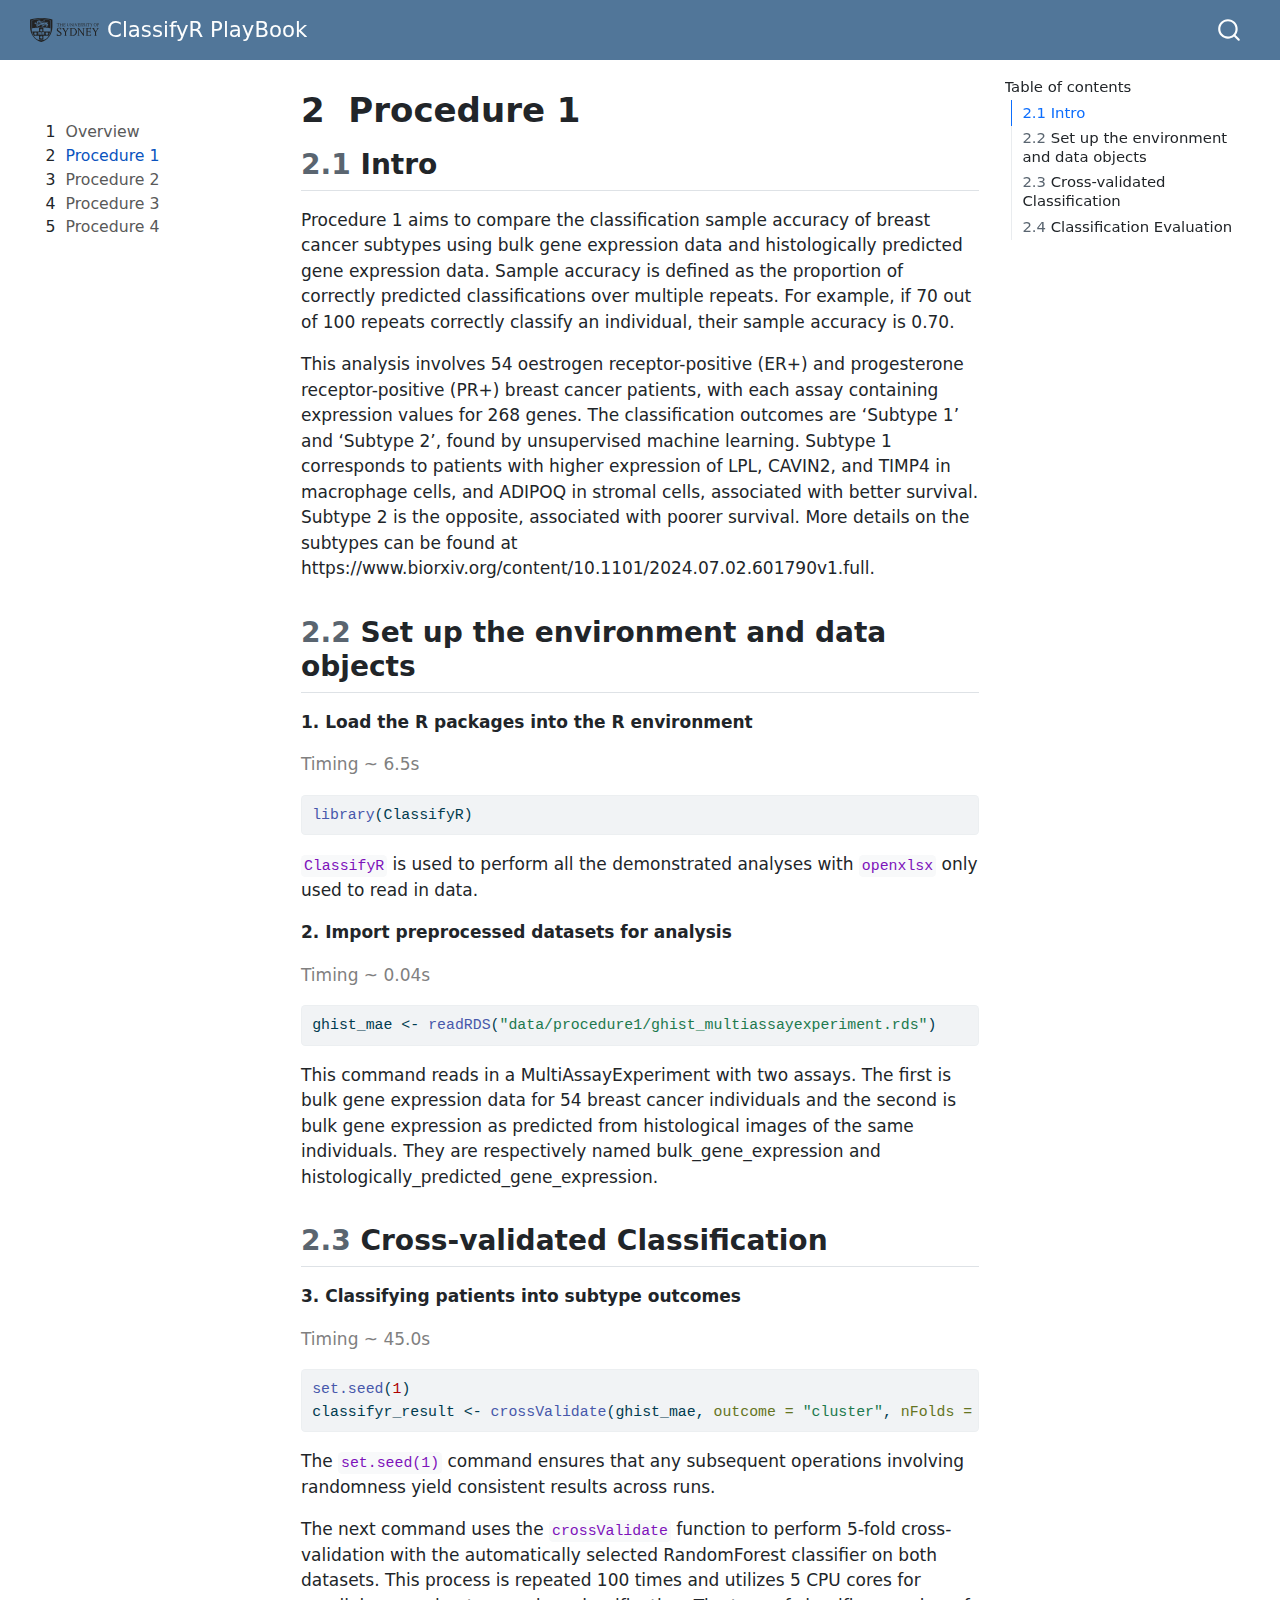
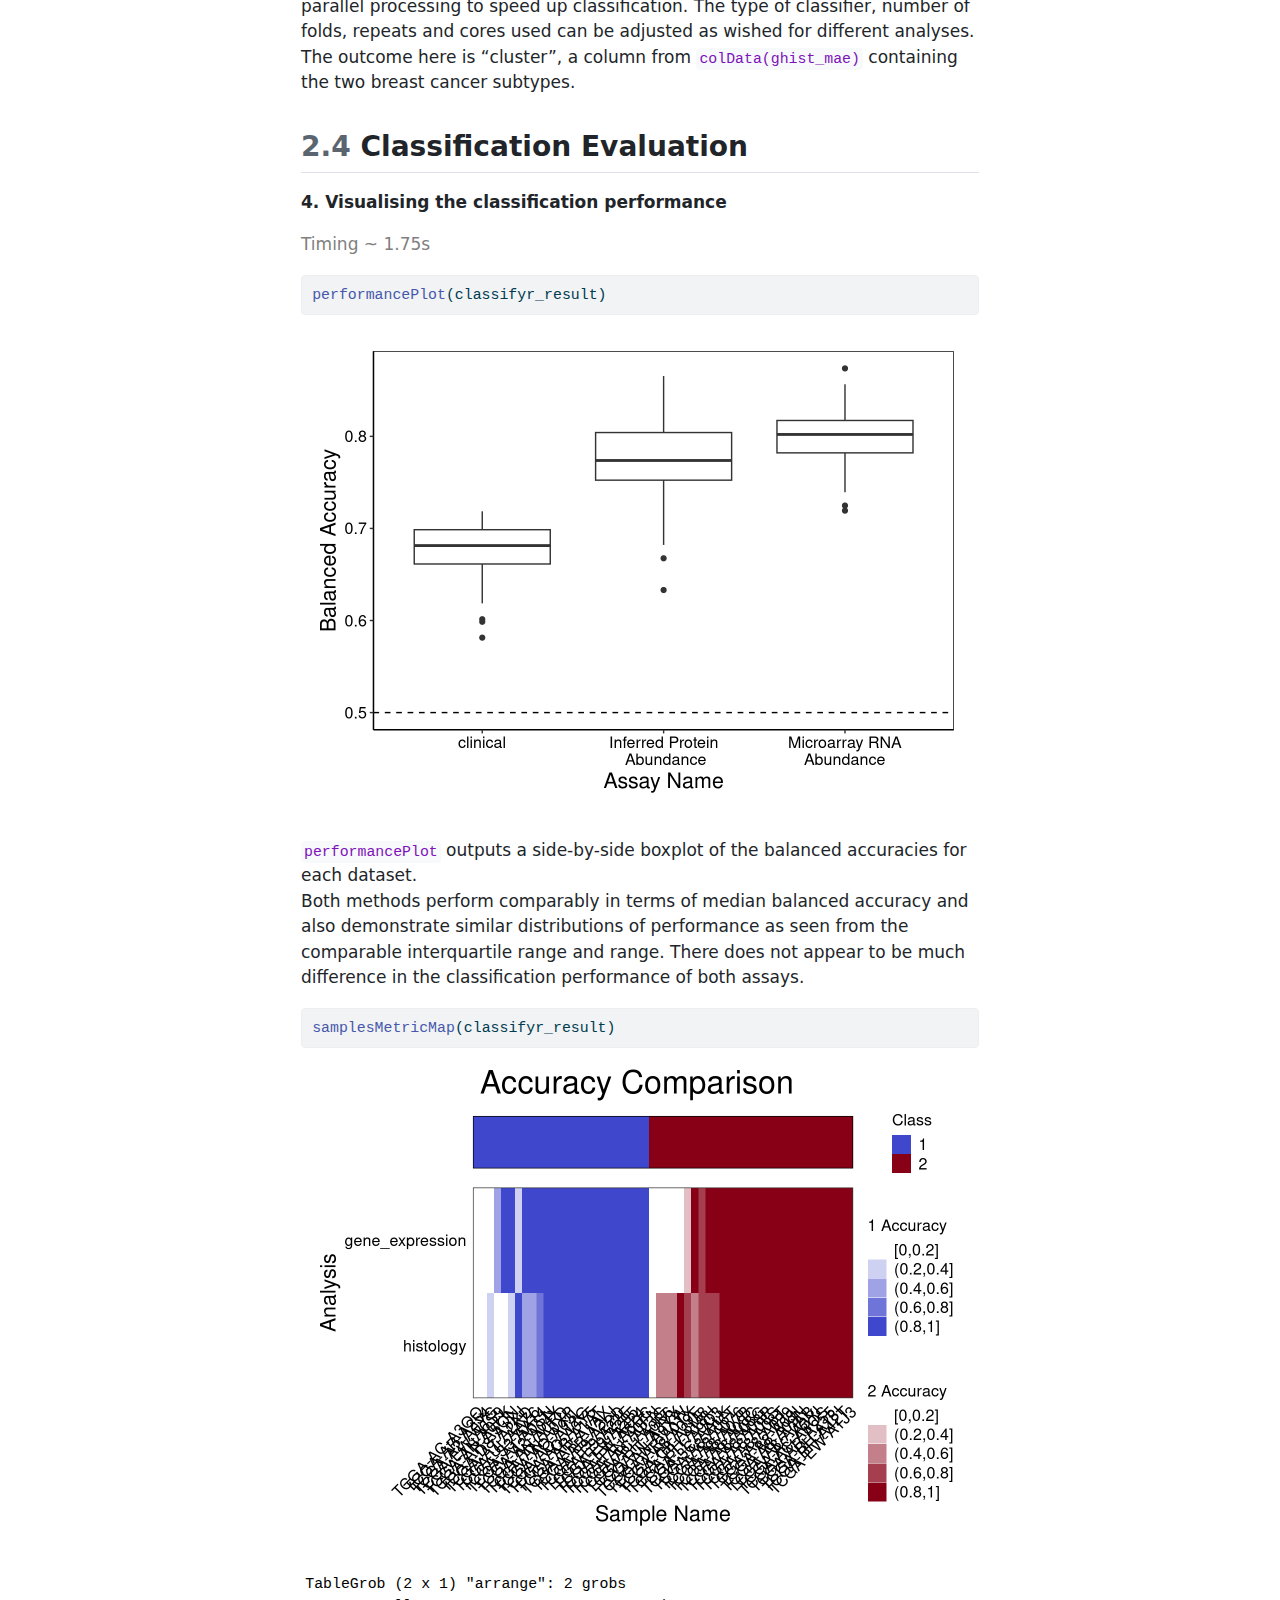
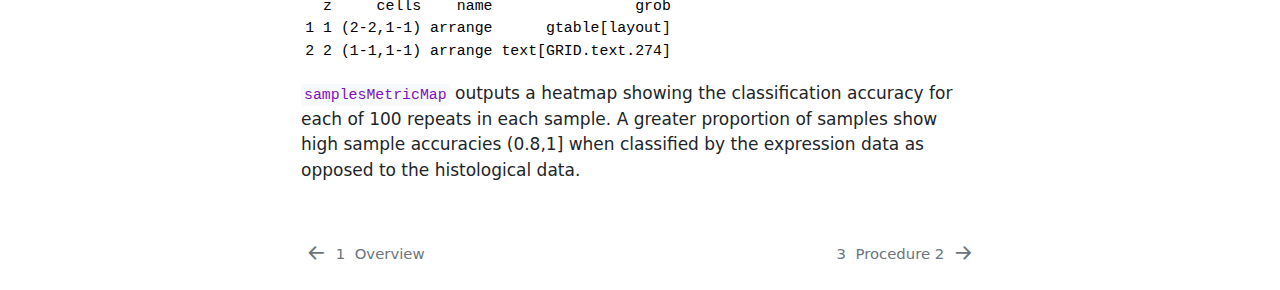
<file: docs/Procedure1.html>
<!DOCTYPE html>
<html xmlns="http://www.w3.org/1999/xhtml" lang="en" xml:lang="en"><head>

<meta charset="utf-8">
<meta name="generator" content="quarto-1.4.555">

<meta name="viewport" content="width=device-width, initial-scale=1.0, user-scalable=yes">


<title>ClassifyR PlayBook - 2&nbsp; Procedure 1</title>
<style>
code{white-space: pre-wrap;}
span.smallcaps{font-variant: small-caps;}
div.columns{display: flex; gap: min(4vw, 1.5em);}
div.column{flex: auto; overflow-x: auto;}
div.hanging-indent{margin-left: 1.5em; text-indent: -1.5em;}
ul.task-list{list-style: none;}
ul.task-list li input[type="checkbox"] {
  width: 0.8em;
  margin: 0 0.8em 0.2em -1em; /* quarto-specific, see https://github.com/quarto-dev/quarto-cli/issues/4556 */ 
  vertical-align: middle;
}
/* CSS for syntax highlighting */
pre > code.sourceCode { white-space: pre; position: relative; }
pre > code.sourceCode > span { line-height: 1.25; }
pre > code.sourceCode > span:empty { height: 1.2em; }
.sourceCode { overflow: visible; }
code.sourceCode > span { color: inherit; text-decoration: inherit; }
div.sourceCode { margin: 1em 0; }
pre.sourceCode { margin: 0; }
@media screen {
div.sourceCode { overflow: auto; }
}
@media print {
pre > code.sourceCode { white-space: pre-wrap; }
pre > code.sourceCode > span { text-indent: -5em; padding-left: 5em; }
}
pre.numberSource code
  { counter-reset: source-line 0; }
pre.numberSource code > span
  { position: relative; left: -4em; counter-increment: source-line; }
pre.numberSource code > span > a:first-child::before
  { content: counter(source-line);
    position: relative; left: -1em; text-align: right; vertical-align: baseline;
    border: none; display: inline-block;
    -webkit-touch-callout: none; -webkit-user-select: none;
    -khtml-user-select: none; -moz-user-select: none;
    -ms-user-select: none; user-select: none;
    padding: 0 4px; width: 4em;
  }
pre.numberSource { margin-left: 3em;  padding-left: 4px; }
div.sourceCode
  {   }
@media screen {
pre > code.sourceCode > span > a:first-child::before { text-decoration: underline; }
}
</style>


<script src="site_libs/quarto-nav/quarto-nav.js"></script>
<script src="site_libs/quarto-nav/headroom.min.js"></script>
<script src="site_libs/clipboard/clipboard.min.js"></script>
<script src="site_libs/quarto-search/autocomplete.umd.js"></script>
<script src="site_libs/quarto-search/fuse.min.js"></script>
<script src="site_libs/quarto-search/quarto-search.js"></script>
<meta name="quarto:offset" content="./">
<link href="./Procedure2.html" rel="next">
<link href="./index.html" rel="prev">
<script src="site_libs/quarto-html/quarto.js"></script>
<script src="site_libs/quarto-html/popper.min.js"></script>
<script src="site_libs/quarto-html/tippy.umd.min.js"></script>
<script src="site_libs/quarto-html/anchor.min.js"></script>
<link href="site_libs/quarto-html/tippy.css" rel="stylesheet">
<link href="site_libs/quarto-html/quarto-syntax-highlighting.css" rel="stylesheet" id="quarto-text-highlighting-styles">
<script src="site_libs/bootstrap/bootstrap.min.js"></script>
<link href="site_libs/bootstrap/bootstrap-icons.css" rel="stylesheet">
<link href="site_libs/bootstrap/bootstrap.min.css" rel="stylesheet" id="quarto-bootstrap" data-mode="light">
<script id="quarto-search-options" type="application/json">{
  "location": "navbar",
  "copy-button": false,
  "collapse-after": 3,
  "panel-placement": "end",
  "type": "overlay",
  "limit": 50,
  "keyboard-shortcut": [
    "f",
    "/",
    "s"
  ],
  "show-item-context": false,
  "language": {
    "search-no-results-text": "No results",
    "search-matching-documents-text": "matching documents",
    "search-copy-link-title": "Copy link to search",
    "search-hide-matches-text": "Hide additional matches",
    "search-more-match-text": "more match in this document",
    "search-more-matches-text": "more matches in this document",
    "search-clear-button-title": "Clear",
    "search-text-placeholder": "",
    "search-detached-cancel-button-title": "Cancel",
    "search-submit-button-title": "Submit",
    "search-label": "Search"
  }
}</script>


<link rel="stylesheet" href="styles.css">
</head>

<body class="nav-sidebar floating nav-fixed">

<div id="quarto-search-results"></div>
  <header id="quarto-header" class="headroom fixed-top">
    <nav class="navbar navbar-expand-lg " data-bs-theme="dark">
      <div class="navbar-container container-fluid">
      <div class="navbar-brand-container mx-auto">
    <a href="./index.html" class="navbar-brand navbar-brand-logo">
    <img src="./images/USydLogo.svg" alt="" class="navbar-logo">
    </a>
    <a class="navbar-brand" href="./index.html">
    <span class="navbar-title">ClassifyR PlayBook</span>
    </a>
  </div>
        <div class="quarto-navbar-tools tools-end">
</div>
          <div id="quarto-search" class="" title="Search"></div>
      </div> <!-- /container-fluid -->
    </nav>
  <nav class="quarto-secondary-nav">
    <div class="container-fluid d-flex">
      <button type="button" class="quarto-btn-toggle btn" data-bs-toggle="collapse" data-bs-target=".quarto-sidebar-collapse-item" aria-controls="quarto-sidebar" aria-expanded="false" aria-label="Toggle sidebar navigation" onclick="if (window.quartoToggleHeadroom) { window.quartoToggleHeadroom(); }">
        <i class="bi bi-layout-text-sidebar-reverse"></i>
      </button>
        <nav class="quarto-page-breadcrumbs" aria-label="breadcrumb"><ol class="breadcrumb"><li class="breadcrumb-item"><a href="./Procedure1.html"><span class="chapter-number">2</span>&nbsp; <span class="chapter-title">Procedure 1</span></a></li></ol></nav>
        <a class="flex-grow-1" role="button" data-bs-toggle="collapse" data-bs-target=".quarto-sidebar-collapse-item" aria-controls="quarto-sidebar" aria-expanded="false" aria-label="Toggle sidebar navigation" onclick="if (window.quartoToggleHeadroom) { window.quartoToggleHeadroom(); }">      
        </a>
      <button type="button" class="btn quarto-search-button" aria-label="" onclick="window.quartoOpenSearch();">
        <i class="bi bi-search"></i>
      </button>
    </div>
  </nav>
</header>
<!-- content -->
<div id="quarto-content" class="quarto-container page-columns page-rows-contents page-layout-article page-navbar">
<!-- sidebar -->
  <nav id="quarto-sidebar" class="sidebar collapse collapse-horizontal quarto-sidebar-collapse-item sidebar-navigation floating overflow-auto">
        <div class="mt-2 flex-shrink-0 align-items-center">
        <div class="sidebar-search">
        <div id="quarto-search" class="" title="Search"></div>
        </div>
        </div>
    <div class="sidebar-menu-container"> 
    <ul class="list-unstyled mt-1">
        <li class="sidebar-item">
  <div class="sidebar-item-container"> 
  <a href="./index.html" class="sidebar-item-text sidebar-link">
 <span class="menu-text"><span class="chapter-number">1</span>&nbsp; <span class="chapter-title">Overview</span></span></a>
  </div>
</li>
        <li class="sidebar-item">
  <div class="sidebar-item-container"> 
  <a href="./Procedure1.html" class="sidebar-item-text sidebar-link active">
 <span class="menu-text"><span class="chapter-number">2</span>&nbsp; <span class="chapter-title">Procedure 1</span></span></a>
  </div>
</li>
        <li class="sidebar-item">
  <div class="sidebar-item-container"> 
  <a href="./Procedure2.html" class="sidebar-item-text sidebar-link">
 <span class="menu-text"><span class="chapter-number">3</span>&nbsp; <span class="chapter-title">Procedure 2</span></span></a>
  </div>
</li>
        <li class="sidebar-item">
  <div class="sidebar-item-container"> 
  <a href="./Procedure3.html" class="sidebar-item-text sidebar-link">
 <span class="menu-text"><span class="chapter-number">4</span>&nbsp; <span class="chapter-title">Procedure 3</span></span></a>
  </div>
</li>
        <li class="sidebar-item">
  <div class="sidebar-item-container"> 
  <a href="./Procedure4.html" class="sidebar-item-text sidebar-link">
 <span class="menu-text"><span class="chapter-number">5</span>&nbsp; <span class="chapter-title">Procedure 4</span></span></a>
  </div>
</li>
    </ul>
    </div>
</nav>
<div id="quarto-sidebar-glass" class="quarto-sidebar-collapse-item" data-bs-toggle="collapse" data-bs-target=".quarto-sidebar-collapse-item"></div>
<!-- margin-sidebar -->
    <div id="quarto-margin-sidebar" class="sidebar margin-sidebar">
        <nav id="TOC" role="doc-toc" class="toc-active">
    <h2 id="toc-title">Table of contents</h2>
   
  <ul>
  <li><a href="#intro" id="toc-intro" class="nav-link active" data-scroll-target="#intro"><span class="header-section-number">2.1</span> Intro</a></li>
  <li><a href="#set-up-the-environment-and-data-objects" id="toc-set-up-the-environment-and-data-objects" class="nav-link" data-scroll-target="#set-up-the-environment-and-data-objects"><span class="header-section-number">2.2</span> Set up the environment and data objects</a></li>
  <li><a href="#cross-validated-classification" id="toc-cross-validated-classification" class="nav-link" data-scroll-target="#cross-validated-classification"><span class="header-section-number">2.3</span> Cross-validated Classification</a></li>
  <li><a href="#classification-evaluation" id="toc-classification-evaluation" class="nav-link" data-scroll-target="#classification-evaluation"><span class="header-section-number">2.4</span> Classification Evaluation</a></li>
  </ul>
</nav>
    </div>
<!-- main -->
<main class="content" id="quarto-document-content">

<header id="title-block-header" class="quarto-title-block default">
<div class="quarto-title">
<h1 class="title"><span class="chapter-number">2</span>&nbsp; <span class="chapter-title">Procedure 1</span></h1>
</div>



<div class="quarto-title-meta">

    
  
    
  </div>
  


</header>


<section id="intro" class="level2" data-number="2.1">
<h2 data-number="2.1" class="anchored" data-anchor-id="intro"><span class="header-section-number">2.1</span> Intro</h2>
<p>Procedure 1 aims to compare the classification sample accuracy of breast cancer subtypes using bulk gene expression data and histologically predicted gene expression data. Sample accuracy is defined as the proportion of correctly predicted classifications over multiple repeats. For example, if 70 out of 100 repeats correctly classify an individual, their sample accuracy is 0.70.</p>
<p>This analysis involves 54 oestrogen receptor-positive (ER+) and progesterone receptor-positive (PR+) breast cancer patients, with each assay containing expression values for 268 genes. The classification outcomes are ‘Subtype 1’ and ‘Subtype 2’, found by unsupervised machine learning. Subtype 1 corresponds to patients with higher expression of LPL, CAVIN2, and TIMP4 in macrophage cells, and ADIPOQ in stromal cells, associated with better survival. Subtype 2 is the opposite, associated with poorer survival. More details on the subtypes can be found at https://www.biorxiv.org/content/10.1101/2024.07.02.601790v1.full.</p>
</section>
<section id="set-up-the-environment-and-data-objects" class="level2" data-number="2.2">
<h2 data-number="2.2" class="anchored" data-anchor-id="set-up-the-environment-and-data-objects"><span class="header-section-number">2.2</span> Set up the environment and data objects</h2>
<p><strong>1. Load the R packages into the R environment</strong></p>
<p><span style="color: grey;">Timing ~ 6.5s</span></p>
<div class="cell">
<div class="sourceCode cell-code" id="cb1"><pre class="sourceCode r code-with-copy"><code class="sourceCode r"><span id="cb1-1"><a href="#cb1-1" aria-hidden="true" tabindex="-1"></a><span class="fu">library</span>(ClassifyR)</span></code><button title="Copy to Clipboard" class="code-copy-button"><i class="bi"></i></button></pre></div>
</div>
<p><code>ClassifyR</code> is used to perform all the demonstrated analyses with <code>openxlsx</code> only used to read in data.</p>
<p><strong>2. Import preprocessed datasets for analysis</strong></p>
<p><span style="color: grey;">Timing ~ 0.04s</span></p>
<div class="cell">
<div class="sourceCode cell-code" id="cb2"><pre class="sourceCode r code-with-copy"><code class="sourceCode r"><span id="cb2-1"><a href="#cb2-1" aria-hidden="true" tabindex="-1"></a>ghist_mae <span class="ot">&lt;-</span> <span class="fu">readRDS</span>(<span class="st">"data/procedure1/ghist_multiassayexperiment.rds"</span>)</span></code><button title="Copy to Clipboard" class="code-copy-button"><i class="bi"></i></button></pre></div>
</div>
<p>This command reads in a MultiAssayExperiment with two assays. The first is bulk gene expression data for 54 breast cancer individuals and the second is bulk gene expression as predicted from histological images of the same individuals. They are respectively named bulk_gene_expression and histologically_predicted_gene_expression.</p>
</section>
<section id="cross-validated-classification" class="level2" data-number="2.3">
<h2 data-number="2.3" class="anchored" data-anchor-id="cross-validated-classification"><span class="header-section-number">2.3</span> Cross-validated Classification</h2>
<p><strong>3. Classifying patients into subtype outcomes</strong></p>
<p><span style="color: grey;">Timing ~ 45.0s</span></p>
<div class="cell">
<div class="sourceCode cell-code" id="cb3"><pre class="sourceCode r code-with-copy"><code class="sourceCode r"><span id="cb3-1"><a href="#cb3-1" aria-hidden="true" tabindex="-1"></a><span class="fu">set.seed</span>(<span class="dv">1</span>)</span>
<span id="cb3-2"><a href="#cb3-2" aria-hidden="true" tabindex="-1"></a>classifyr_result <span class="ot">&lt;-</span> <span class="fu">crossValidate</span>(ghist_mae, <span class="at">outcome =</span> <span class="st">"cluster"</span>, <span class="at">nFolds =</span> <span class="dv">5</span>, <span class="at">nRepeats =</span> <span class="dv">100</span>, <span class="at">nCores =</span> <span class="dv">5</span>)</span></code><button title="Copy to Clipboard" class="code-copy-button"><i class="bi"></i></button></pre></div>
</div>
<p>The <code>set.seed(1)</code> command ensures that any subsequent operations involving randomness yield consistent results across runs.</p>
<p>The next command uses the <code>crossValidate</code> function to perform 5-fold cross-validation with the automatically selected RandomForest classifier on both datasets. This process is repeated 100 times and utilizes 5 CPU cores for parallel processing to speed up classification. The type of classifier, number of folds, repeats and cores used can be adjusted as wished for different analyses. The outcome here is “cluster”, a column from <code>colData(ghist_mae)</code> containing the two breast cancer subtypes.<br>
</p>
</section>
<section id="classification-evaluation" class="level2" data-number="2.4">
<h2 data-number="2.4" class="anchored" data-anchor-id="classification-evaluation"><span class="header-section-number">2.4</span> Classification Evaluation</h2>
<p><strong>4. Visualising the classification performance</strong></p>
<p><span style="color: grey;">Timing ~ 1.75s</span></p>
<div class="cell">
<div class="sourceCode cell-code" id="cb4"><pre class="sourceCode r code-with-copy"><code class="sourceCode r"><span id="cb4-1"><a href="#cb4-1" aria-hidden="true" tabindex="-1"></a><span class="fu">performancePlot</span>(classifyr_result)</span></code><button title="Copy to Clipboard" class="code-copy-button"><i class="bi"></i></button></pre></div>
<div class="cell-output-display">
<div>
<figure class="figure">
<p><img src="Procedure1_files/figure-html/unnamed-chunk-4-1.png" class="img-fluid figure-img" width="672"></p>
</figure>
</div>
</div>
</div>
<p><code>performancePlot</code> outputs a side-by-side boxplot of the balanced accuracies for each dataset.<br>
Both methods perform comparably in terms of median balanced accuracy and also demonstrate similar distributions of performance as seen from the comparable interquartile range and range. There does not appear to be much difference in the classification performance of both assays.</p>
<div class="cell">
<div class="sourceCode cell-code" id="cb5"><pre class="sourceCode r code-with-copy"><code class="sourceCode r"><span id="cb5-1"><a href="#cb5-1" aria-hidden="true" tabindex="-1"></a><span class="fu">samplesMetricMap</span>(classifyr_result)</span></code><button title="Copy to Clipboard" class="code-copy-button"><i class="bi"></i></button></pre></div>
<div class="cell-output-display">
<div>
<figure class="figure">
<p><img src="Procedure1_files/figure-html/unnamed-chunk-5-1.png" class="img-fluid figure-img" width="672"></p>
</figure>
</div>
</div>
<div class="cell-output cell-output-stdout">
<pre><code>TableGrob (2 x 1) "arrange": 2 grobs
  z     cells    name                grob
1 1 (2-2,1-1) arrange      gtable[layout]
2 2 (1-1,1-1) arrange text[GRID.text.274]</code></pre>
</div>
</div>
<p><code>samplesMetricMap</code> outputs a heatmap showing the classification accuracy for each of 100 repeats in each sample. A greater proportion of samples show high sample accuracies (0.8,1] when classified by the expression data as opposed to the histological data.</p>


</section>

</main> <!-- /main -->
<script id="quarto-html-after-body" type="application/javascript">
window.document.addEventListener("DOMContentLoaded", function (event) {
  const toggleBodyColorMode = (bsSheetEl) => {
    const mode = bsSheetEl.getAttribute("data-mode");
    const bodyEl = window.document.querySelector("body");
    if (mode === "dark") {
      bodyEl.classList.add("quarto-dark");
      bodyEl.classList.remove("quarto-light");
    } else {
      bodyEl.classList.add("quarto-light");
      bodyEl.classList.remove("quarto-dark");
    }
  }
  const toggleBodyColorPrimary = () => {
    const bsSheetEl = window.document.querySelector("link#quarto-bootstrap");
    if (bsSheetEl) {
      toggleBodyColorMode(bsSheetEl);
    }
  }
  toggleBodyColorPrimary();  
  const icon = "";
  const anchorJS = new window.AnchorJS();
  anchorJS.options = {
    placement: 'right',
    icon: icon
  };
  anchorJS.add('.anchored');
  const isCodeAnnotation = (el) => {
    for (const clz of el.classList) {
      if (clz.startsWith('code-annotation-')) {                     
        return true;
      }
    }
    return false;
  }
  const clipboard = new window.ClipboardJS('.code-copy-button', {
    text: function(trigger) {
      const codeEl = trigger.previousElementSibling.cloneNode(true);
      for (const childEl of codeEl.children) {
        if (isCodeAnnotation(childEl)) {
          childEl.remove();
        }
      }
      return codeEl.innerText;
    }
  });
  clipboard.on('success', function(e) {
    // button target
    const button = e.trigger;
    // don't keep focus
    button.blur();
    // flash "checked"
    button.classList.add('code-copy-button-checked');
    var currentTitle = button.getAttribute("title");
    button.setAttribute("title", "Copied!");
    let tooltip;
    if (window.bootstrap) {
      button.setAttribute("data-bs-toggle", "tooltip");
      button.setAttribute("data-bs-placement", "left");
      button.setAttribute("data-bs-title", "Copied!");
      tooltip = new bootstrap.Tooltip(button, 
        { trigger: "manual", 
          customClass: "code-copy-button-tooltip",
          offset: [0, -8]});
      tooltip.show();    
    }
    setTimeout(function() {
      if (tooltip) {
        tooltip.hide();
        button.removeAttribute("data-bs-title");
        button.removeAttribute("data-bs-toggle");
        button.removeAttribute("data-bs-placement");
      }
      button.setAttribute("title", currentTitle);
      button.classList.remove('code-copy-button-checked');
    }, 1000);
    // clear code selection
    e.clearSelection();
  });
    var localhostRegex = new RegExp(/^(?:http|https):\/\/localhost\:?[0-9]*\//);
    var mailtoRegex = new RegExp(/^mailto:/);
      var filterRegex = new RegExp('/' + window.location.host + '/');
    var isInternal = (href) => {
        return filterRegex.test(href) || localhostRegex.test(href) || mailtoRegex.test(href);
    }
    // Inspect non-navigation links and adorn them if external
 	var links = window.document.querySelectorAll('a[href]:not(.nav-link):not(.navbar-brand):not(.toc-action):not(.sidebar-link):not(.sidebar-item-toggle):not(.pagination-link):not(.no-external):not([aria-hidden]):not(.dropdown-item):not(.quarto-navigation-tool)');
    for (var i=0; i<links.length; i++) {
      const link = links[i];
      if (!isInternal(link.href)) {
        // undo the damage that might have been done by quarto-nav.js in the case of
        // links that we want to consider external
        if (link.dataset.originalHref !== undefined) {
          link.href = link.dataset.originalHref;
        }
      }
    }
  function tippyHover(el, contentFn, onTriggerFn, onUntriggerFn) {
    const config = {
      allowHTML: true,
      maxWidth: 500,
      delay: 100,
      arrow: false,
      appendTo: function(el) {
          return el.parentElement;
      },
      interactive: true,
      interactiveBorder: 10,
      theme: 'quarto',
      placement: 'bottom-start',
    };
    if (contentFn) {
      config.content = contentFn;
    }
    if (onTriggerFn) {
      config.onTrigger = onTriggerFn;
    }
    if (onUntriggerFn) {
      config.onUntrigger = onUntriggerFn;
    }
    window.tippy(el, config); 
  }
  const noterefs = window.document.querySelectorAll('a[role="doc-noteref"]');
  for (var i=0; i<noterefs.length; i++) {
    const ref = noterefs[i];
    tippyHover(ref, function() {
      // use id or data attribute instead here
      let href = ref.getAttribute('data-footnote-href') || ref.getAttribute('href');
      try { href = new URL(href).hash; } catch {}
      const id = href.replace(/^#\/?/, "");
      const note = window.document.getElementById(id);
      if (note) {
        return note.innerHTML;
      } else {
        return "";
      }
    });
  }
  const xrefs = window.document.querySelectorAll('a.quarto-xref');
  const processXRef = (id, note) => {
    // Strip column container classes
    const stripColumnClz = (el) => {
      el.classList.remove("page-full", "page-columns");
      if (el.children) {
        for (const child of el.children) {
          stripColumnClz(child);
        }
      }
    }
    stripColumnClz(note)
    if (id === null || id.startsWith('sec-')) {
      // Special case sections, only their first couple elements
      const container = document.createElement("div");
      if (note.children && note.children.length > 2) {
        container.appendChild(note.children[0].cloneNode(true));
        for (let i = 1; i < note.children.length; i++) {
          const child = note.children[i];
          if (child.tagName === "P" && child.innerText === "") {
            continue;
          } else {
            container.appendChild(child.cloneNode(true));
            break;
          }
        }
        if (window.Quarto?.typesetMath) {
          window.Quarto.typesetMath(container);
        }
        return container.innerHTML
      } else {
        if (window.Quarto?.typesetMath) {
          window.Quarto.typesetMath(note);
        }
        return note.innerHTML;
      }
    } else {
      // Remove any anchor links if they are present
      const anchorLink = note.querySelector('a.anchorjs-link');
      if (anchorLink) {
        anchorLink.remove();
      }
      if (window.Quarto?.typesetMath) {
        window.Quarto.typesetMath(note);
      }
      // TODO in 1.5, we should make sure this works without a callout special case
      if (note.classList.contains("callout")) {
        return note.outerHTML;
      } else {
        return note.innerHTML;
      }
    }
  }
  for (var i=0; i<xrefs.length; i++) {
    const xref = xrefs[i];
    tippyHover(xref, undefined, function(instance) {
      instance.disable();
      let url = xref.getAttribute('href');
      let hash = undefined; 
      if (url.startsWith('#')) {
        hash = url;
      } else {
        try { hash = new URL(url).hash; } catch {}
      }
      if (hash) {
        const id = hash.replace(/^#\/?/, "");
        const note = window.document.getElementById(id);
        if (note !== null) {
          try {
            const html = processXRef(id, note.cloneNode(true));
            instance.setContent(html);
          } finally {
            instance.enable();
            instance.show();
          }
        } else {
          // See if we can fetch this
          fetch(url.split('#')[0])
          .then(res => res.text())
          .then(html => {
            const parser = new DOMParser();
            const htmlDoc = parser.parseFromString(html, "text/html");
            const note = htmlDoc.getElementById(id);
            if (note !== null) {
              const html = processXRef(id, note);
              instance.setContent(html);
            } 
          }).finally(() => {
            instance.enable();
            instance.show();
          });
        }
      } else {
        // See if we can fetch a full url (with no hash to target)
        // This is a special case and we should probably do some content thinning / targeting
        fetch(url)
        .then(res => res.text())
        .then(html => {
          const parser = new DOMParser();
          const htmlDoc = parser.parseFromString(html, "text/html");
          const note = htmlDoc.querySelector('main.content');
          if (note !== null) {
            // This should only happen for chapter cross references
            // (since there is no id in the URL)
            // remove the first header
            if (note.children.length > 0 && note.children[0].tagName === "HEADER") {
              note.children[0].remove();
            }
            const html = processXRef(null, note);
            instance.setContent(html);
          } 
        }).finally(() => {
          instance.enable();
          instance.show();
        });
      }
    }, function(instance) {
    });
  }
      let selectedAnnoteEl;
      const selectorForAnnotation = ( cell, annotation) => {
        let cellAttr = 'data-code-cell="' + cell + '"';
        let lineAttr = 'data-code-annotation="' +  annotation + '"';
        const selector = 'span[' + cellAttr + '][' + lineAttr + ']';
        return selector;
      }
      const selectCodeLines = (annoteEl) => {
        const doc = window.document;
        const targetCell = annoteEl.getAttribute("data-target-cell");
        const targetAnnotation = annoteEl.getAttribute("data-target-annotation");
        const annoteSpan = window.document.querySelector(selectorForAnnotation(targetCell, targetAnnotation));
        const lines = annoteSpan.getAttribute("data-code-lines").split(",");
        const lineIds = lines.map((line) => {
          return targetCell + "-" + line;
        })
        let top = null;
        let height = null;
        let parent = null;
        if (lineIds.length > 0) {
            //compute the position of the single el (top and bottom and make a div)
            const el = window.document.getElementById(lineIds[0]);
            top = el.offsetTop;
            height = el.offsetHeight;
            parent = el.parentElement.parentElement;
          if (lineIds.length > 1) {
            const lastEl = window.document.getElementById(lineIds[lineIds.length - 1]);
            const bottom = lastEl.offsetTop + lastEl.offsetHeight;
            height = bottom - top;
          }
          if (top !== null && height !== null && parent !== null) {
            // cook up a div (if necessary) and position it 
            let div = window.document.getElementById("code-annotation-line-highlight");
            if (div === null) {
              div = window.document.createElement("div");
              div.setAttribute("id", "code-annotation-line-highlight");
              div.style.position = 'absolute';
              parent.appendChild(div);
            }
            div.style.top = top - 2 + "px";
            div.style.height = height + 4 + "px";
            div.style.left = 0;
            let gutterDiv = window.document.getElementById("code-annotation-line-highlight-gutter");
            if (gutterDiv === null) {
              gutterDiv = window.document.createElement("div");
              gutterDiv.setAttribute("id", "code-annotation-line-highlight-gutter");
              gutterDiv.style.position = 'absolute';
              const codeCell = window.document.getElementById(targetCell);
              const gutter = codeCell.querySelector('.code-annotation-gutter');
              gutter.appendChild(gutterDiv);
            }
            gutterDiv.style.top = top - 2 + "px";
            gutterDiv.style.height = height + 4 + "px";
          }
          selectedAnnoteEl = annoteEl;
        }
      };
      const unselectCodeLines = () => {
        const elementsIds = ["code-annotation-line-highlight", "code-annotation-line-highlight-gutter"];
        elementsIds.forEach((elId) => {
          const div = window.document.getElementById(elId);
          if (div) {
            div.remove();
          }
        });
        selectedAnnoteEl = undefined;
      };
        // Handle positioning of the toggle
    window.addEventListener(
      "resize",
      throttle(() => {
        elRect = undefined;
        if (selectedAnnoteEl) {
          selectCodeLines(selectedAnnoteEl);
        }
      }, 10)
    );
    function throttle(fn, ms) {
    let throttle = false;
    let timer;
      return (...args) => {
        if(!throttle) { // first call gets through
            fn.apply(this, args);
            throttle = true;
        } else { // all the others get throttled
            if(timer) clearTimeout(timer); // cancel #2
            timer = setTimeout(() => {
              fn.apply(this, args);
              timer = throttle = false;
            }, ms);
        }
      };
    }
      // Attach click handler to the DT
      const annoteDls = window.document.querySelectorAll('dt[data-target-cell]');
      for (const annoteDlNode of annoteDls) {
        annoteDlNode.addEventListener('click', (event) => {
          const clickedEl = event.target;
          if (clickedEl !== selectedAnnoteEl) {
            unselectCodeLines();
            const activeEl = window.document.querySelector('dt[data-target-cell].code-annotation-active');
            if (activeEl) {
              activeEl.classList.remove('code-annotation-active');
            }
            selectCodeLines(clickedEl);
            clickedEl.classList.add('code-annotation-active');
          } else {
            // Unselect the line
            unselectCodeLines();
            clickedEl.classList.remove('code-annotation-active');
          }
        });
      }
  const findCites = (el) => {
    const parentEl = el.parentElement;
    if (parentEl) {
      const cites = parentEl.dataset.cites;
      if (cites) {
        return {
          el,
          cites: cites.split(' ')
        };
      } else {
        return findCites(el.parentElement)
      }
    } else {
      return undefined;
    }
  };
  var bibliorefs = window.document.querySelectorAll('a[role="doc-biblioref"]');
  for (var i=0; i<bibliorefs.length; i++) {
    const ref = bibliorefs[i];
    const citeInfo = findCites(ref);
    if (citeInfo) {
      tippyHover(citeInfo.el, function() {
        var popup = window.document.createElement('div');
        citeInfo.cites.forEach(function(cite) {
          var citeDiv = window.document.createElement('div');
          citeDiv.classList.add('hanging-indent');
          citeDiv.classList.add('csl-entry');
          var biblioDiv = window.document.getElementById('ref-' + cite);
          if (biblioDiv) {
            citeDiv.innerHTML = biblioDiv.innerHTML;
          }
          popup.appendChild(citeDiv);
        });
        return popup.innerHTML;
      });
    }
  }
});
</script>
<nav class="page-navigation">
  <div class="nav-page nav-page-previous">
      <a href="./index.html" class="pagination-link" aria-label="Overview">
        <i class="bi bi-arrow-left-short"></i> <span class="nav-page-text"><span class="chapter-number">1</span>&nbsp; <span class="chapter-title">Overview</span></span>
      </a>          
  </div>
  <div class="nav-page nav-page-next">
      <a href="./Procedure2.html" class="pagination-link" aria-label="Procedure 2">
        <span class="nav-page-text"><span class="chapter-number">3</span>&nbsp; <span class="chapter-title">Procedure 2</span></span> <i class="bi bi-arrow-right-short"></i>
      </a>
  </div>
</nav>
</div> <!-- /content -->




</body></html>
</file>
<file: site_libs/quarto-html/tippy.css>
.tippy-box[data-animation=fade][data-state=hidden]{opacity:0}[data-tippy-root]{max-width:calc(100vw - 10px)}.tippy-box{position:relative;background-color:#333;color:#fff;border-radius:4px;font-size:14px;line-height:1.4;white-space:normal;outline:0;transition-property:transform,visibility,opacity}.tippy-box[data-placement^=top]>.tippy-arrow{bottom:0}.tippy-box[data-placement^=top]>.tippy-arrow:before{bottom:-7px;left:0;border-width:8px 8px 0;border-top-color:initial;transform-origin:center top}.tippy-box[data-placement^=bottom]>.tippy-arrow{top:0}.tippy-box[data-placement^=bottom]>.tippy-arrow:before{top:-7px;left:0;border-width:0 8px 8px;border-bottom-color:initial;transform-origin:center bottom}.tippy-box[data-placement^=left]>.tippy-arrow{right:0}.tippy-box[data-placement^=left]>.tippy-arrow:before{border-width:8px 0 8px 8px;border-left-color:initial;right:-7px;transform-origin:center left}.tippy-box[data-placement^=right]>.tippy-arrow{left:0}.tippy-box[data-placement^=right]>.tippy-arrow:before{left:-7px;border-width:8px 8px 8px 0;border-right-color:initial;transform-origin:center right}.tippy-box[data-inertia][data-state=visible]{transition-timing-function:cubic-bezier(.54,1.5,.38,1.11)}.tippy-arrow{width:16px;height:16px;color:#333}.tippy-arrow:before{content:"";position:absolute;border-color:transparent;border-style:solid}.tippy-content{position:relative;padding:5px 9px;z-index:1}
</file>
<file: site_libs/quarto-html/quarto-syntax-highlighting-37eea08aefeeee20ff55810ff984fec1.css>
/* quarto syntax highlight colors */
:root {
  --quarto-hl-ot-color: #003B4F;
  --quarto-hl-at-color: #657422;
  --quarto-hl-ss-color: #20794D;
  --quarto-hl-an-color: #5E5E5E;
  --quarto-hl-fu-color: #4758AB;
  --quarto-hl-st-color: #20794D;
  --quarto-hl-cf-color: #003B4F;
  --quarto-hl-op-color: #5E5E5E;
  --quarto-hl-er-color: #AD0000;
  --quarto-hl-bn-color: #AD0000;
  --quarto-hl-al-color: #AD0000;
  --quarto-hl-va-color: #111111;
  --quarto-hl-bu-color: inherit;
  --quarto-hl-ex-color: inherit;
  --quarto-hl-pp-color: #AD0000;
  --quarto-hl-in-color: #5E5E5E;
  --quarto-hl-vs-color: #20794D;
  --quarto-hl-wa-color: #5E5E5E;
  --quarto-hl-do-color: #5E5E5E;
  --quarto-hl-im-color: #00769E;
  --quarto-hl-ch-color: #20794D;
  --quarto-hl-dt-color: #AD0000;
  --quarto-hl-fl-color: #AD0000;
  --quarto-hl-co-color: #5E5E5E;
  --quarto-hl-cv-color: #5E5E5E;
  --quarto-hl-cn-color: #8f5902;
  --quarto-hl-sc-color: #5E5E5E;
  --quarto-hl-dv-color: #AD0000;
  --quarto-hl-kw-color: #003B4F;
}

/* other quarto variables */
:root {
  --quarto-font-monospace: SFMono-Regular, Menlo, Monaco, Consolas, "Liberation Mono", "Courier New", monospace;
}

/* syntax highlight based on Pandoc's rules */
pre > code.sourceCode > span {
  color: #003B4F;
}

code.sourceCode > span {
  color: #003B4F;
}

div.sourceCode,
div.sourceCode pre.sourceCode {
  color: #003B4F;
}

/* Normal */
code span {
  color: #003B4F;
}

/* Alert */
code span.al {
  color: #AD0000;
  font-style: inherit;
}

/* Annotation */
code span.an {
  color: #5E5E5E;
  font-style: inherit;
}

/* Attribute */
code span.at {
  color: #657422;
  font-style: inherit;
}

/* BaseN */
code span.bn {
  color: #AD0000;
  font-style: inherit;
}

/* BuiltIn */
code span.bu {
  font-style: inherit;
}

/* ControlFlow */
code span.cf {
  color: #003B4F;
  font-weight: bold;
  font-style: inherit;
}

/* Char */
code span.ch {
  color: #20794D;
  font-style: inherit;
}

/* Constant */
code span.cn {
  color: #8f5902;
  font-style: inherit;
}

/* Comment */
code span.co {
  color: #5E5E5E;
  font-style: inherit;
}

/* CommentVar */
code span.cv {
  color: #5E5E5E;
  font-style: italic;
}

/* Documentation */
code span.do {
  color: #5E5E5E;
  font-style: italic;
}

/* DataType */
code span.dt {
  color: #AD0000;
  font-style: inherit;
}

/* DecVal */
code span.dv {
  color: #AD0000;
  font-style: inherit;
}

/* Error */
code span.er {
  color: #AD0000;
  font-style: inherit;
}

/* Extension */
code span.ex {
  font-style: inherit;
}

/* Float */
code span.fl {
  color: #AD0000;
  font-style: inherit;
}

/* Function */
code span.fu {
  color: #4758AB;
  font-style: inherit;
}

/* Import */
code span.im {
  color: #00769E;
  font-style: inherit;
}

/* Information */
code span.in {
  color: #5E5E5E;
  font-style: inherit;
}

/* Keyword */
code span.kw {
  color: #003B4F;
  font-weight: bold;
  font-style: inherit;
}

/* Operator */
code span.op {
  color: #5E5E5E;
  font-style: inherit;
}

/* Other */
code span.ot {
  color: #003B4F;
  font-style: inherit;
}

/* Preprocessor */
code span.pp {
  color: #AD0000;
  font-style: inherit;
}

/* SpecialChar */
code span.sc {
  color: #5E5E5E;
  font-style: inherit;
}

/* SpecialString */
code span.ss {
  color: #20794D;
  font-style: inherit;
}

/* String */
code span.st {
  color: #20794D;
  font-style: inherit;
}

/* Variable */
code span.va {
  color: #111111;
  font-style: inherit;
}

/* VerbatimString */
code span.vs {
  color: #20794D;
  font-style: inherit;
}

/* Warning */
code span.wa {
  color: #5E5E5E;
  font-style: italic;
}

.prevent-inlining {
  content: "</";
}

/*# sourceMappingURL=27d3d809615f7771493d095567f04340.css.map */
</file>
<file: styles.css>
/* css styles */

<style>
citation {
  font-size: 9pt;
  font-style: italic;
}
</style>
</file>
<file: site_libs/quarto-html/quarto-syntax-highlighting.css>
/* quarto syntax highlight colors */
:root {
  --quarto-hl-ot-color: #003B4F;
  --quarto-hl-at-color: #657422;
  --quarto-hl-ss-color: #20794D;
  --quarto-hl-an-color: #5E5E5E;
  --quarto-hl-fu-color: #4758AB;
  --quarto-hl-st-color: #20794D;
  --quarto-hl-cf-color: #003B4F;
  --quarto-hl-op-color: #5E5E5E;
  --quarto-hl-er-color: #AD0000;
  --quarto-hl-bn-color: #AD0000;
  --quarto-hl-al-color: #AD0000;
  --quarto-hl-va-color: #111111;
  --quarto-hl-bu-color: inherit;
  --quarto-hl-ex-color: inherit;
  --quarto-hl-pp-color: #AD0000;
  --quarto-hl-in-color: #5E5E5E;
  --quarto-hl-vs-color: #20794D;
  --quarto-hl-wa-color: #5E5E5E;
  --quarto-hl-do-color: #5E5E5E;
  --quarto-hl-im-color: #00769E;
  --quarto-hl-ch-color: #20794D;
  --quarto-hl-dt-color: #AD0000;
  --quarto-hl-fl-color: #AD0000;
  --quarto-hl-co-color: #5E5E5E;
  --quarto-hl-cv-color: #5E5E5E;
  --quarto-hl-cn-color: #8f5902;
  --quarto-hl-sc-color: #5E5E5E;
  --quarto-hl-dv-color: #AD0000;
  --quarto-hl-kw-color: #003B4F;
}

/* other quarto variables */
:root {
  --quarto-font-monospace: SFMono-Regular, Menlo, Monaco, Consolas, "Liberation Mono", "Courier New", monospace;
}

pre > code.sourceCode > span {
  color: #003B4F;
}

code span {
  color: #003B4F;
}

code.sourceCode > span {
  color: #003B4F;
}

div.sourceCode,
div.sourceCode pre.sourceCode {
  color: #003B4F;
}

code span.ot {
  color: #003B4F;
  font-style: inherit;
}

code span.at {
  color: #657422;
  font-style: inherit;
}

code span.ss {
  color: #20794D;
  font-style: inherit;
}

code span.an {
  color: #5E5E5E;
  font-style: inherit;
}

code span.fu {
  color: #4758AB;
  font-style: inherit;
}

code span.st {
  color: #20794D;
  font-style: inherit;
}

code span.cf {
  color: #003B4F;
  font-style: inherit;
}

code span.op {
  color: #5E5E5E;
  font-style: inherit;
}

code span.er {
  color: #AD0000;
  font-style: inherit;
}

code span.bn {
  color: #AD0000;
  font-style: inherit;
}

code span.al {
  color: #AD0000;
  font-style: inherit;
}

code span.va {
  color: #111111;
  font-style: inherit;
}

code span.bu {
  font-style: inherit;
}

code span.ex {
  font-style: inherit;
}

code span.pp {
  color: #AD0000;
  font-style: inherit;
}

code span.in {
  color: #5E5E5E;
  font-style: inherit;
}

code span.vs {
  color: #20794D;
  font-style: inherit;
}

code span.wa {
  color: #5E5E5E;
  font-style: italic;
}

code span.do {
  color: #5E5E5E;
  font-style: italic;
}

code span.im {
  color: #00769E;
  font-style: inherit;
}

code span.ch {
  color: #20794D;
  font-style: inherit;
}

code span.dt {
  color: #AD0000;
  font-style: inherit;
}

code span.fl {
  color: #AD0000;
  font-style: inherit;
}

code span.co {
  color: #5E5E5E;
  font-style: inherit;
}

code span.cv {
  color: #5E5E5E;
  font-style: italic;
}

code span.cn {
  color: #8f5902;
  font-style: inherit;
}

code span.sc {
  color: #5E5E5E;
  font-style: inherit;
}

code span.dv {
  color: #AD0000;
  font-style: inherit;
}

code span.kw {
  color: #003B4F;
  font-style: inherit;
}

.prevent-inlining {
  content: "</";
}

/*# sourceMappingURL=debc5d5d77c3f9108843748ff7464032.css.map */
</file>
<file: site_libs/htmltools-fill-0.5.8.1/fill.css>
@layer htmltools {
  .html-fill-container {
    display: flex;
    flex-direction: column;
    /* Prevent the container from expanding vertically or horizontally beyond its
    parent's constraints. */
    min-height: 0;
    min-width: 0;
  }
  .html-fill-container > .html-fill-item {
    /* Fill items can grow and shrink freely within
    available vertical space in fillable container */
    flex: 1 1 auto;
    min-height: 0;
    min-width: 0;
  }
  .html-fill-container > :not(.html-fill-item) {
    /* Prevent shrinking or growing of non-fill items */
    flex: 0 0 auto;
  }
}
</file>
<file: site_libs/DiagrammeR-styles-0.2/styles.css>
.DiagrammeR,.grViz pre {
  white-space: pre-wrap;       /* CSS 3 */
  white-space: -moz-pre-wrap;  /* Mozilla, since 1999 */
  white-space: -pre-wrap;      /* Opera 4-6 */
  white-space: -o-pre-wrap;    /* Opera 7 */
  word-wrap: break-word;       /* Internet Explorer 5.5+ */
}

.DiagrammeR g .label {
  font-family: Helvetica;
  font-size: 14px;
  color: #333333;
}
</file>
<file: docs/site_libs/quarto-html/tippy.css>
.tippy-box[data-animation=fade][data-state=hidden]{opacity:0}[data-tippy-root]{max-width:calc(100vw - 10px)}.tippy-box{position:relative;background-color:#333;color:#fff;border-radius:4px;font-size:14px;line-height:1.4;white-space:normal;outline:0;transition-property:transform,visibility,opacity}.tippy-box[data-placement^=top]>.tippy-arrow{bottom:0}.tippy-box[data-placement^=top]>.tippy-arrow:before{bottom:-7px;left:0;border-width:8px 8px 0;border-top-color:initial;transform-origin:center top}.tippy-box[data-placement^=bottom]>.tippy-arrow{top:0}.tippy-box[data-placement^=bottom]>.tippy-arrow:before{top:-7px;left:0;border-width:0 8px 8px;border-bottom-color:initial;transform-origin:center bottom}.tippy-box[data-placement^=left]>.tippy-arrow{right:0}.tippy-box[data-placement^=left]>.tippy-arrow:before{border-width:8px 0 8px 8px;border-left-color:initial;right:-7px;transform-origin:center left}.tippy-box[data-placement^=right]>.tippy-arrow{left:0}.tippy-box[data-placement^=right]>.tippy-arrow:before{left:-7px;border-width:8px 8px 8px 0;border-right-color:initial;transform-origin:center right}.tippy-box[data-inertia][data-state=visible]{transition-timing-function:cubic-bezier(.54,1.5,.38,1.11)}.tippy-arrow{width:16px;height:16px;color:#333}.tippy-arrow:before{content:"";position:absolute;border-color:transparent;border-style:solid}.tippy-content{position:relative;padding:5px 9px;z-index:1}
</file>
<file: docs/site_libs/quarto-html/quarto-syntax-highlighting.css>
/* quarto syntax highlight colors */
:root {
  --quarto-hl-ot-color: #003B4F;
  --quarto-hl-at-color: #657422;
  --quarto-hl-ss-color: #20794D;
  --quarto-hl-an-color: #5E5E5E;
  --quarto-hl-fu-color: #4758AB;
  --quarto-hl-st-color: #20794D;
  --quarto-hl-cf-color: #003B4F;
  --quarto-hl-op-color: #5E5E5E;
  --quarto-hl-er-color: #AD0000;
  --quarto-hl-bn-color: #AD0000;
  --quarto-hl-al-color: #AD0000;
  --quarto-hl-va-color: #111111;
  --quarto-hl-bu-color: inherit;
  --quarto-hl-ex-color: inherit;
  --quarto-hl-pp-color: #AD0000;
  --quarto-hl-in-color: #5E5E5E;
  --quarto-hl-vs-color: #20794D;
  --quarto-hl-wa-color: #5E5E5E;
  --quarto-hl-do-color: #5E5E5E;
  --quarto-hl-im-color: #00769E;
  --quarto-hl-ch-color: #20794D;
  --quarto-hl-dt-color: #AD0000;
  --quarto-hl-fl-color: #AD0000;
  --quarto-hl-co-color: #5E5E5E;
  --quarto-hl-cv-color: #5E5E5E;
  --quarto-hl-cn-color: #8f5902;
  --quarto-hl-sc-color: #5E5E5E;
  --quarto-hl-dv-color: #AD0000;
  --quarto-hl-kw-color: #003B4F;
}

/* other quarto variables */
:root {
  --quarto-font-monospace: SFMono-Regular, Menlo, Monaco, Consolas, "Liberation Mono", "Courier New", monospace;
}

pre > code.sourceCode > span {
  color: #003B4F;
}

code span {
  color: #003B4F;
}

code.sourceCode > span {
  color: #003B4F;
}

div.sourceCode,
div.sourceCode pre.sourceCode {
  color: #003B4F;
}

code span.ot {
  color: #003B4F;
  font-style: inherit;
}

code span.at {
  color: #657422;
  font-style: inherit;
}

code span.ss {
  color: #20794D;
  font-style: inherit;
}

code span.an {
  color: #5E5E5E;
  font-style: inherit;
}

code span.fu {
  color: #4758AB;
  font-style: inherit;
}

code span.st {
  color: #20794D;
  font-style: inherit;
}

code span.cf {
  color: #003B4F;
  font-style: inherit;
}

code span.op {
  color: #5E5E5E;
  font-style: inherit;
}

code span.er {
  color: #AD0000;
  font-style: inherit;
}

code span.bn {
  color: #AD0000;
  font-style: inherit;
}

code span.al {
  color: #AD0000;
  font-style: inherit;
}

code span.va {
  color: #111111;
  font-style: inherit;
}

code span.bu {
  font-style: inherit;
}

code span.ex {
  font-style: inherit;
}

code span.pp {
  color: #AD0000;
  font-style: inherit;
}

code span.in {
  color: #5E5E5E;
  font-style: inherit;
}

code span.vs {
  color: #20794D;
  font-style: inherit;
}

code span.wa {
  color: #5E5E5E;
  font-style: italic;
}

code span.do {
  color: #5E5E5E;
  font-style: italic;
}

code span.im {
  color: #00769E;
  font-style: inherit;
}

code span.ch {
  color: #20794D;
  font-style: inherit;
}

code span.dt {
  color: #AD0000;
  font-style: inherit;
}

code span.fl {
  color: #AD0000;
  font-style: inherit;
}

code span.co {
  color: #5E5E5E;
  font-style: inherit;
}

code span.cv {
  color: #5E5E5E;
  font-style: italic;
}

code span.cn {
  color: #8f5902;
  font-style: inherit;
}

code span.sc {
  color: #5E5E5E;
  font-style: inherit;
}

code span.dv {
  color: #AD0000;
  font-style: inherit;
}

code span.kw {
  color: #003B4F;
  font-style: inherit;
}

.prevent-inlining {
  content: "</";
}

/*# sourceMappingURL=debc5d5d77c3f9108843748ff7464032.css.map */
</file>
<file: docs/styles.css>
/* css styles */

<style>
citation {
  font-size: 9pt;
  font-style: italic;
}
</style>
</file>
